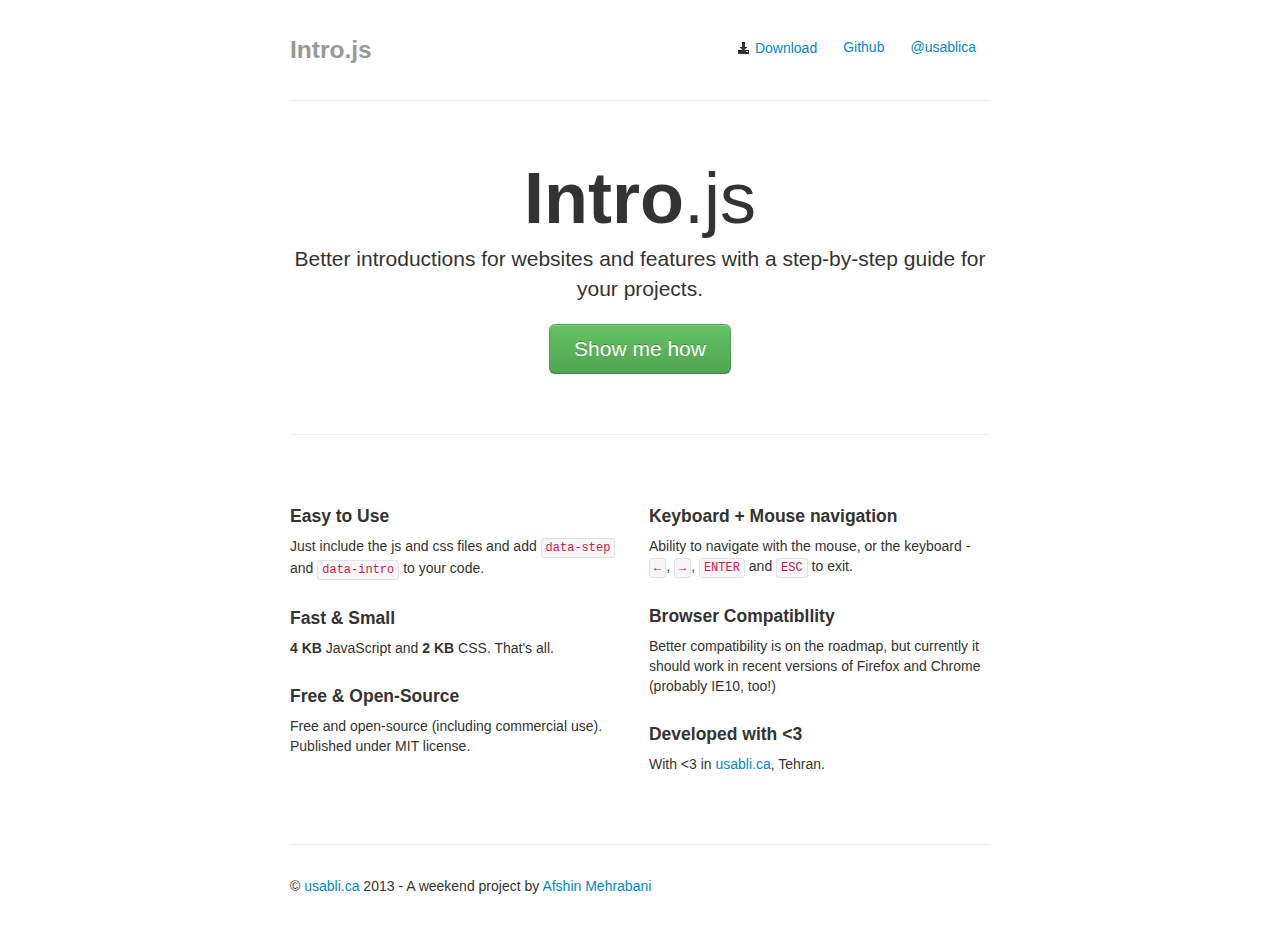
<file: js/plugins/intro/example/index.html>
<!DOCTYPE html>
<html lang="en">
  <head>
    <meta charset="utf-8">
    <title>Intro.js | Better introductions for websites and features with a step-by-step guide for your projects.</title>
    <meta name="viewport" content="width=device-width, initial-scale=1.0">
    <meta name="description" content="Intro.js - Better introductions for websites and features with a step-by-step guide for your projects.">
    <meta name="author" content="Afshin Mehrabani (@afshinmeh) in usabli.ca group">

    <!-- styles -->
    <link href="css/bootstrap.min.css" rel="stylesheet">
    <link href="css/demo.css" rel="stylesheet">

    <!-- Add IntroJs style -->
    <link href="../introjs.css" rel="stylesheet">
    <link href="css/bootstrap-responsive.min.css" rel="stylesheet">
  </head>

  <body>

    <div class="container-narrow">

      <div class="masthead">
        <ul class="nav nav-pills pull-right" data-step="5" data-intro="Get it, use it.">
          <li><a href="https://github.com/usablica/intro.js/tags"><i class='icon-black icon-download-alt'></i> Download</a></li>
          <li><a href="https://github.com/usablica/intro.js">Github</a></li>
          <li><a href="https://twitter.com/usablica">@usablica</a></li>
        </ul>
        <h3 class="muted">Intro.js</h3>
      </div>

      <hr>

      <div class="jumbotron">
        <h1>Intro<span style="font-weight: normal;">.js</span></h1>
        <p class="lead" data-step="4" data-intro="Let's try it. It's free and open-source." data-position='top'>Better introductions for websites and features with a step-by-step guide for your projects.</p>
        <a class="btn btn-large btn-success" href="javascript:void(0);" onclick="javascript:introJs().start();">Show me how</a>
      </div>

      <hr>

      <div class="row-fluid marketing">
        <div class="span6" data-step="2" data-intro="Ok, wasn't that fun?" data-position='right'>
          <h4>Easy to Use</h4>
          <p>Just include the js and css files and add <code>data-step</code> and <code>data-intro</code> to your code.</p>

          <h4>Fast &amp; Small</h4>
          <p><strong>4 KB</strong> JavaScript and <strong>2 KB</strong> CSS. That's all.</p>

          <h4>Free &amp; Open-Source</h4>
          <p>Free and open-source (including commercial use). Published under MIT license.</p>
        </div>

        <div class="span6" data-step="3" data-intro="More features, more fun."  data-position='left'>
          <h4>Keyboard + Mouse navigation</h4>
          <p>Ability to navigate with the mouse, or the keyboard - <code>←</code>, <code>→</code>, <code>ENTER</code> and <code>ESC</code> to exit.</p>

          <h4>Browser Compatibllity</h4>
          <p>Better compatibility is on the roadmap, but currently it should work in recent versions of Firefox and Chrome (probably IE10, too!)</p>
          <h4>Developed with &lt;3</h4>
          <p>With &lt;3 in <a href='http://usabli.ca/' target="_blank" title="usabli.ca group">usabli.ca</a>, Tehran.</p>
        </div>
      </div>

      <hr>

      <div class="footer">
        <p>&copy; <a href='http://usabli.ca/' target="_blank" title="usabli.ca group">usabli.ca</a> 2013 - A weekend project by <a href="http://afshinm.name/" target="_blank">Afshin Mehrabani</a></p>
      </div>

    </div>
    <script type="text/javascript" src="../intro.js"></script>
  </body>
</html>
</file>
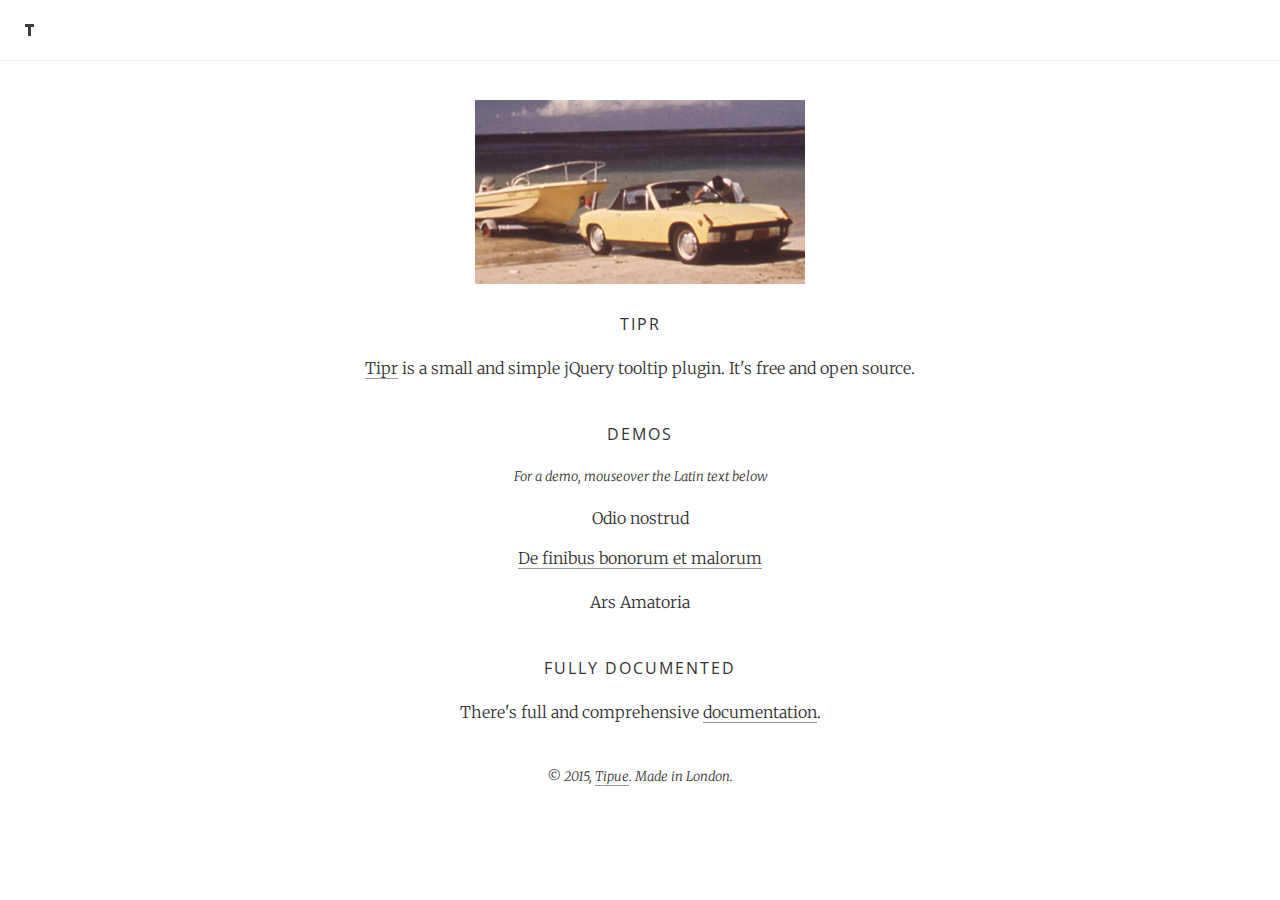
<file: js/plugins/tip/Tipr 2.0.1/index.html>
<!DOCTYPE html>

<html>
<head>
<meta http-equiv="Content-Type" content="text/html; charset=utf-8">
<title>Tipr</title>

<meta name="viewport" content="width=device-width, initial-scale=1, maximum-scale=1">

<link href="http://fonts.googleapis.com/css?family=Open+Sans:300,400|Merriweather:300,300italic" rel="stylesheet">

<script src="https://ajax.googleapis.com/ajax/libs/jquery/2.1.3/jquery.min.js"></script>

	<!-- Latest compiled and minified CSS -->
<link rel="stylesheet" href="https://maxcdn.bootstrapcdn.com/bootstrap/3.3.5/css/bootstrap.min.css">

<link rel="stylesheet" href="inc/normalize.css">
<link rel="stylesheet" href="inc/standard.css">

<link rel="stylesheet" type="text/css" href="tipr/tipr.css">
<script type="text/javascript" src="tipr/tipr.js"></script>

</head><body>


<!-- head -->


<div id="head"><div class="head_icon"><a href="http://www.tipue.com"><img src="img/head.png" alt="Tipue"></a></div></div>


<!-- body -->


<div class="center" style="padding-top: 100px;"><a href="http://www.tipue.com/tipr"><img src="img/front.png" alt="Tipr"></a></div>
<div class="center"><div class="inner" style="padding-top: 27px;"><h2>Tipr</h2></div></div>
<div class="center"><div class="inner norm" style="padding-top: 17px;">
<a href="http://www.tipue.com/tipr">Tipr</a> is a small and simple jQuery tooltip plugin. It's free and open source.
</div></div>

<div class="center"><div class="inner" style="padding-top: 39px;"><h2>Demos</h2></div></div>
<div class="center"><div class="inner ital" style="padding-top: 17px;">For a demo, mouseover the Latin text below</div></div>
<div class="center"><div class="inner norm" style="padding-top: 17px;"><div class="tip" data-tip="Lorem ipsum">Odio nostrud</div></div></div>
<div class="center"><div class="inner norm" style="padding-top: 13px;"><div class="tip" data-tip="Cicero"><a href="http://en.wikipedia.org/wiki/De_finibus_bonorum_et_malorum">De finibus bonorum et malorum</a></div></div></div>
<div class="center"><div class="inner norm" style="padding-top: 17px;"><div class="tip" data-mode="top" data-tip="Ovid">Ars Amatoria</div></div></div>

<div class="center"><div class="inner" style="padding-top: 39px;"><h2>Fully documented</h2></div></div>
<div class="center"><div class="inner norm" style="padding-top: 17px;">
There's full and comprehensive <a href="http://www.tipue.com/tipr">documentation</a>.
</div></div>

<div class="center ital" style="padding: 39px 0 30px 0;">&copy; 2015, <a href="http://www.tipue.com">Tipue</a>. Made in London.</div>

<script>
$(document).ready(function() {
     $('.tip').tipr();
});
</script>

</body>
</html>
</file>
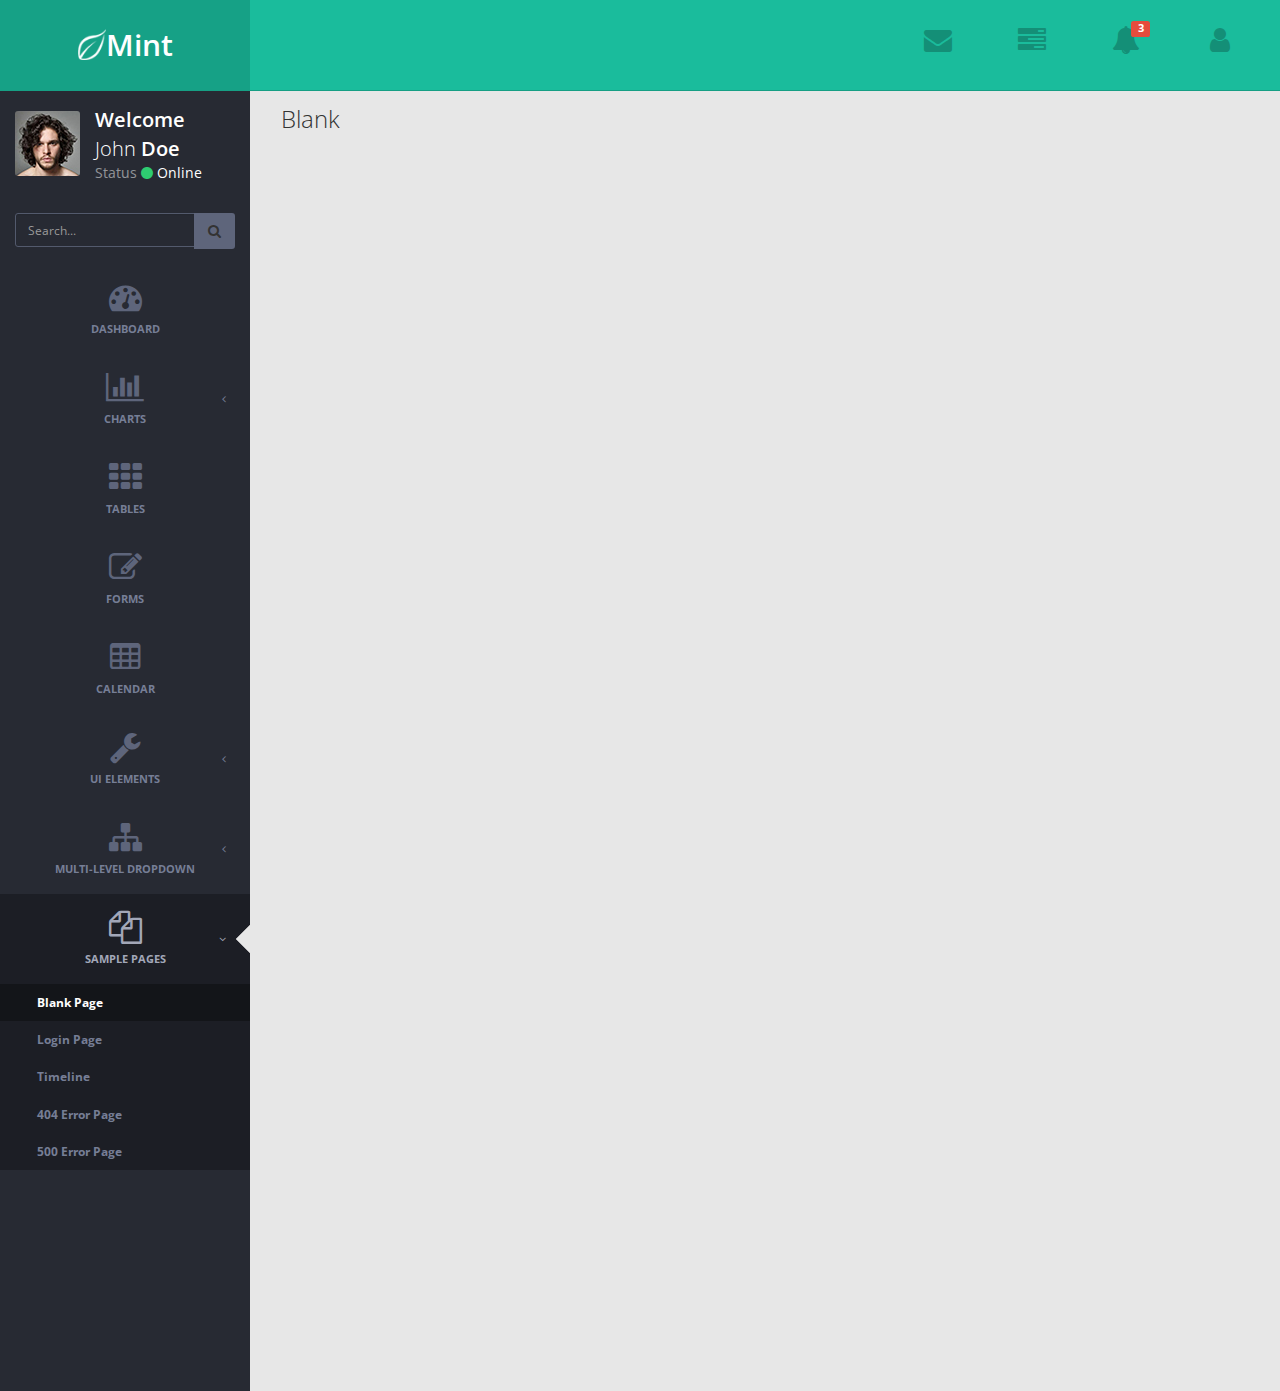
<file: TEMPLATE/blank.html>
<!DOCTYPE html>
<html>

<head>

    <title>Mint - Flat & Responsive Admin Dashboard</title>

    

    <meta name="viewport" content="width=device-width, height=device-height, initial-scale=1, maximum-scale=1, user-scalable=no" />

    <meta name="description" content="Mint by Grozav is a flat design approach towards Admin Dashboards. Intuitive, cutting-edge, clean and easy to use and customize, as every Application UI should be. " />

    <link rel="author" href="http://grozav.com" />

    <!-- Core CSS - Include with every page -->
    <link href="css/bootstrap.css" rel="stylesheet" />
    <link href="http://netdna.bootstrapcdn.com/font-awesome/4.0.3/css/font-awesome.min.css" rel="stylesheet" />

    <!-- Page-Level Plugin CSS - Blank -->

    <!-- Mint Admin CSS - Include with every page -->
    <link href="css/mint-admin.css" rel="stylesheet" />

<meta http-equiv="Content-Type" content="text/html; charset=utf-8" /></head>

    <body>

        <div id="wrapper">

            <nav class="navbar navbar-default navbar-static-top" role="navigation">
                <div class="navbar-header">
                    <button type="button" class="navbar-toggle" data-toggle="collapse" data-target=".sidebar-collapse">
                        <span class="sr-only">Toggle navigation</span>
                        <span class="icon-bar"></span>
                        <span class="icon-bar"></span>
                        <span class="icon-bar"></span>
                    </button>
                    <a class="navbar-brand" href="index.html"><img class="brand-logo" src="img/logo.png" alt="" />Mint</a>
                </div>
                <!-- /.navbar-header -->

                <ul class="nav navbar-top-links navbar-right">
                    <li class="dropdown">
                        <a class="dropdown-toggle" data-toggle="dropdown" href="#">
                            <i class="fa fa-envelope fa-2x fa-fw"></i>
                        </a>
                        <ul class="dropdown-menu dropdown-messages">
                            <li>
                                <a href="#">
                                    <img class="pull-left dropdown-messages-profile" src="img/profile-2.jpg" />
                                    <div>
                                        <strong>Lara Smith</strong>
                                        <span class="pull-right dropdown-messages-date text-muted">
                                            <em>Yesterday</em>
                                        </span>
                                    </div>
                                    <div class="dropdown-messages-message">Lorem ipsum dolor sit amet, consectetur adipiscing elit. Pellentesque eleifend...</div>
                                </a>
                            </li>
                            <li class="divider"></li>
                            <li>
                                <a href="#">
                                    <img class="pull-left dropdown-messages-profile" src="img/profile-3.jpg" />
                                    <div>
                                        <strong>Jack Black</strong>
                                        <span class="pull-right dropdown-messages-date text-muted">
                                            <em>Yesterday</em>
                                        </span>
                                    </div>
                                    <div class="dropdown-messages-message">Lorem ipsum dolor sit amet, consectetur adipiscing elit. Pellentesque eleifend...</div>
                                </a>
                            </li>
                            <li class="divider"></li>
                            <li>
                                <a href="#">
                                    <img class="pull-left dropdown-messages-profile" src="img/profile-4.jpg" />
                                    <div>
                                        <strong>Alex Smith</strong>
                                        <span class="pull-right dropdown-messages-date text-muted">
                                            <em>Yesterday</em>
                                        </span>
                                    </div>
                                    <div class="dropdown-messages-message">Lorem ipsum dolor sit amet, consectetur adipiscing elit. Pellentesque eleifend...</div>
                                </a>
                            </li>
                            <li class="divider"></li>
                            <li>
                                <a class="text-center" href="#">
                                    <strong>Read All Messages</strong>
                                    <i class="fa fa-angle-right"></i>
                                </a>
                            </li>
                        </ul>
                        <!-- /.dropdown-messages -->
                    </li>
                    <!-- /.dropdown -->
                    <li class="dropdown">
                        <a class="dropdown-toggle" data-toggle="dropdown" href="#">
                            <i class="fa fa-tasks fa-2x fa-fw"></i>
                        </a>
                        <ul class="dropdown-menu dropdown-tasks">
                            <li>
                                <a href="#">
                                    <div>
                                        <p>
                                            <strong>Task 1</strong>
                                            <span class="pull-right text-muted">40% Complete</span>
                                        </p>
                                        <div class="progress progress-slim progress-striped active">
                                            <div class="progress-bar progress-bar-success" role="progressbar" aria-valuenow="40" aria-valuemin="0" aria-valuemax="100" style="width: 40%">
                                                <span class="sr-only">40% Complete (success)</span>
                                            </div>
                                        </div>
                                    </div>
                                </a>
                            </li>
                            <li class="divider"></li>
                            <li>
                                <a href="#">
                                    <div>
                                        <p>
                                            <strong>Task 2</strong>
                                            <span class="pull-right text-muted">20% Complete</span>
                                        </p>
                                        <div class="progress progress-slim progress-striped active">
                                            <div class="progress-bar progress-bar-info" role="progressbar" aria-valuenow="20" aria-valuemin="0" aria-valuemax="100" style="width: 20%">
                                                <span class="sr-only">20% Complete</span>
                                            </div>
                                        </div>
                                    </div>
                                </a>
                            </li>
                            <li class="divider"></li>
                            <li>
                                <a href="#">
                                    <div>
                                        <p>
                                            <strong>Task 3</strong>
                                            <span class="pull-right text-muted">60% Complete</span>
                                        </p>
                                        <div class="progress progress-slim progress-striped active">
                                            <div class="progress-bar progress-bar-warning" role="progressbar" aria-valuenow="60" aria-valuemin="0" aria-valuemax="100" style="width: 60%">
                                                <span class="sr-only">60% Complete (warning)</span>
                                            </div>
                                        </div>
                                    </div>
                                </a>
                            </li>
                            <li class="divider"></li>
                            <li>
                                <a href="#">
                                    <div>
                                        <p>
                                            <strong>Task 4</strong>
                                            <span class="pull-right text-muted">80% Complete</span>
                                        </p>
                                        <div class="progress progress-slim progress-striped active">
                                            <div class="progress-bar progress-bar-danger" role="progressbar" aria-valuenow="80" aria-valuemin="0" aria-valuemax="100" style="width: 80%">
                                                <span class="sr-only">80% Complete (danger)</span>
                                            </div>
                                        </div>
                                    </div>
                                </a>
                            </li>
                            <li class="divider"></li>
                            <li>
                                <a class="text-center" href="#">
                                    <strong>See All Tasks</strong>
                                    <i class="fa fa-angle-right"></i>
                                </a>
                            </li>
                        </ul>
                        <!-- /.dropdown-tasks -->
                    </li>
                    <!-- /.dropdown -->
                    <li class="dropdown">
                        <a class="dropdown-toggle" data-toggle="dropdown" href="#">
                            <i class="fa fa-bell fa-2x fa-fw"></i><span class="notification-icon label label-danger">3</span>
                        </a>
                        <ul class="dropdown-menu dropdown-alerts">
                            <li>
                                <a href="#">
                                    <div>
                                        <i class="fa fa-comment fa-fw"></i> New Comment
                                        <span class="pull-right text-muted small">4 minutes ago</span>
                                    </div>
                                </a>
                            </li>
                            <li class="divider"></li>
                            <li>
                                <a href="#">
                                    <div>
                                        <i class="fa fa-twitter fa-fw"></i> 3 New Followers
                                        <span class="pull-right text-muted small">12 minutes ago</span>
                                    </div>
                                </a>
                            </li>
                            <li class="divider"></li>
                            <li>
                                <a href="#">
                                    <div>
                                        <i class="fa fa-envelope fa-fw"></i> Message Sent
                                        <span class="pull-right text-muted small">4 minutes ago</span>
                                    </div>
                                </a>
                            </li>
                            <li class="divider"></li>
                            <li>
                                <a href="#">
                                    <div>
                                        <i class="fa fa-tasks fa-fw"></i> New Task
                                        <span class="pull-right text-muted small">4 minutes ago</span>
                                    </div>
                                </a>
                            </li>
                            <li class="divider"></li>
                            <li>
                                <a href="#">
                                    <div>
                                        <i class="fa fa-upload fa-fw"></i> Server Rebooted
                                        <span class="pull-right text-muted small">4 minutes ago</span>
                                    </div>
                                </a>
                            </li>
                            <li class="divider"></li>
                            <li>
                                <a class="text-center" href="#">
                                    <strong>See All Alerts</strong>
                                    <i class="fa fa-angle-right"></i>
                                </a>
                            </li>
                        </ul>
                        <!-- /.dropdown-alerts -->
                    </li>
                    <!-- /.dropdown -->
                    <li class="dropdown">
                        <a class="dropdown-toggle" data-toggle="dropdown" href="#">
                            <i class="fa fa-user  fa-2x fa-fw"></i>
                        </a>
                        <ul class="dropdown-menu dropdown-user">
                            <li><a href="#"><i class="fa fa-user fa-fw"></i> User Profile</a>
                            </li>
                            <li><a href="#"><i class="fa fa-gear fa-fw"></i> Settings</a>
                            </li>
                            <li class="divider"></li>
                            <li><a href="login.html"><i class="fa fa-sign-out fa-fw"></i> Logout</a>
                            </li>
                        </ul>
                        <!-- /.dropdown-user -->
                    </li>
                    <!-- /.dropdown -->
                </ul>
                <!-- /.navbar-top-links -->

            </nav>
            <!-- /.navbar-static-top -->

            <nav class="navbar-default navbar-static-side" role="navigation">
                <div class="sidebar-collapse">
                    <ul class="nav" id="side-menu">
                        <li>
                            <div class="user-info-wrapper">	
                                <div class="user-info-profile-image">
                                    <img src="img/profile-1.jpg" alt="" width="65" height="65" />
                                </div>
                                <div class="user-info">
                                    <div class="user-welcome">Welcome</div>
                                    <div class="username">John <strong>Doe</strong></div>
                                    <div class="status">Status <span class="status-now"><i class="fa fa-circle text-emerald fa"></i> Online</span> </div>
                                </div>
                            </div>
                        </li>
                        <li class="sidebar-search">
                            <div class="input-group custom-search-form">
                                <input type="text" class="form-control" placeholder="Search..." />
                                <span class="input-group-btn">
                                    <button class="btn btn-default" type="button">
                                        <i class="fa fa-search"></i>
                                    </button>
                                </span>
                            </div>
                            <!-- /input-group -->
                        </li>
                        <li>
                            <a href="index.html"><i class="fa fa-dashboard fa-fw fa-3x"></i> Dashboard</a>
                        </li>
                        <li>
                            <a href="#"><i class="fa fa-bar-chart-o fa-fw fa-3x"></i> Charts<span class="fa arrow"></span></a>
                            <ul class="nav nav-second-level">
                                <li>
                                    <a href="flot.html">Flot Charts</a>
                                </li>
                                <li>
                                    <a href="morris.html">Morris.js Charts</a>
                                </li>
                            </ul>
                            <!-- /.nav-second-level -->
                        </li>
                        <li>
                            <a href="tables.html"><i class="fa fa-th fa-fw fa-3x"></i> Tables</a>
                        </li>
                        <li>
                            <a href="forms.html"><i class="fa fa-edit fa-fw fa-3x"></i> Forms</a>
                        </li>
                        <li>
                            <a href="fullcalendar.html"><i class="fa fa-table fa-fw fa-3x"></i> Calendar</a>
                        </li>
                        <li>
                            <a href="#"><i class="fa fa-wrench fa-fw fa-3x"></i> UI Elements<span class="fa arrow"></span></a>
                            <ul class="nav nav-second-level">
                                <li>
                                    <a href="panels-wells.html">Panels and Wells</a>
                                </li>
                                <li>
                                    <a href="buttons.html">Buttons</a>
                                </li>
                                <li>
                                    <a href="notifications.html">Notifications</a>
                                </li>
                                <li>
                                    <a href="typography.html">Typography</a>
                                </li>
                                <li>
                                    <a href="fontawesome.html">Icons</a>
                                </li>
                                <li>
                                    <a href="grid.html">Grid</a>
                                </li>
                            </ul>
                            <!-- /.nav-second-level -->
                        </li>
                        <li>
                            <a href="#"><i class="fa fa-sitemap fa-fw fa-3x"></i> Multi-Level Dropdown<span class="fa arrow"></span></a>
                            <ul class="nav nav-second-level">
                                <li>
                                    <a href="#">Second Level Item</a>
                                </li>
                                <li>
                                    <a href="#">Second Level Item</a>
                                </li>
                                <li>
                                    <a href="#">Third Level <span class="fa arrow"></span></a>
                                    <ul class="nav nav-third-level">
                                        <li>
                                            <a href="#">Third Level Item</a>
                                        </li>
                                        <li>
                                            <a href="#">Third Level Item</a>
                                        </li>
                                        <li>
                                            <a href="#">Third Level Item</a>
                                        </li>
                                        <li>
                                            <a href="#">Third Level Item</a>
                                        </li>
                                    </ul>
                                    <!-- /.nav-third-level -->
                                </li>
                            </ul>
                            <!-- /.nav-second-level -->
                        </li>
                        <li class="active">
                            <a class="active" href="#"><i class="fa fa-files-o fa-fw fa-3x"></i> Sample Pages<span class="fa arrow"></span></a>
                            <ul class="nav nav-second-level">
                                <li>
                                    <a class="active" href="blank.html">Blank Page</a>
                                </li>
                                <li>
                                    <a href="login.html">Login Page</a>
                                </li>
                                <li>
                                    <a href="timeline.html">Timeline</a>
                                </li>
                                <li>
                                    <a href="404.html">404 Error Page</a>
                                </li>
                                <li>
                                    <a href="500.html">500 Error Page</a>
                                </li>
                            </ul>
                            <!-- /.nav-second-level -->
                        </li>
                    </ul>
                    <!-- /#side-menu -->
                </div>
                <!-- /.sidebar-collapse -->
            </nav>
            <!-- /.navbar-static-side -->

            <div id="page-wrapper">
                <div class="row">
                    <div class="col-lg-12">
                        <h3 class="page-header">Blank</h3>
                    </div>
                    <!-- /.col-lg-12 -->
                </div>
                <!-- /.row -->
            </div>
            <!-- /#page-wrapper -->

        </div>
        <!-- /#wrapper -->

        <!-- Core Scripts - Include with every page -->
        <script src="js/jquery-1.10.2.js"></script>
        <script src="js/bootstrap.min.js"></script>
        <script src="js/plugins/metisMenu/jquery.metisMenu.js"></script>

        <!-- Page-Level Plugin Scripts - Blank -->

        <!-- Mint Admin Scripts - Include with every page -->
        <script src="js/mint-admin.js"></script>

        <!-- Page-Level Demo Scripts - Blank - Use for reference -->

    </body>

</html>
</file>
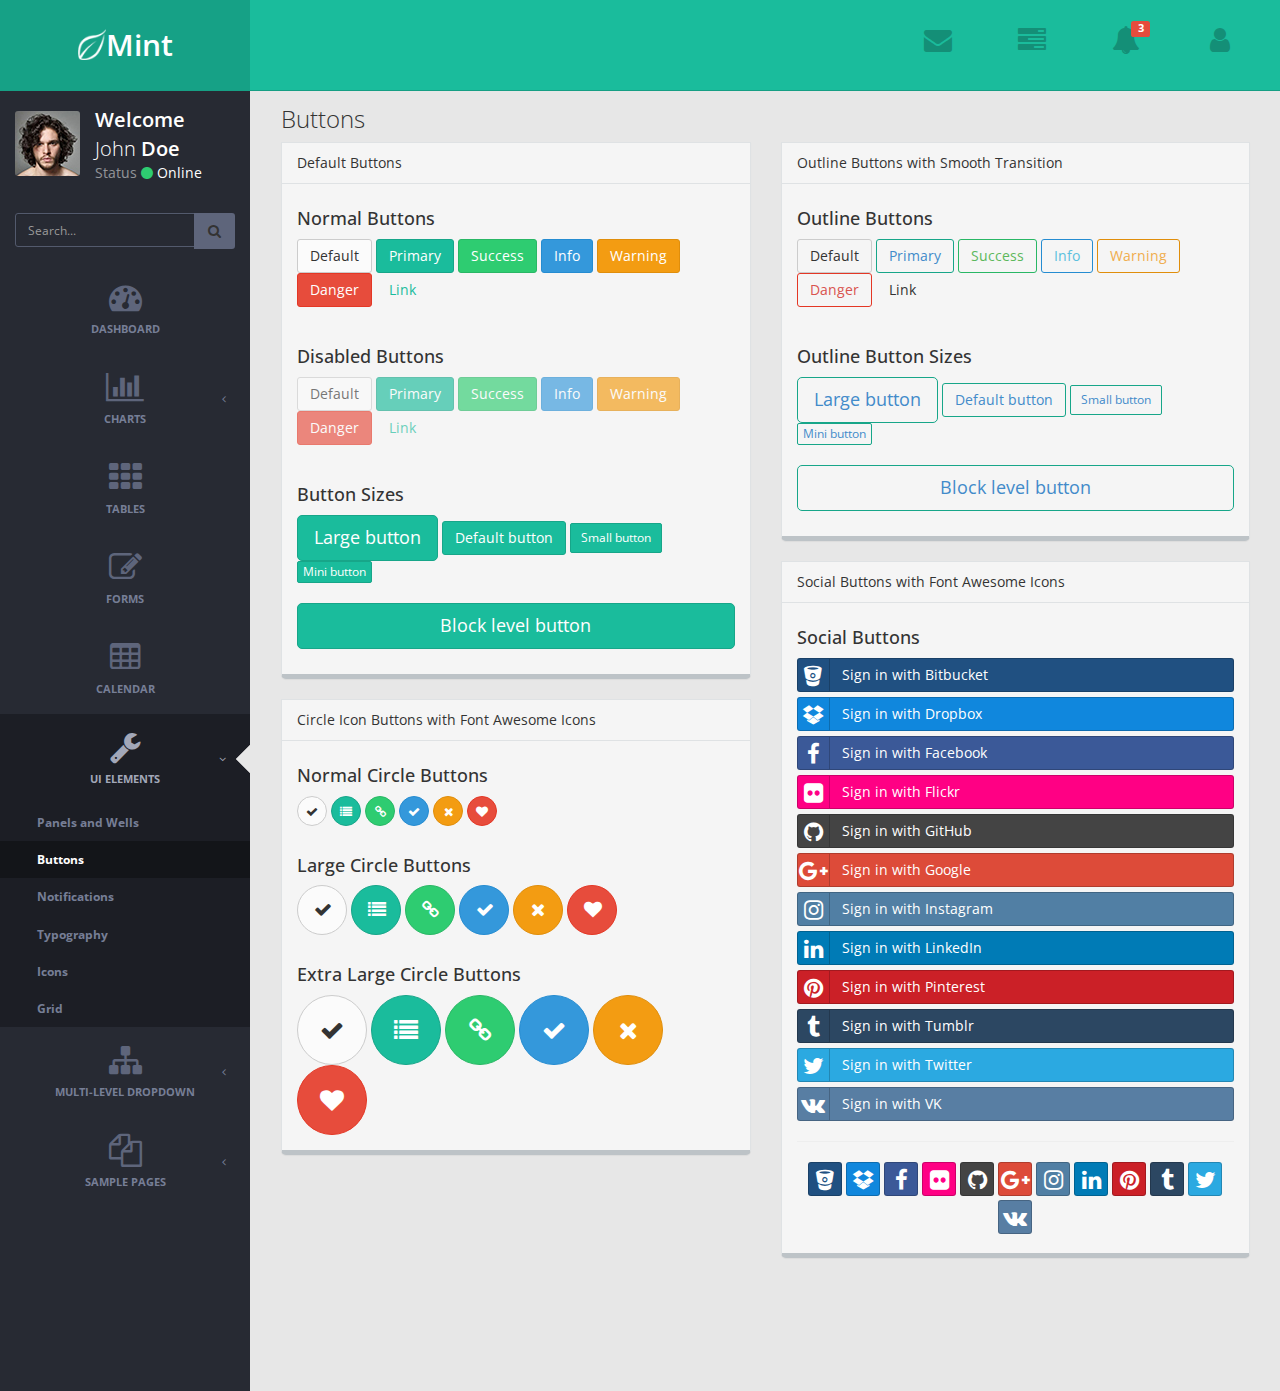
<file: TEMPLATE/buttons.html>
<!DOCTYPE html>
<html>

    <head>
        <title>Mint - Flat & Responsive Admin Dashboard</title>

        

        <meta name="viewport" content="width=device-width, height=device-height, initial-scale=1, maximum-scale=1, user-scalable=no" />

        <meta name="description" content="Mint by Grozav is a flat design approach towards Admin Dashboards. Intuitive, cutting-edge, clean and easy to use and customize, as every Application UI should be. " />

        <link rel="author" href="http://grozav.com" />
        <!-- Core CSS - Include with every page -->
        <link href="css/bootstrap.css" rel="stylesheet" />
        <link href="http://netdna.bootstrapcdn.com/font-awesome/4.0.3/css/font-awesome.min.css" rel="stylesheet" />

        <!-- Page-Level Plugin CSS - Buttons -->
        <link href="css/plugins/social-buttons/social-buttons.css" rel="stylesheet" />

        <!-- Mint Admin CSS - Include with every page -->
        <link href="css/mint-admin.css" rel="stylesheet" />

    <meta http-equiv="Content-Type" content="text/html; charset=utf-8" /></head>

    <body>

        <div id="wrapper">

            <nav class="navbar navbar-default navbar-static-top" role="navigation">
                <div class="navbar-header">
                    <button type="button" class="navbar-toggle" data-toggle="collapse" data-target=".sidebar-collapse">
                        <span class="sr-only">Toggle navigation</span>
                        <span class="icon-bar"></span>
                        <span class="icon-bar"></span>
                        <span class="icon-bar"></span>
                    </button>
                    <a class="navbar-brand" href="index.html"><img class="brand-logo" src="img/logo.png" alt="" />Mint</a>
                </div>
                <!-- /.navbar-header -->

                <ul class="nav navbar-top-links navbar-right">
                    <li class="dropdown">
                        <a class="dropdown-toggle" data-toggle="dropdown" href="#">
                            <i class="fa fa-envelope fa-2x fa-fw"></i>
                        </a>
                        <ul class="dropdown-menu dropdown-messages">
                            <li>
                                <a href="#">
                                    <img class="pull-left dropdown-messages-profile" src="img/profile-2.jpg" />
                                    <div>
                                        <strong>Lara Smith</strong>
                                        <span class="pull-right dropdown-messages-date text-muted">
                                            <em>Yesterday</em>
                                        </span>
                                    </div>
                                    <div class="dropdown-messages-message">Lorem ipsum dolor sit amet, consectetur adipiscing elit. Pellentesque eleifend...</div>
                                </a>
                            </li>
                            <li class="divider"></li>
                            <li>
                                <a href="#">
                                    <img class="pull-left dropdown-messages-profile" src="img/profile-3.jpg" />
                                    <div>
                                        <strong>Jack Black</strong>
                                        <span class="pull-right dropdown-messages-date text-muted">
                                            <em>Yesterday</em>
                                        </span>
                                    </div>
                                    <div class="dropdown-messages-message">Lorem ipsum dolor sit amet, consectetur adipiscing elit. Pellentesque eleifend...</div>
                                </a>
                            </li>
                            <li class="divider"></li>
                            <li>
                                <a href="#">
                                    <img class="pull-left dropdown-messages-profile" src="img/profile-4.jpg" />
                                    <div>
                                        <strong>Alex Smith</strong>
                                        <span class="pull-right dropdown-messages-date text-muted">
                                            <em>Yesterday</em>
                                        </span>
                                    </div>
                                    <div class="dropdown-messages-message">Lorem ipsum dolor sit amet, consectetur adipiscing elit. Pellentesque eleifend...</div>
                                </a>
                            </li>
                            <li class="divider"></li>
                            <li>
                                <a class="text-center" href="#">
                                    <strong>Read All Messages</strong>
                                    <i class="fa fa-angle-right"></i>
                                </a>
                            </li>
                        </ul>
                        <!-- /.dropdown-messages -->
                    </li>
                    <!-- /.dropdown -->
                    <li class="dropdown">
                        <a class="dropdown-toggle" data-toggle="dropdown" href="#">
                            <i class="fa fa-tasks fa-2x fa-fw"></i>
                        </a>
                        <ul class="dropdown-menu dropdown-tasks">
                            <li>
                                <a href="#">
                                    <div>
                                        <p>
                                            <strong>Task 1</strong>
                                            <span class="pull-right text-muted">40% Complete</span>
                                        </p>
                                        <div class="progress progress-slim progress-striped active">
                                            <div class="progress-bar progress-bar-success" role="progressbar" aria-valuenow="40" aria-valuemin="0" aria-valuemax="100" style="width: 40%">
                                                <span class="sr-only">40% Complete (success)</span>
                                            </div>
                                        </div>
                                    </div>
                                </a>
                            </li>
                            <li class="divider"></li>
                            <li>
                                <a href="#">
                                    <div>
                                        <p>
                                            <strong>Task 2</strong>
                                            <span class="pull-right text-muted">20% Complete</span>
                                        </p>
                                        <div class="progress progress-slim progress-striped active">
                                            <div class="progress-bar progress-bar-info" role="progressbar" aria-valuenow="20" aria-valuemin="0" aria-valuemax="100" style="width: 20%">
                                                <span class="sr-only">20% Complete</span>
                                            </div>
                                        </div>
                                    </div>
                                </a>
                            </li>
                            <li class="divider"></li>
                            <li>
                                <a href="#">
                                    <div>
                                        <p>
                                            <strong>Task 3</strong>
                                            <span class="pull-right text-muted">60% Complete</span>
                                        </p>
                                        <div class="progress progress-slim progress-striped active">
                                            <div class="progress-bar progress-bar-warning" role="progressbar" aria-valuenow="60" aria-valuemin="0" aria-valuemax="100" style="width: 60%">
                                                <span class="sr-only">60% Complete (warning)</span>
                                            </div>
                                        </div>
                                    </div>
                                </a>
                            </li>
                            <li class="divider"></li>
                            <li>
                                <a href="#">
                                    <div>
                                        <p>
                                            <strong>Task 4</strong>
                                            <span class="pull-right text-muted">80% Complete</span>
                                        </p>
                                        <div class="progress progress-slim progress-striped active">
                                            <div class="progress-bar progress-bar-danger" role="progressbar" aria-valuenow="80" aria-valuemin="0" aria-valuemax="100" style="width: 80%">
                                                <span class="sr-only">80% Complete (danger)</span>
                                            </div>
                                        </div>
                                    </div>
                                </a>
                            </li>
                            <li class="divider"></li>
                            <li>
                                <a class="text-center" href="#">
                                    <strong>See All Tasks</strong>
                                    <i class="fa fa-angle-right"></i>
                                </a>
                            </li>
                        </ul>
                        <!-- /.dropdown-tasks -->
                    </li>
                    <!-- /.dropdown -->
                    <li class="dropdown">
                        <a class="dropdown-toggle" data-toggle="dropdown" href="#">
                            <i class="fa fa-bell fa-2x fa-fw"></i><span class="notification-icon label label-danger">3</span>
                        </a>
                        <ul class="dropdown-menu dropdown-alerts">
                            <li>
                                <a href="#">
                                    <div>
                                        <i class="fa fa-comment fa-fw"></i> New Comment
                                        <span class="pull-right text-muted small">4 minutes ago</span>
                                    </div>
                                </a>
                            </li>
                            <li class="divider"></li>
                            <li>
                                <a href="#">
                                    <div>
                                        <i class="fa fa-twitter fa-fw"></i> 3 New Followers
                                        <span class="pull-right text-muted small">12 minutes ago</span>
                                    </div>
                                </a>
                            </li>
                            <li class="divider"></li>
                            <li>
                                <a href="#">
                                    <div>
                                        <i class="fa fa-envelope fa-fw"></i> Message Sent
                                        <span class="pull-right text-muted small">4 minutes ago</span>
                                    </div>
                                </a>
                            </li>
                            <li class="divider"></li>
                            <li>
                                <a href="#">
                                    <div>
                                        <i class="fa fa-tasks fa-fw"></i> New Task
                                        <span class="pull-right text-muted small">4 minutes ago</span>
                                    </div>
                                </a>
                            </li>
                            <li class="divider"></li>
                            <li>
                                <a href="#">
                                    <div>
                                        <i class="fa fa-upload fa-fw"></i> Server Rebooted
                                        <span class="pull-right text-muted small">4 minutes ago</span>
                                    </div>
                                </a>
                            </li>
                            <li class="divider"></li>
                            <li>
                                <a class="text-center" href="#">
                                    <strong>See All Alerts</strong>
                                    <i class="fa fa-angle-right"></i>
                                </a>
                            </li>
                        </ul>
                        <!-- /.dropdown-alerts -->
                    </li>
                    <!-- /.dropdown -->
                    <li class="dropdown">
                        <a class="dropdown-toggle" data-toggle="dropdown" href="#">
                            <i class="fa fa-user  fa-2x fa-fw"></i>
                        </a>
                        <ul class="dropdown-menu dropdown-user">
                            <li><a href="#"><i class="fa fa-user fa-fw"></i> User Profile</a>
                            </li>
                            <li><a href="#"><i class="fa fa-gear fa-fw"></i> Settings</a>
                            </li>
                            <li class="divider"></li>
                            <li><a href="login.html"><i class="fa fa-sign-out fa-fw"></i> Logout</a>
                            </li>
                        </ul>
                        <!-- /.dropdown-user -->
                    </li>
                    <!-- /.dropdown -->
                </ul>
                <!-- /.navbar-top-links -->

            </nav>
            <!-- /.navbar-static-top -->

            <nav class="navbar-default navbar-static-side" role="navigation">
                <div class="sidebar-collapse">
                    <ul class="nav" id="side-menu">
                        <li>
                            <div class="user-info-wrapper">	
                                <div class="user-info-profile-image">
                                    <img src="img/profile-1.jpg" alt="" width="65" height="65" />
                                </div>
                                <div class="user-info">
                                    <div class="user-welcome">Welcome</div>
                                    <div class="username">John <strong>Doe</strong></div>
                                    <div class="status">Status <span class="status-now"><i class="fa fa-circle text-emerald fa"></i> Online</span> </div>
                                </div>
                            </div>
                        </li>
                        <li class="sidebar-search">
                            <div class="input-group custom-search-form">
                                <input type="text" class="form-control" placeholder="Search..." />
                                <span class="input-group-btn">
                                    <button class="btn btn-default" type="button">
                                        <i class="fa fa-search"></i>
                                    </button>
                                </span>
                            </div>
                            <!-- /input-group -->
                        </li>
                        <li>
                            <a href="index.html"><i class="fa fa-dashboard fa-fw fa-3x"></i> Dashboard</a>
                        </li>
                        <li>
                            <a href="#"><i class="fa fa-bar-chart-o fa-fw fa-3x"></i> Charts<span class="fa arrow"></span></a>
                            <ul class="nav nav-second-level">
                                <li>
                                    <a href="flot.html">Flot Charts</a>
                                </li>
                                <li>
                                    <a href="morris.html">Morris.js Charts</a>
                                </li>
                            </ul>
                            <!-- /.nav-second-level -->
                        </li>
                        <li>
                            <a href="tables.html"><i class="fa fa-th fa-fw fa-3x"></i> Tables</a>
                        </li>
                        <li>
                            <a href="forms.html"><i class="fa fa-edit fa-fw fa-3x"></i> Forms</a>
                        </li>
                        <li>
                            <a href="fullcalendar.html"><i class="fa fa-table fa-fw fa-3x"></i> Calendar</a>
                        </li>
                        <li class="active">
                            <a class="active" href="#"><i class="fa fa-wrench fa-fw fa-3x"></i> UI Elements<span class="fa arrow"></span></a>
                            <ul class="nav nav-second-level">
                                <li>
                                    <a href="panels-wells.html">Panels and Wells</a>
                                </li>
                                <li>
                                    <a class="active" href="buttons.html">Buttons</a>
                                </li>
                                <li>
                                    <a href="notifications.html">Notifications</a>
                                </li>
                                <li>
                                    <a href="typography.html">Typography</a>
                                </li>
                                <li>
                                    <a href="fontawesome.html">Icons</a>
                                </li>
                                <li>
                                    <a href="grid.html">Grid</a>
                                </li>
                            </ul>
                            <!-- /.nav-second-level -->
                        </li>
                        <li>
                            <a href="#"><i class="fa fa-sitemap fa-fw fa-3x"></i> Multi-Level Dropdown<span class="fa arrow"></span></a>
                            <ul class="nav nav-second-level">
                                <li>
                                    <a href="#">Second Level Item</a>
                                </li>
                                <li>
                                    <a href="#">Second Level Item</a>
                                </li>
                                <li>
                                    <a href="#">Third Level <span class="fa arrow"></span></a>
                                    <ul class="nav nav-third-level">
                                        <li>
                                            <a href="#">Third Level Item</a>
                                        </li>
                                        <li>
                                            <a href="#">Third Level Item</a>
                                        </li>
                                        <li>
                                            <a href="#">Third Level Item</a>
                                        </li>
                                        <li>
                                            <a href="#">Third Level Item</a>
                                        </li>
                                    </ul>
                                    <!-- /.nav-third-level -->
                                </li>
                            </ul>
                            <!-- /.nav-second-level -->
                        </li>
                        <li>
                            <a href="#"><i class="fa fa-files-o fa-fw fa-3x"></i> Sample Pages<span class="fa arrow"></span></a>
                            <ul class="nav nav-second-level">
                                <li>
                                    <a href="blank.html">Blank Page</a>
                                </li>
                                <li>
                                    <a href="login.html">Login Page</a>
                                </li>
                                <li>
                                    <a href="timeline.html">Timeline</a>
                                </li>
                                <li>
                                    <a href="404.html">404 Error Page</a>
                                </li>
                                <li>
                                    <a href="500.html">500 Error Page</a>
                                </li>
                            </ul>
                            <!-- /.nav-second-level -->
                        </li>
                    </ul>
                    <!-- /#side-menu -->
                </div>
                <!-- /.sidebar-collapse -->
            </nav>
            <!-- /.navbar-static-side -->

            <div id="page-wrapper">
                <div class="row">
                    <div class="col-lg-12">
                        <h3 class="page-header">Buttons</h3>
                    </div>
                    <!-- /.col-lg-12 -->
                </div>
                <!-- /.row -->
                <div class="row">
                    <div class="col-lg-6">
                        <div class="panel panel-default">
                            <div class="panel-heading">
                                Default Buttons
                            </div>
                            <!-- /.panel-heading -->
                            <div class="panel-body">
                                <h4>Normal Buttons</h4>
                                <p>
                                    <button type="button" class="btn btn-default">Default</button>
                                    <button type="button" class="btn btn-primary">Primary</button>
                                    <button type="button" class="btn btn-success">Success</button>
                                    <button type="button" class="btn btn-info">Info</button>
                                    <button type="button" class="btn btn-warning">Warning</button>
                                    <button type="button" class="btn btn-danger">Danger</button>
                                    <button type="button" class="btn btn-link">Link</button>
                                </p>
                                <br />
                                <h4>Disabled Buttons</h4>
                                <p>
                                    <button type="button" class="btn btn-default disabled">Default</button>
                                    <button type="button" class="btn btn-primary disabled">Primary</button>
                                    <button type="button" class="btn btn-success disabled">Success</button>
                                    <button type="button" class="btn btn-info disabled">Info</button>
                                    <button type="button" class="btn btn-warning disabled">Warning</button>
                                    <button type="button" class="btn btn-danger disabled">Danger</button>
                                    <button type="button" class="btn btn-link disabled">Link</button>
                                </p>
                                <br />
                                <h4>Button Sizes</h4>
                                <p>
                                    <button type="button" class="btn btn-primary btn-lg">Large button</button>
                                    <button type="button" class="btn btn-primary">Default button</button>
                                    <button type="button" class="btn btn-primary btn-sm">Small button</button>
                                    <button type="button" class="btn btn-primary btn-xs">Mini button</button>
                                    <br />
                                    <br />
                                    <button type="button" class="btn btn-primary btn-lg btn-block">Block level button</button>
                                </p>
                            </div>
                            <!-- /.panel-body -->
                        </div>
                        <!-- /.panel -->
                        <div class="panel panel-default">
                            <div class="panel-heading">
                                Circle Icon Buttons with Font Awesome Icons
                            </div>
                            <!-- /.panel-heading -->
                            <div class="panel-body">
                                <h4>Normal Circle Buttons</h4>
                                <button type="button" class="btn btn-default btn-circle"><i class="fa fa-check"></i>
                                </button>
                                <button type="button" class="btn btn-primary btn-circle"><i class="fa fa-list"></i>
                                </button>
                                <button type="button" class="btn btn-success btn-circle"><i class="fa fa-link"></i>
                                </button>
                                <button type="button" class="btn btn-info btn-circle"><i class="fa fa-check"></i>
                                </button>
                                <button type="button" class="btn btn-warning btn-circle"><i class="fa fa-times"></i>
                                </button>
                                <button type="button" class="btn btn-danger btn-circle"><i class="fa fa-heart"></i>
                                </button>
                                <br />
                                <br />
                                <h4>Large Circle Buttons</h4>
                                <button type="button" class="btn btn-default btn-circle btn-lg"><i class="fa fa-check"></i>
                                </button>
                                <button type="button" class="btn btn-primary btn-circle btn-lg"><i class="fa fa-list"></i>
                                </button>
                                <button type="button" class="btn btn-success btn-circle btn-lg"><i class="fa fa-link"></i>
                                </button>
                                <button type="button" class="btn btn-info btn-circle btn-lg"><i class="fa fa-check"></i>
                                </button>
                                <button type="button" class="btn btn-warning btn-circle btn-lg"><i class="fa fa-times"></i>
                                </button>
                                <button type="button" class="btn btn-danger btn-circle btn-lg"><i class="fa fa-heart"></i>
                                </button>
                                <br />
                                <br />
                                <h4>Extra Large Circle Buttons</h4>
                                <button type="button" class="btn btn-default btn-circle btn-xl"><i class="fa fa-check"></i>
                                </button>
                                <button type="button" class="btn btn-primary btn-circle btn-xl"><i class="fa fa-list"></i>
                                </button>
                                <button type="button" class="btn btn-success btn-circle btn-xl"><i class="fa fa-link"></i>
                                </button>
                                <button type="button" class="btn btn-info btn-circle btn-xl"><i class="fa fa-check"></i>
                                </button>
                                <button type="button" class="btn btn-warning btn-circle btn-xl"><i class="fa fa-times"></i>
                                </button>
                                <button type="button" class="btn btn-danger btn-circle btn-xl"><i class="fa fa-heart"></i>
                                </button>
                            </div>
                            <!-- /.panel-body -->
                        </div>
                        <!-- /.panel -->
                    </div>
                    <!-- /.col-lg-6 -->
                    <div class="col-lg-6">
                        <div class="panel panel-default">
                            <div class="panel-heading">
                                Outline Buttons with Smooth Transition
                            </div>
                            <!-- /.panel-heading -->
                            <div class="panel-body">
                                <h4>Outline Buttons</h4>
                                <p>
                                    <button type="button" class="btn btn-outline btn-default">Default</button>
                                    <button type="button" class="btn btn-outline btn-primary">Primary</button>
                                    <button type="button" class="btn btn-outline btn-success">Success</button>
                                    <button type="button" class="btn btn-outline btn-info">Info</button>
                                    <button type="button" class="btn btn-outline btn-warning">Warning</button>
                                    <button type="button" class="btn btn-outline btn-danger">Danger</button>
                                    <button type="button" class="btn btn-outline btn-link">Link</button>
                                </p>
                                <br />
                                <h4>Outline Button Sizes</h4>
                                <p>
                                    <button type="button" class="btn btn-outline btn-primary btn-lg">Large button</button>
                                    <button type="button" class="btn btn-outline btn-primary">Default button</button>
                                    <button type="button" class="btn btn-outline btn-primary btn-sm">Small button</button>
                                    <button type="button" class="btn btn-outline btn-primary btn-xs">Mini button</button>
                                    <br />
                                    <br />
                                    <button type="button" class="btn btn-outline btn-primary btn-lg btn-block">Block level button</button>
                                </p>
                            </div>
                            <!-- /.panel-body -->
                        </div>
                        <!-- /.panel -->
                        <div class="panel panel-default">
                            <div class="panel-heading">
                                Social Buttons with Font Awesome Icons
                            </div>
                            <!-- /.panel-heading -->
                            <div class="panel-body">
                                <h4>Social Buttons</h4>
                                <a class="btn btn-block btn-social btn-bitbucket">
                                    <i class="fa fa-bitbucket"></i> Sign in with Bitbucket
                                </a>
                                <a class="btn btn-block btn-social btn-dropbox">
                                    <i class="fa fa-dropbox"></i> Sign in with Dropbox
                                </a>
                                <a class="btn btn-block btn-social btn-facebook">
                                    <i class="fa fa-facebook"></i> Sign in with Facebook
                                </a>
                                <a class="btn btn-block btn-social btn-flickr">
                                    <i class="fa fa-flickr"></i> Sign in with Flickr
                                </a>
                                <a class="btn btn-block btn-social btn-github">
                                    <i class="fa fa-github"></i> Sign in with GitHub
                                </a>
                                <a class="btn btn-block btn-social btn-google-plus">
                                    <i class="fa fa-google-plus"></i> Sign in with Google
                                </a>
                                <a class="btn btn-block btn-social btn-instagram">
                                    <i class="fa fa-instagram"></i> Sign in with Instagram
                                </a>
                                <a class="btn btn-block btn-social btn-linkedin">
                                    <i class="fa fa-linkedin"></i> Sign in with LinkedIn
                                </a>
                                <a class="btn btn-block btn-social btn-pinterest">
                                    <i class="fa fa-pinterest"></i> Sign in with Pinterest
                                </a>
                                <a class="btn btn-block btn-social btn-tumblr">
                                    <i class="fa fa-tumblr"></i> Sign in with Tumblr
                                </a>
                                <a class="btn btn-block btn-social btn-twitter">
                                    <i class="fa fa-twitter"></i> Sign in with Twitter
                                </a>
                                <a class="btn btn-block btn-social btn-vk">
                                    <i class="fa fa-vk"></i> Sign in with VK
                                </a>

                                <hr />

                                <div class="text-center">
                                    <a class="btn btn-social-icon btn-bitbucket"><i class="fa fa-bitbucket"></i></a>
                                    <a class="btn btn-social-icon btn-dropbox"><i class="fa fa-dropbox"></i></a>
                                    <a class="btn btn-social-icon btn-facebook"><i class="fa fa-facebook"></i></a>
                                    <a class="btn btn-social-icon btn-flickr"><i class="fa fa-flickr"></i></a>
                                    <a class="btn btn-social-icon btn-github"><i class="fa fa-github"></i></a>
                                    <a class="btn btn-social-icon btn-google-plus"><i class="fa fa-google-plus"></i></a>
                                    <a class="btn btn-social-icon btn-instagram"><i class="fa fa-instagram"></i></a>
                                    <a class="btn btn-social-icon btn-linkedin"><i class="fa fa-linkedin"></i></a>
                                    <a class="btn btn-social-icon btn-pinterest"><i class="fa fa-pinterest"></i></a>
                                    <a class="btn btn-social-icon btn-tumblr"><i class="fa fa-tumblr"></i></a>
                                    <a class="btn btn-social-icon btn-twitter"><i class="fa fa-twitter"></i></a>
                                    <a class="btn btn-social-icon btn-vk"><i class="fa fa-vk"></i></a>
                                </div>
                            </div>
                            <!-- /.panel-body -->
                        </div>
                        <!-- /.panel -->
                    </div>
                    <!-- /.col-lg-6 -->
                </div>
                <!-- /.row -->
            </div>
            <!-- /#page-wrapper -->

        </div>
        <!-- /#wrapper -->

        <!-- Core Scripts - Include with every page -->
        <script src="js/jquery-1.10.2.js"></script>
        <script src="js/bootstrap.min.js"></script>
        <script src="js/plugins/metisMenu/jquery.metisMenu.js"></script>

        <!-- Page-Level Plugin Scripts - Buttons -->

        <!-- Mint Admin Scripts - Include with every page -->
        <script src="js/mint-admin.js"></script>

        <!-- Page-Level Demo Scripts - Buttons - Use for reference -->

    </body>

</html>
</file>
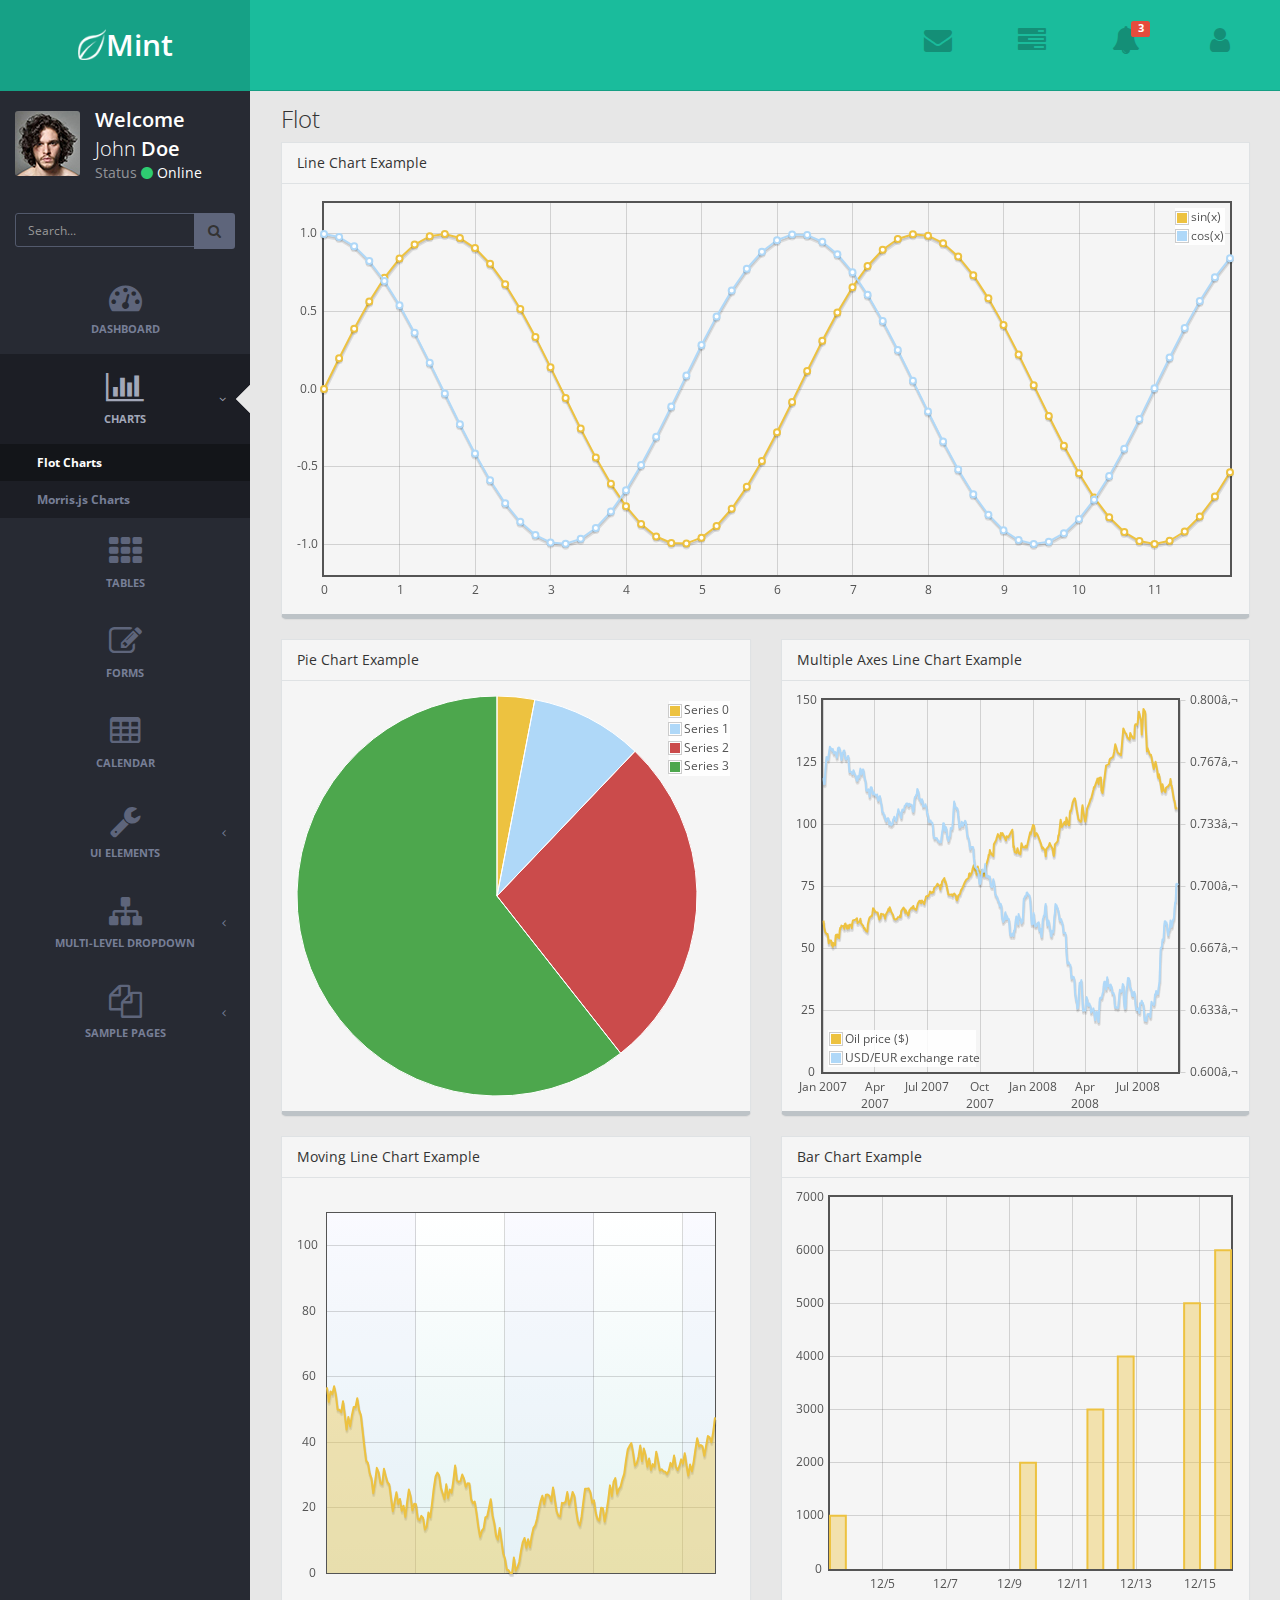
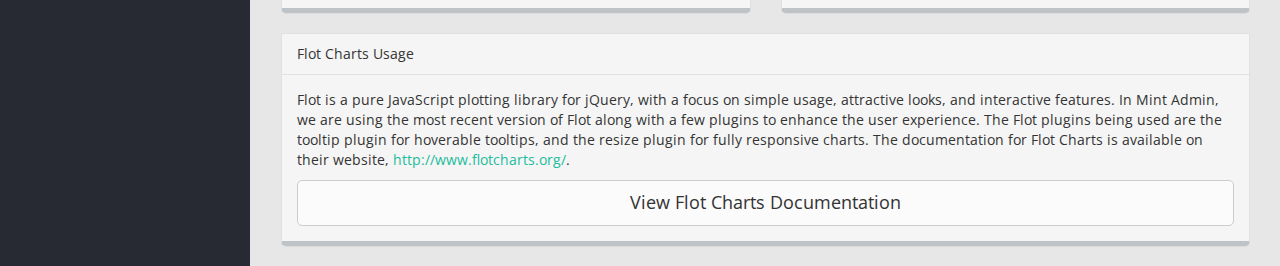
<file: TEMPLATE/flot.html>
<!DOCTYPE html>
<html>

    <head>

        <title>Mint - Flat & Responsive Admin Dashboard</title>

        

        <meta name="viewport" content="width=device-width, height=device-height, initial-scale=1, maximum-scale=1, user-scalable=no" />

        <meta name="description" content="Mint by Grozav is a flat design approach towards Admin Dashboards. Intuitive, cutting-edge, clean and easy to use and customize, as every Application UI should be. " />

        <link rel="author" href="http://grozav.com" />

        <!-- Core CSS - Include with every page -->
        <link href="css/bootstrap.css" rel="stylesheet" />
        <link href="http://netdna.bootstrapcdn.com/font-awesome/4.0.3/css/font-awesome.min.css" rel="stylesheet" />

        <!-- Page-Level Plugin CSS - Flot -->

        <!-- Mint Admin CSS - Include with every page -->
        <link href="css/mint-admin.css" rel="stylesheet" />

    <meta http-equiv="Content-Type" content="text/html; charset=utf-8" /></head>

    <body>

        <div id="wrapper">

            <nav class="navbar navbar-default navbar-static-top" role="navigation">
                <div class="navbar-header">
                    <button type="button" class="navbar-toggle" data-toggle="collapse" data-target=".sidebar-collapse">
                        <span class="sr-only">Toggle navigation</span>
                        <span class="icon-bar"></span>
                        <span class="icon-bar"></span>
                        <span class="icon-bar"></span>
                    </button>
                    <a class="navbar-brand" href="index.html"><img class="brand-logo" src="img/logo.png" alt="" />Mint</a>
                </div>
                <!-- /.navbar-header -->

                <ul class="nav navbar-top-links navbar-right">
                    <li class="dropdown">
                        <a class="dropdown-toggle" data-toggle="dropdown" href="#">
                            <i class="fa fa-envelope fa-2x fa-fw"></i>
                        </a>
                        <ul class="dropdown-menu dropdown-messages">
                            <li>
                                <a href="#">
                                    <img class="pull-left dropdown-messages-profile" src="img/profile-2.jpg" />
                                    <div>
                                        <strong>Lara Smith</strong>
                                        <span class="pull-right dropdown-messages-date text-muted">
                                            <em>Yesterday</em>
                                        </span>
                                    </div>
                                    <div class="dropdown-messages-message">Lorem ipsum dolor sit amet, consectetur adipiscing elit. Pellentesque eleifend...</div>
                                </a>
                            </li>
                            <li class="divider"></li>
                            <li>
                                <a href="#">
                                    <img class="pull-left dropdown-messages-profile" src="img/profile-3.jpg" />
                                    <div>
                                        <strong>Jack Black</strong>
                                        <span class="pull-right dropdown-messages-date text-muted">
                                            <em>Yesterday</em>
                                        </span>
                                    </div>
                                    <div class="dropdown-messages-message">Lorem ipsum dolor sit amet, consectetur adipiscing elit. Pellentesque eleifend...</div>
                                </a>
                            </li>
                            <li class="divider"></li>
                            <li>
                                <a href="#">
                                    <img class="pull-left dropdown-messages-profile" src="img/profile-4.jpg" />
                                    <div>
                                        <strong>Alex Smith</strong>
                                        <span class="pull-right dropdown-messages-date text-muted">
                                            <em>Yesterday</em>
                                        </span>
                                    </div>
                                    <div class="dropdown-messages-message">Lorem ipsum dolor sit amet, consectetur adipiscing elit. Pellentesque eleifend...</div>
                                </a>
                            </li>
                            <li class="divider"></li>
                            <li>
                                <a class="text-center" href="#">
                                    <strong>Read All Messages</strong>
                                    <i class="fa fa-angle-right"></i>
                                </a>
                            </li>
                        </ul>
                        <!-- /.dropdown-messages -->
                    </li>
                    <!-- /.dropdown -->
                    <li class="dropdown">
                        <a class="dropdown-toggle" data-toggle="dropdown" href="#">
                            <i class="fa fa-tasks fa-2x fa-fw"></i>
                        </a>
                        <ul class="dropdown-menu dropdown-tasks">
                            <li>
                                <a href="#">
                                    <div>
                                        <p>
                                            <strong>Task 1</strong>
                                            <span class="pull-right text-muted">40% Complete</span>
                                        </p>
                                        <div class="progress progress-slim progress-striped active">
                                            <div class="progress-bar progress-bar-success" role="progressbar" aria-valuenow="40" aria-valuemin="0" aria-valuemax="100" style="width: 40%">
                                                <span class="sr-only">40% Complete (success)</span>
                                            </div>
                                        </div>
                                    </div>
                                </a>
                            </li>
                            <li class="divider"></li>
                            <li>
                                <a href="#">
                                    <div>
                                        <p>
                                            <strong>Task 2</strong>
                                            <span class="pull-right text-muted">20% Complete</span>
                                        </p>
                                        <div class="progress progress-slim progress-striped active">
                                            <div class="progress-bar progress-bar-info" role="progressbar" aria-valuenow="20" aria-valuemin="0" aria-valuemax="100" style="width: 20%">
                                                <span class="sr-only">20% Complete</span>
                                            </div>
                                        </div>
                                    </div>
                                </a>
                            </li>
                            <li class="divider"></li>
                            <li>
                                <a href="#">
                                    <div>
                                        <p>
                                            <strong>Task 3</strong>
                                            <span class="pull-right text-muted">60% Complete</span>
                                        </p>
                                        <div class="progress progress-slim progress-striped active">
                                            <div class="progress-bar progress-bar-warning" role="progressbar" aria-valuenow="60" aria-valuemin="0" aria-valuemax="100" style="width: 60%">
                                                <span class="sr-only">60% Complete (warning)</span>
                                            </div>
                                        </div>
                                    </div>
                                </a>
                            </li>
                            <li class="divider"></li>
                            <li>
                                <a href="#">
                                    <div>
                                        <p>
                                            <strong>Task 4</strong>
                                            <span class="pull-right text-muted">80% Complete</span>
                                        </p>
                                        <div class="progress progress-slim progress-striped active">
                                            <div class="progress-bar progress-bar-danger" role="progressbar" aria-valuenow="80" aria-valuemin="0" aria-valuemax="100" style="width: 80%">
                                                <span class="sr-only">80% Complete (danger)</span>
                                            </div>
                                        </div>
                                    </div>
                                </a>
                            </li>
                            <li class="divider"></li>
                            <li>
                                <a class="text-center" href="#">
                                    <strong>See All Tasks</strong>
                                    <i class="fa fa-angle-right"></i>
                                </a>
                            </li>
                        </ul>
                        <!-- /.dropdown-tasks -->
                    </li>
                    <!-- /.dropdown -->
                    <li class="dropdown">
                        <a class="dropdown-toggle" data-toggle="dropdown" href="#">
                            <i class="fa fa-bell fa-2x fa-fw"></i><span class="notification-icon label label-danger">3</span>
                        </a>
                        <ul class="dropdown-menu dropdown-alerts">
                            <li>
                                <a href="#">
                                    <div>
                                        <i class="fa fa-comment fa-fw"></i> New Comment
                                        <span class="pull-right text-muted small">4 minutes ago</span>
                                    </div>
                                </a>
                            </li>
                            <li class="divider"></li>
                            <li>
                                <a href="#">
                                    <div>
                                        <i class="fa fa-twitter fa-fw"></i> 3 New Followers
                                        <span class="pull-right text-muted small">12 minutes ago</span>
                                    </div>
                                </a>
                            </li>
                            <li class="divider"></li>
                            <li>
                                <a href="#">
                                    <div>
                                        <i class="fa fa-envelope fa-fw"></i> Message Sent
                                        <span class="pull-right text-muted small">4 minutes ago</span>
                                    </div>
                                </a>
                            </li>
                            <li class="divider"></li>
                            <li>
                                <a href="#">
                                    <div>
                                        <i class="fa fa-tasks fa-fw"></i> New Task
                                        <span class="pull-right text-muted small">4 minutes ago</span>
                                    </div>
                                </a>
                            </li>
                            <li class="divider"></li>
                            <li>
                                <a href="#">
                                    <div>
                                        <i class="fa fa-upload fa-fw"></i> Server Rebooted
                                        <span class="pull-right text-muted small">4 minutes ago</span>
                                    </div>
                                </a>
                            </li>
                            <li class="divider"></li>
                            <li>
                                <a class="text-center" href="#">
                                    <strong>See All Alerts</strong>
                                    <i class="fa fa-angle-right"></i>
                                </a>
                            </li>
                        </ul>
                        <!-- /.dropdown-alerts -->
                    </li>
                    <!-- /.dropdown -->
                    <li class="dropdown">
                        <a class="dropdown-toggle" data-toggle="dropdown" href="#">
                            <i class="fa fa-user  fa-2x fa-fw"></i>
                        </a>
                        <ul class="dropdown-menu dropdown-user">
                            <li><a href="#"><i class="fa fa-user fa-fw"></i> User Profile</a>
                            </li>
                            <li><a href="#"><i class="fa fa-gear fa-fw"></i> Settings</a>
                            </li>
                            <li class="divider"></li>
                            <li><a href="login.html"><i class="fa fa-sign-out fa-fw"></i> Logout</a>
                            </li>
                        </ul>
                        <!-- /.dropdown-user -->
                    </li>
                    <!-- /.dropdown -->
                </ul>
                <!-- /.navbar-top-links -->

            </nav>
            <!-- /.navbar-static-top -->

            <nav class="navbar-default navbar-static-side" role="navigation">
                <div class="sidebar-collapse">
                    <ul class="nav" id="side-menu">
                        <li>
                            <div class="user-info-wrapper">	
                                <div class="user-info-profile-image">
                                    <img src="img/profile-1.jpg" alt="" width="65" height="65" />
                                </div>
                                <div class="user-info">
                                    <div class="user-welcome">Welcome</div>
                                    <div class="username">John <strong>Doe</strong></div>
                                    <div class="status">Status <span class="status-now"><i class="fa fa-circle text-emerald fa"></i> Online</span> </div>
                                </div>
                            </div>
                        </li>
                        <li class="sidebar-search">
                            <div class="input-group custom-search-form">
                                <input type="text" class="form-control" placeholder="Search..." />
                                <span class="input-group-btn">
                                    <button class="btn btn-default" type="button">
                                        <i class="fa fa-search"></i>
                                    </button>
                                </span>
                            </div>
                            <!-- /input-group -->
                        </li>
                        <li>
                            <a href="index.html"><i class="fa fa-dashboard fa-fw fa-3x"></i> Dashboard</a>
                        </li>
                        <li class="active">
                            <a class="active" href="#"><i class="fa fa-bar-chart-o fa-fw fa-3x"></i> Charts<span class="fa arrow"></span></a>
                            <ul class="nav nav-second-level">
                                <li>
                                    <a class="active" href="flot.html">Flot Charts</a>
                                </li>
                                <li>
                                    <a href="morris.html">Morris.js Charts</a>
                                </li>
                            </ul>
                            <!-- /.nav-second-level -->
                        </li>
                        <li>
                            <a href="tables.html"><i class="fa fa-th fa-fw fa-3x"></i> Tables</a>
                        </li>
                        <li>
                            <a href="forms.html"><i class="fa fa-edit fa-fw fa-3x"></i> Forms</a>
                        </li>
                        <li>
                            <a href="fullcalendar.html"><i class="fa fa-table fa-fw fa-3x"></i> Calendar</a>
                        </li>
                        <li>
                            <a href="#"><i class="fa fa-wrench fa-fw fa-3x"></i> UI Elements<span class="fa arrow"></span></a>
                            <ul class="nav nav-second-level">
                                <li>
                                    <a href="panels-wells.html">Panels and Wells</a>
                                </li>
                                <li>
                                    <a href="buttons.html">Buttons</a>
                                </li>
                                <li>
                                    <a href="notifications.html">Notifications</a>
                                </li>
                                <li>
                                    <a href="typography.html">Typography</a>
                                </li>
                                <li>
                                    <a href="fontawesome.html">Icons</a>
                                </li>
                                <li>
                                    <a href="grid.html">Grid</a>
                                </li>
                            </ul>
                            <!-- /.nav-second-level -->
                        </li>
                        <li>
                            <a href="#"><i class="fa fa-sitemap fa-fw fa-3x"></i> Multi-Level Dropdown<span class="fa arrow"></span></a>
                            <ul class="nav nav-second-level">
                                <li>
                                    <a href="#">Second Level Item</a>
                                </li>
                                <li>
                                    <a href="#">Second Level Item</a>
                                </li>
                                <li>
                                    <a href="#">Third Level <span class="fa arrow"></span></a>
                                    <ul class="nav nav-third-level">
                                        <li>
                                            <a href="#">Third Level Item</a>
                                        </li>
                                        <li>
                                            <a href="#">Third Level Item</a>
                                        </li>
                                        <li>
                                            <a href="#">Third Level Item</a>
                                        </li>
                                        <li>
                                            <a href="#">Third Level Item</a>
                                        </li>
                                    </ul>
                                    <!-- /.nav-third-level -->
                                </li>
                            </ul>
                            <!-- /.nav-second-level -->
                        </li>
                        <li>
                            <a href="#"><i class="fa fa-files-o fa-fw fa-3x"></i> Sample Pages<span class="fa arrow"></span></a>
                            <ul class="nav nav-second-level">
                                <li>
                                    <a href="blank.html">Blank Page</a>
                                </li>
                                <li>
                                    <a href="login.html">Login Page</a>
                                </li>
                                <li>
                                    <a href="timeline.html">Timeline</a>
                                </li>
                                <li>
                                    <a href="404.html">404 Error Page</a>
                                </li>
                                <li>
                                    <a href="500.html">500 Error Page</a>
                                </li>
                            </ul>
                            <!-- /.nav-second-level -->
                        </li>
                    </ul>
                    <!-- /#side-menu -->
                </div>
                <!-- /.sidebar-collapse -->
            </nav>
            <!-- /.navbar-static-side -->

            <div id="page-wrapper">
                <div class="row">
                    <div class="col-lg-12">
                        <h3 class="page-header">Flot</h3>
                    </div>
                    <!-- /.col-lg-12 -->
                </div>
                <!-- /.row -->
                <div class="row">
                    <div class="col-lg-12">
                        <div class="panel panel-default">
                            <div class="panel-heading">
                                Line Chart Example
                            </div>
                            <!-- /.panel-heading -->
                            <div class="panel-body">
                                <div class="flot-chart">
                                    <div class="flot-chart-content" id="flot-line-chart"></div>
                                </div>
                            </div>
                            <!-- /.panel-body -->
                        </div>
                        <!-- /.panel -->
                    </div>
                    <!-- /.col-lg-12 -->
                    <div class="col-lg-6">
                        <div class="panel panel-default">
                            <div class="panel-heading">
                                Pie Chart Example
                            </div>
                            <!-- /.panel-heading -->
                            <div class="panel-body">
                                <div class="flot-chart">
                                    <div class="flot-chart-content" id="flot-pie-chart"></div>
                                </div>
                            </div>
                            <!-- /.panel-body -->
                        </div>
                        <!-- /.panel -->
                    </div>
                    <!-- /.col-lg-6 -->
                    <div class="col-lg-6">
                        <div class="panel panel-default">
                            <div class="panel-heading">
                                Multiple Axes Line Chart Example
                            </div>
                            <!-- /.panel-heading -->
                            <div class="panel-body">
                                <div class="flot-chart">
                                    <div class="flot-chart-content" id="flot-line-chart-multi"></div>
                                </div>
                            </div>
                            <!-- /.panel-body -->
                        </div>
                        <!-- /.panel -->
                    </div>
                    <!-- /.col-lg-6 -->
                    <div class="col-lg-6">
                        <div class="panel panel-default">
                            <div class="panel-heading">
                                Moving Line Chart Example
                            </div>
                            <!-- /.panel-heading -->
                            <div class="panel-body">
                                <div class="flot-chart">
                                    <div class="flot-chart-content" id="flot-line-chart-moving"></div>
                                </div>
                            </div>
                            <!-- /.panel-body -->
                        </div>
                        <!-- /.panel -->
                    </div>
                    <!-- /.col-lg-6 -->
                    <div class="col-lg-6">
                        <div class="panel panel-default">
                            <div class="panel-heading">
                                Bar Chart Example
                            </div>
                            <!-- /.panel-heading -->
                            <div class="panel-body">
                                <div class="flot-chart">
                                    <div class="flot-chart-content" id="flot-bar-chart"></div>
                                </div>
                            </div>
                            <!-- /.panel-body -->
                        </div>
                        <!-- /.panel -->
                    </div>
                    <!-- /.col-lg-6 -->
                    <div class="col-lg-12">
                        <div class="panel panel-default">
                            <div class="panel-heading">
                                Flot Charts Usage
                            </div>
                            <!-- /.panel-heading -->
                            <div class="panel-body">
                                <p>Flot is a pure JavaScript plotting library for jQuery, with a focus on simple usage, attractive looks, and interactive features. In Mint Admin, we are using the most recent version of Flot along with a few plugins to enhance the user experience. The Flot plugins being used are the tooltip plugin for hoverable tooltips, and the resize plugin for fully responsive charts. The documentation for Flot Charts is available on their website, <a target="_blank" href="http://www.flotcharts.org/">http://www.flotcharts.org/</a>.</p>
                                <a target="_blank" class="btn btn-default btn-lg btn-block" href="http://www.flotcharts.org/">View Flot Charts Documentation</a>
                            </div>
                            <!-- /.panel-body -->
                        </div>
                        <!-- /.panel -->
                    </div>
                    <!-- /.col-lg-6 -->
                </div>
                <!-- /.row -->
            </div>
            <!-- /#page-wrapper -->

        </div>
        <!-- /#wrapper -->

        <!-- Core Scripts - Include with every page -->
        <script src="js/jquery-1.10.2.js"></script>
        <script src="js/bootstrap.min.js"></script>
        <script src="js/plugins/metisMenu/jquery.metisMenu.js"></script>

        <!-- Page-Level Plugin Scripts - Flot -->
        <!--[if lte IE 8]><script src="js/excanvas.min.js"></script><![endif]-->
        <script src="js/plugins/flot/jquery.flot.js"></script>
        <script src="js/plugins/flot/jquery.flot.tooltip.min.js"></script>
        <script src="js/plugins/flot/jquery.flot.resize.js"></script>
        <script src="js/plugins/flot/jquery.flot.pie.js"></script>

        <!-- Mint Admin Scripts - Include with every page -->
        <script src="js/mint-admin.js"></script>

        <!-- Page-Level Demo Scripts - Flot - Use for reference -->
        <script src="js/demo/flot-demo.js"></script>

    </body>

</html>
</file>
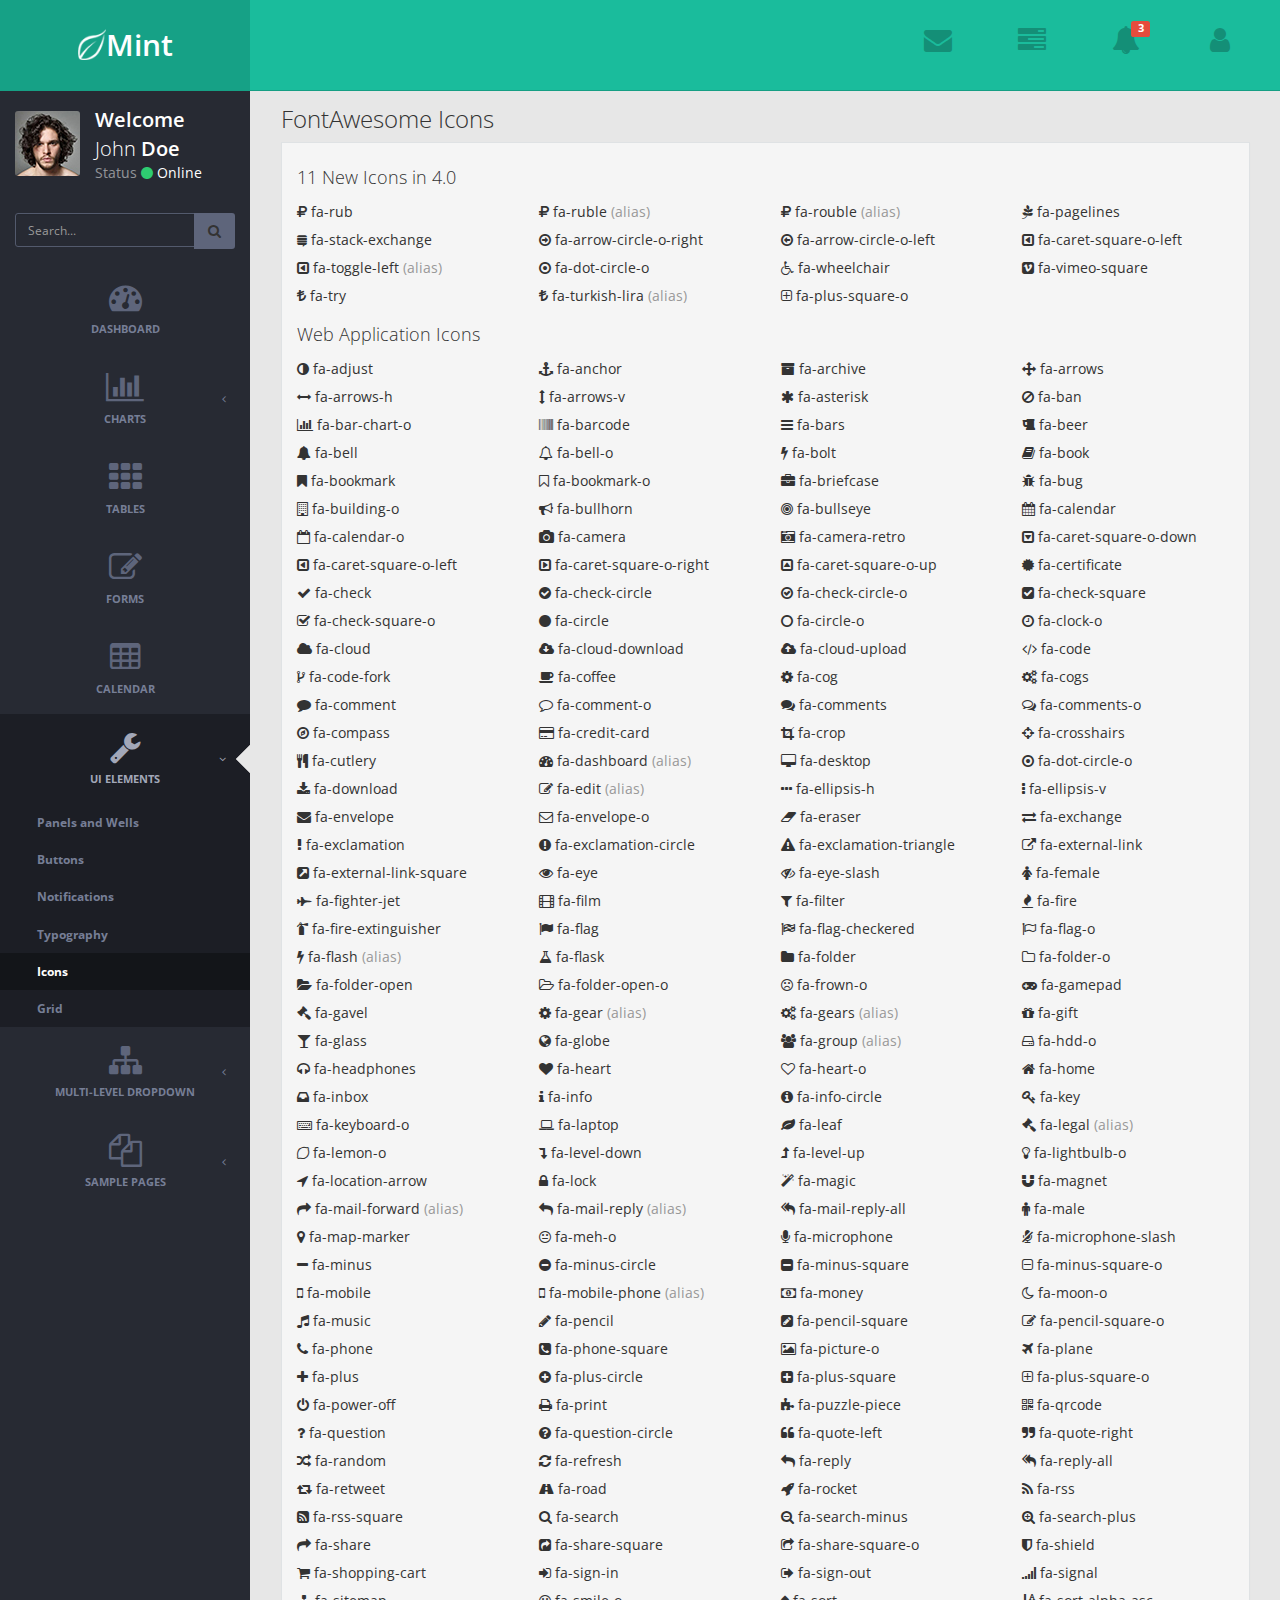
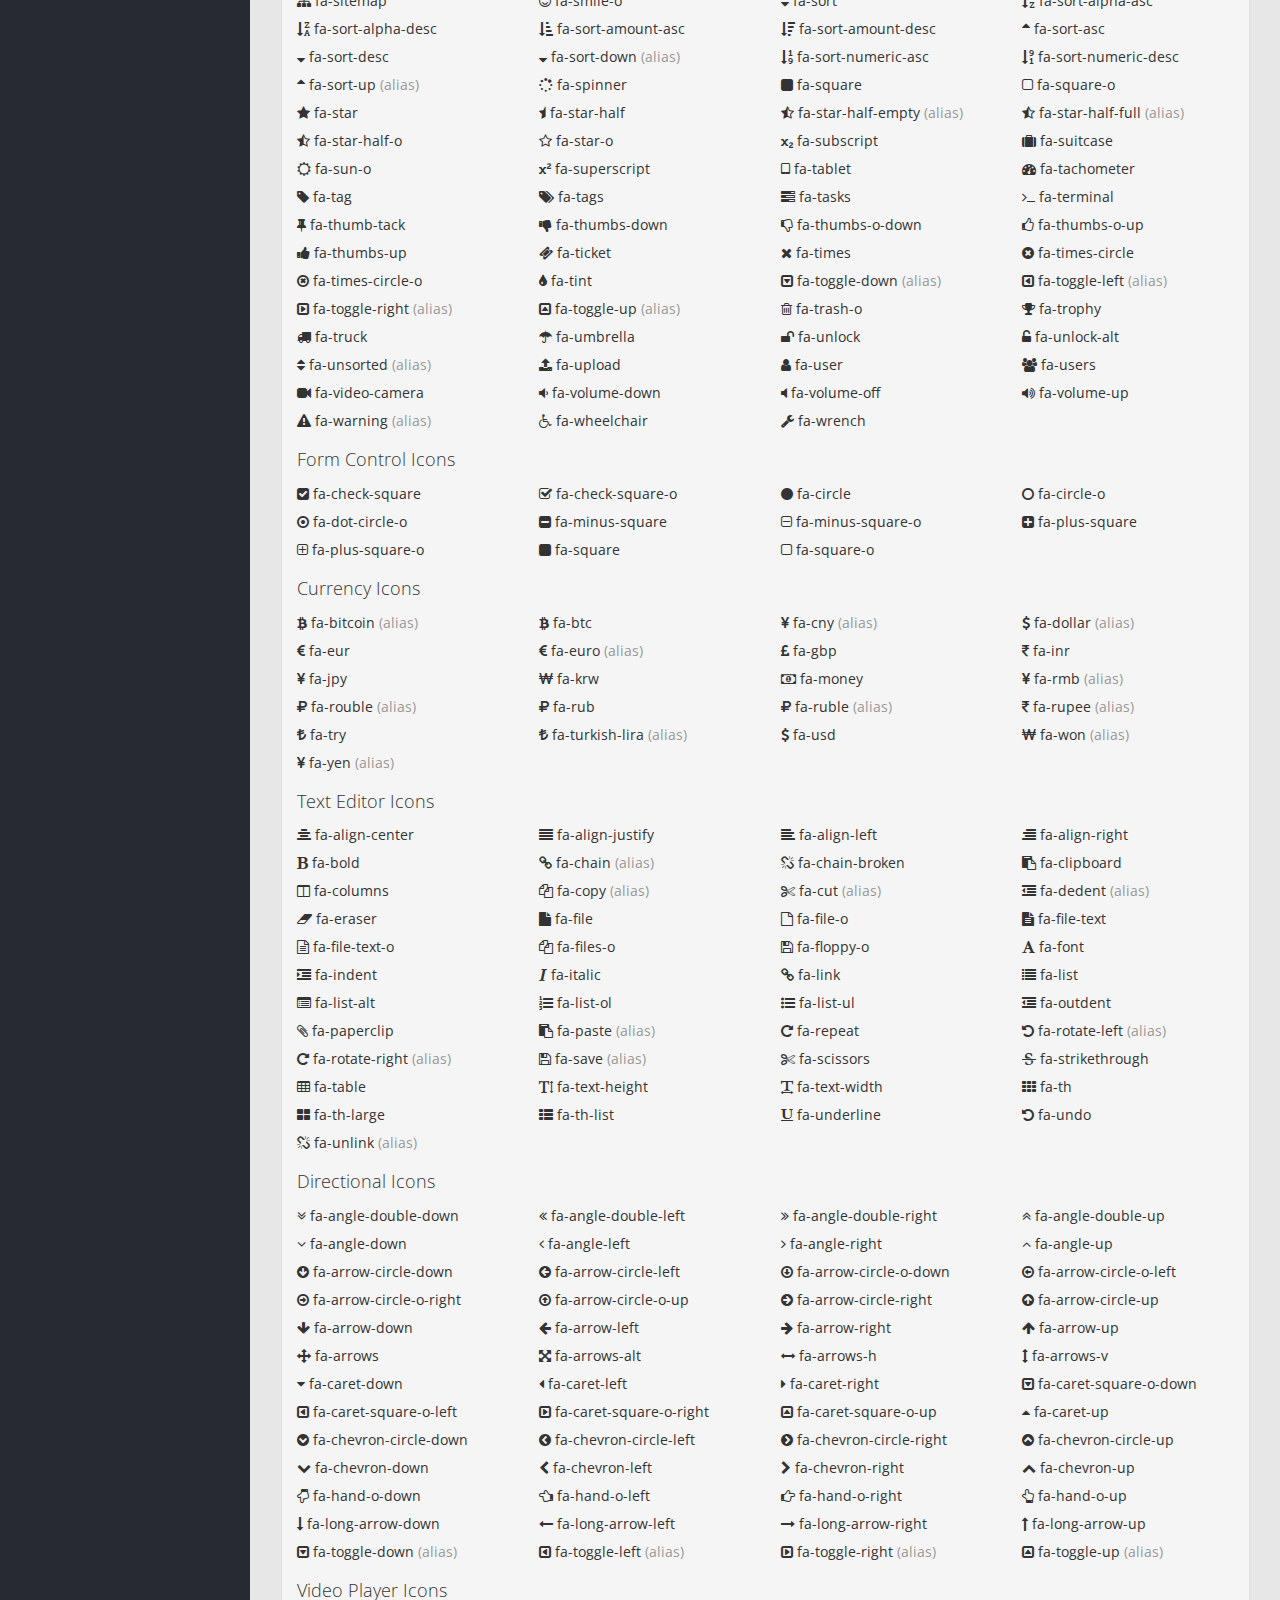
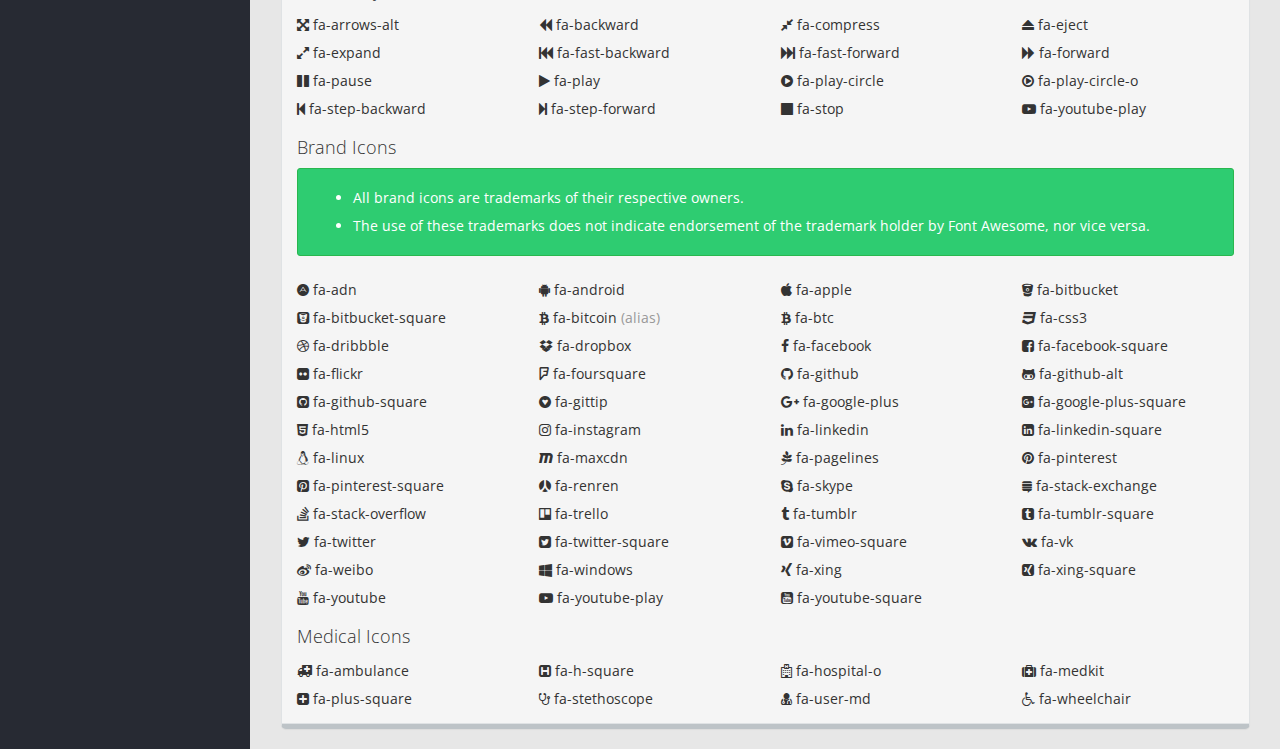
<file: TEMPLATE/fontawesome.html>
<!DOCTYPE html>
<html>

    <head>

        <title>Mint - Flat & Responsive Admin Dashboard</title>

        

        <meta name="viewport" content="width=device-width, height=device-height, initial-scale=1, maximum-scale=1, user-scalable=no" />

        <meta name="description" content="Mint by Grozav is a flat design approach towards Admin Dashboards. Intuitive, cutting-edge, clean and easy to use and customize, as every Application UI should be. " />

        <link rel="author" href="http://grozav.com" />

        <!-- Core CSS - Include with every page -->
        <link href="css/bootstrap.css" rel="stylesheet" />
        <link href="http://netdna.bootstrapcdn.com/font-awesome/4.0.3/css/font-awesome.min.css" rel="stylesheet" />

        <!-- Page-Level Plugin CSS - Blank -->

        <!-- Mint Admin CSS - Include with every page -->
        <link href="css/mint-admin.css" rel="stylesheet" />

    <meta http-equiv="Content-Type" content="text/html; charset=utf-8" /></head>

    <body>

        <div id="wrapper">

            <nav class="navbar navbar-default navbar-static-top" role="navigation">
                <div class="navbar-header">
                    <button type="button" class="navbar-toggle" data-toggle="collapse" data-target=".sidebar-collapse">
                        <span class="sr-only">Toggle navigation</span>
                        <span class="icon-bar"></span>
                        <span class="icon-bar"></span>
                        <span class="icon-bar"></span>
                    </button>
                    <a class="navbar-brand" href="index.html"><img class="brand-logo" src="img/logo.png" alt="" />Mint</a>
                </div>
                <!-- /.navbar-header -->

                <ul class="nav navbar-top-links navbar-right">
                    <li class="dropdown">
                        <a class="dropdown-toggle" data-toggle="dropdown" href="#">
                            <i class="fa fa-envelope fa-2x fa-fw"></i>
                        </a>
                        <ul class="dropdown-menu dropdown-messages">
                            <li>
                                <a href="#">
                                    <img class="pull-left dropdown-messages-profile" src="img/profile-2.jpg" />
                                    <div>
                                        <strong>Lara Smith</strong>
                                        <span class="pull-right dropdown-messages-date text-muted">
                                            <em>Yesterday</em>
                                        </span>
                                    </div>
                                    <div class="dropdown-messages-message">Lorem ipsum dolor sit amet, consectetur adipiscing elit. Pellentesque eleifend...</div>
                                </a>
                            </li>
                            <li class="divider"></li>
                            <li>
                                <a href="#">
                                    <img class="pull-left dropdown-messages-profile" src="img/profile-3.jpg" />
                                    <div>
                                        <strong>Jack Black</strong>
                                        <span class="pull-right dropdown-messages-date text-muted">
                                            <em>Yesterday</em>
                                        </span>
                                    </div>
                                    <div class="dropdown-messages-message">Lorem ipsum dolor sit amet, consectetur adipiscing elit. Pellentesque eleifend...</div>
                                </a>
                            </li>
                            <li class="divider"></li>
                            <li>
                                <a href="#">
                                    <img class="pull-left dropdown-messages-profile" src="img/profile-4.jpg" />
                                    <div>
                                        <strong>Alex Smith</strong>
                                        <span class="pull-right dropdown-messages-date text-muted">
                                            <em>Yesterday</em>
                                        </span>
                                    </div>
                                    <div class="dropdown-messages-message">Lorem ipsum dolor sit amet, consectetur adipiscing elit. Pellentesque eleifend...</div>
                                </a>
                            </li>
                            <li class="divider"></li>
                            <li>
                                <a class="text-center" href="#">
                                    <strong>Read All Messages</strong>
                                    <i class="fa fa-angle-right"></i>
                                </a>
                            </li>
                        </ul>
                        <!-- /.dropdown-messages -->
                    </li>
                    <!-- /.dropdown -->
                    <li class="dropdown">
                        <a class="dropdown-toggle" data-toggle="dropdown" href="#">
                            <i class="fa fa-tasks fa-2x fa-fw"></i>
                        </a>
                        <ul class="dropdown-menu dropdown-tasks">
                            <li>
                                <a href="#">
                                    <div>
                                        <p>
                                            <strong>Task 1</strong>
                                            <span class="pull-right text-muted">40% Complete</span>
                                        </p>
                                        <div class="progress progress-slim progress-striped active">
                                            <div class="progress-bar progress-bar-success" role="progressbar" aria-valuenow="40" aria-valuemin="0" aria-valuemax="100" style="width: 40%">
                                                <span class="sr-only">40% Complete (success)</span>
                                            </div>
                                        </div>
                                    </div>
                                </a>
                            </li>
                            <li class="divider"></li>
                            <li>
                                <a href="#">
                                    <div>
                                        <p>
                                            <strong>Task 2</strong>
                                            <span class="pull-right text-muted">20% Complete</span>
                                        </p>
                                        <div class="progress progress-slim progress-striped active">
                                            <div class="progress-bar progress-bar-info" role="progressbar" aria-valuenow="20" aria-valuemin="0" aria-valuemax="100" style="width: 20%">
                                                <span class="sr-only">20% Complete</span>
                                            </div>
                                        </div>
                                    </div>
                                </a>
                            </li>
                            <li class="divider"></li>
                            <li>
                                <a href="#">
                                    <div>
                                        <p>
                                            <strong>Task 3</strong>
                                            <span class="pull-right text-muted">60% Complete</span>
                                        </p>
                                        <div class="progress progress-slim progress-striped active">
                                            <div class="progress-bar progress-bar-warning" role="progressbar" aria-valuenow="60" aria-valuemin="0" aria-valuemax="100" style="width: 60%">
                                                <span class="sr-only">60% Complete (warning)</span>
                                            </div>
                                        </div>
                                    </div>
                                </a>
                            </li>
                            <li class="divider"></li>
                            <li>
                                <a href="#">
                                    <div>
                                        <p>
                                            <strong>Task 4</strong>
                                            <span class="pull-right text-muted">80% Complete</span>
                                        </p>
                                        <div class="progress progress-slim progress-striped active">
                                            <div class="progress-bar progress-bar-danger" role="progressbar" aria-valuenow="80" aria-valuemin="0" aria-valuemax="100" style="width: 80%">
                                                <span class="sr-only">80% Complete (danger)</span>
                                            </div>
                                        </div>
                                    </div>
                                </a>
                            </li>
                            <li class="divider"></li>
                            <li>
                                <a class="text-center" href="#">
                                    <strong>See All Tasks</strong>
                                    <i class="fa fa-angle-right"></i>
                                </a>
                            </li>
                        </ul>
                        <!-- /.dropdown-tasks -->
                    </li>
                    <!-- /.dropdown -->
                    <li class="dropdown">
                        <a class="dropdown-toggle" data-toggle="dropdown" href="#">
                            <i class="fa fa-bell fa-2x fa-fw"></i><span class="notification-icon label label-danger">3</span>
                        </a>
                        <ul class="dropdown-menu dropdown-alerts">
                            <li>
                                <a href="#">
                                    <div>
                                        <i class="fa fa-comment fa-fw"></i> New Comment
                                        <span class="pull-right text-muted small">4 minutes ago</span>
                                    </div>
                                </a>
                            </li>
                            <li class="divider"></li>
                            <li>
                                <a href="#">
                                    <div>
                                        <i class="fa fa-twitter fa-fw"></i> 3 New Followers
                                        <span class="pull-right text-muted small">12 minutes ago</span>
                                    </div>
                                </a>
                            </li>
                            <li class="divider"></li>
                            <li>
                                <a href="#">
                                    <div>
                                        <i class="fa fa-envelope fa-fw"></i> Message Sent
                                        <span class="pull-right text-muted small">4 minutes ago</span>
                                    </div>
                                </a>
                            </li>
                            <li class="divider"></li>
                            <li>
                                <a href="#">
                                    <div>
                                        <i class="fa fa-tasks fa-fw"></i> New Task
                                        <span class="pull-right text-muted small">4 minutes ago</span>
                                    </div>
                                </a>
                            </li>
                            <li class="divider"></li>
                            <li>
                                <a href="#">
                                    <div>
                                        <i class="fa fa-upload fa-fw"></i> Server Rebooted
                                        <span class="pull-right text-muted small">4 minutes ago</span>
                                    </div>
                                </a>
                            </li>
                            <li class="divider"></li>
                            <li>
                                <a class="text-center" href="#">
                                    <strong>See All Alerts</strong>
                                    <i class="fa fa-angle-right"></i>
                                </a>
                            </li>
                        </ul>
                        <!-- /.dropdown-alerts -->
                    </li>
                    <!-- /.dropdown -->
                    <li class="dropdown">
                        <a class="dropdown-toggle" data-toggle="dropdown" href="#">
                            <i class="fa fa-user  fa-2x fa-fw"></i>
                        </a>
                        <ul class="dropdown-menu dropdown-user">
                            <li><a href="#"><i class="fa fa-user fa-fw"></i> User Profile</a>
                            </li>
                            <li><a href="#"><i class="fa fa-gear fa-fw"></i> Settings</a>
                            </li>
                            <li class="divider"></li>
                            <li><a href="login.html"><i class="fa fa-sign-out fa-fw"></i> Logout</a>
                            </li>
                        </ul>
                        <!-- /.dropdown-user -->
                    </li>
                    <!-- /.dropdown -->
                </ul>
                <!-- /.navbar-top-links -->

            </nav>
            <!-- /.navbar-static-top -->

            <nav class="navbar-default navbar-static-side" role="navigation">
                <div class="sidebar-collapse">
                    <ul class="nav" id="side-menu">
                        <li>
                            <div class="user-info-wrapper">	
                                <div class="user-info-profile-image">
                                    <img src="img/profile-1.jpg" alt="" width="65" height="65" />
                                </div>
                                <div class="user-info">
                                    <div class="user-welcome">Welcome</div>
                                    <div class="username">John <strong>Doe</strong></div>
                                    <div class="status">Status <span class="status-now"><i class="fa fa-circle text-emerald fa"></i> Online</span> </div>
                                </div>
                            </div>
                        </li>
                        <li class="sidebar-search">
                            <div class="input-group custom-search-form">
                                <input type="text" class="form-control" placeholder="Search..." />
                                <span class="input-group-btn">
                                    <button class="btn btn-default" type="button">
                                        <i class="fa fa-search"></i>
                                    </button>
                                </span>
                            </div>
                            <!-- /input-group -->
                        </li>
                        <li>
                            <a href="index.html"><i class="fa fa-dashboard fa-fw fa-3x"></i> Dashboard</a>
                        </li>
                        <li>
                            <a href="#"><i class="fa fa-bar-chart-o fa-fw fa-3x"></i> Charts<span class="fa arrow"></span></a>
                            <ul class="nav nav-second-level">
                                <li>
                                    <a href="flot.html">Flot Charts</a>
                                </li>
                                <li>
                                    <a href="morris.html">Morris.js Charts</a>
                                </li>
                            </ul>
                            <!-- /.nav-second-level -->
                        </li>
                        <li>
                            <a href="tables.html"><i class="fa fa-th fa-fw fa-3x"></i> Tables</a>
                        </li>
                        <li>
                            <a href="forms.html"><i class="fa fa-edit fa-fw fa-3x"></i> Forms</a>
                        </li>
                        <li>
                            <a href="fullcalendar.html"><i class="fa fa-table fa-fw fa-3x"></i> Calendar</a>
                        </li>
                        <li class='active'>
                            <a class='active' href="#"><i class="fa fa-wrench fa-fw fa-3x"></i> UI Elements<span class="fa arrow"></span></a>
                            <ul class="nav nav-second-level">
                                <li>
                                    <a href="panels-wells.html">Panels and Wells</a>
                                </li>
                                <li>
                                    <a href="buttons.html">Buttons</a>
                                </li>
                                <li>
                                    <a href="notifications.html">Notifications</a>
                                </li>
                                <li>
                                    <a href="typography.html">Typography</a>
                                </li>
                                <li>
                                    <a class='active' href="fontawesome.html">Icons</a>
                                </li>
                                <li>
                                    <a href="grid.html">Grid</a>
                                </li>
                            </ul>
                            <!-- /.nav-second-level -->
                        </li>
                        <li>
                            <a href="#"><i class="fa fa-sitemap fa-fw fa-3x"></i> Multi-Level Dropdown<span class="fa arrow"></span></a>
                            <ul class="nav nav-second-level">
                                <li>
                                    <a href="#">Second Level Item</a>
                                </li>
                                <li>
                                    <a href="#">Second Level Item</a>
                                </li>
                                <li>
                                    <a href="#">Third Level <span class="fa arrow"></span></a>
                                    <ul class="nav nav-third-level">
                                        <li>
                                            <a href="#">Third Level Item</a>
                                        </li>
                                        <li>
                                            <a href="#">Third Level Item</a>
                                        </li>
                                        <li>
                                            <a href="#">Third Level Item</a>
                                        </li>
                                        <li>
                                            <a href="#">Third Level Item</a>
                                        </li>
                                    </ul>
                                    <!-- /.nav-third-level -->
                                </li>
                            </ul>
                            <!-- /.nav-second-level -->
                        </li>
                        <li>
                            <a href="#"><i class="fa fa-files-o fa-fw fa-3x"></i> Sample Pages<span class="fa arrow"></span></a>
                            <ul class="nav nav-second-level">
                                <li>
                                    <a href="blank.html">Blank Page</a>
                                </li>
                                <li>
                                    <a href="login.html">Login Page</a>
                                </li>
                                <li>
                                    <a href="timeline.html">Timeline</a>
                                </li>
                                <li>
                                    <a href="404.html">404 Error Page</a>
                                </li>
                                <li>
                                    <a href="500.html">500 Error Page</a>
                                </li>
                            </ul>
                            <!-- /.nav-second-level -->
                        </li>
                    </ul>
                    <!-- /#side-menu -->
                </div>
                <!-- /.sidebar-collapse -->
            </nav>
            <!-- /.navbar-static-side -->

            <div id="page-wrapper">
                <div class="row">
                    <div class="col-lg-12">
                        <h3 class="page-header">FontAwesome Icons</h3>

                        <div class='panel panel-default'>
                            <div class='panel-heading'>
                                <div class="fontawesome-icon-list">
                                    <div id="new">
                                        <h4 class="page-header">11 New Icons in 4.0</h4>
                                        <div class="row fontawesome-icon-list">
                                            <div class="fa-hover col-md-3 col-sm-4"><i class="fa fa-rub"></i> fa-rub</div>
                                            <div class="fa-hover col-md-3 col-sm-4"><i class="fa fa-ruble"></i> fa-ruble <span class="text-muted">(alias)</span></div>
                                            <div class="fa-hover col-md-3 col-sm-4"><i class="fa fa-rouble"></i> fa-rouble <span class="text-muted">(alias)</span></div>
                                            <div class="fa-hover col-md-3 col-sm-4"><i class="fa fa-pagelines"></i> fa-pagelines</div>
                                            <div class="fa-hover col-md-3 col-sm-4"><i class="fa fa-stack-exchange"></i> fa-stack-exchange</div>
                                            <div class="fa-hover col-md-3 col-sm-4"><i class="fa fa-arrow-circle-o-right"></i> fa-arrow-circle-o-right</div>
                                            <div class="fa-hover col-md-3 col-sm-4"><i class="fa fa-arrow-circle-o-left"></i> fa-arrow-circle-o-left</div>
                                            <div class="fa-hover col-md-3 col-sm-4"><i class="fa fa-caret-square-o-left"></i> fa-caret-square-o-left</div>
                                            <div class="fa-hover col-md-3 col-sm-4"><i class="fa fa-toggle-left"></i> fa-toggle-left <span class="text-muted">(alias)</span></div>
                                            <div class="fa-hover col-md-3 col-sm-4"><i class="fa fa-dot-circle-o"></i> fa-dot-circle-o</div>
                                            <div class="fa-hover col-md-3 col-sm-4"><i class="fa fa-wheelchair"></i> fa-wheelchair</div>
                                            <div class="fa-hover col-md-3 col-sm-4"><i class="fa fa-vimeo-square"></i> fa-vimeo-square</div>
                                            <div class="fa-hover col-md-3 col-sm-4"><i class="fa fa-try"></i> fa-try</div>
                                            <div class="fa-hover col-md-3 col-sm-4"><i class="fa fa-turkish-lira"></i> fa-turkish-lira <span class="text-muted">(alias)</span></div>
                                            <div class="fa-hover col-md-3 col-sm-4"><i class="fa fa-plus-square-o"></i> fa-plus-square-o</div>
                                        </div>
                                    </div>
                                    <section id="web-application">
                                        <h4 class="page-header">Web Application Icons</h4>
                                        <div class="row fontawesome-icon-list">
                                            <div class="fa-hover col-md-3 col-sm-4"><i class="fa fa-adjust"></i> fa-adjust</div>
                                            <div class="fa-hover col-md-3 col-sm-4"><i class="fa fa-anchor"></i> fa-anchor</div>
                                            <div class="fa-hover col-md-3 col-sm-4"><i class="fa fa-archive"></i> fa-archive</div>
                                            <div class="fa-hover col-md-3 col-sm-4"><i class="fa fa-arrows"></i> fa-arrows</div>
                                            <div class="fa-hover col-md-3 col-sm-4"><i class="fa fa-arrows-h"></i> fa-arrows-h</div>
                                            <div class="fa-hover col-md-3 col-sm-4"><i class="fa fa-arrows-v"></i> fa-arrows-v</div>
                                            <div class="fa-hover col-md-3 col-sm-4"><i class="fa fa-asterisk"></i> fa-asterisk</div>
                                            <div class="fa-hover col-md-3 col-sm-4"><i class="fa fa-ban"></i> fa-ban</div>
                                            <div class="fa-hover col-md-3 col-sm-4"><i class="fa fa-bar-chart-o"></i> fa-bar-chart-o</div>
                                            <div class="fa-hover col-md-3 col-sm-4"><i class="fa fa-barcode"></i> fa-barcode</div>
                                            <div class="fa-hover col-md-3 col-sm-4"><i class="fa fa-bars"></i> fa-bars</div>
                                            <div class="fa-hover col-md-3 col-sm-4"><i class="fa fa-beer"></i> fa-beer</div>
                                            <div class="fa-hover col-md-3 col-sm-4"><i class="fa fa-bell"></i> fa-bell</div>
                                            <div class="fa-hover col-md-3 col-sm-4"><i class="fa fa-bell-o"></i> fa-bell-o</div>
                                            <div class="fa-hover col-md-3 col-sm-4"><i class="fa fa-bolt"></i> fa-bolt</div>
                                            <div class="fa-hover col-md-3 col-sm-4"><i class="fa fa-book"></i> fa-book</div>
                                            <div class="fa-hover col-md-3 col-sm-4"><i class="fa fa-bookmark"></i> fa-bookmark</div>
                                            <div class="fa-hover col-md-3 col-sm-4"><i class="fa fa-bookmark-o"></i> fa-bookmark-o</div>
                                            <div class="fa-hover col-md-3 col-sm-4"><i class="fa fa-briefcase"></i> fa-briefcase</div>
                                            <div class="fa-hover col-md-3 col-sm-4"><i class="fa fa-bug"></i> fa-bug</div>
                                            <div class="fa-hover col-md-3 col-sm-4"><i class="fa fa-building-o"></i> fa-building-o</div>
                                            <div class="fa-hover col-md-3 col-sm-4"><i class="fa fa-bullhorn"></i> fa-bullhorn</div>
                                            <div class="fa-hover col-md-3 col-sm-4"><i class="fa fa-bullseye"></i> fa-bullseye</div>
                                            <div class="fa-hover col-md-3 col-sm-4"><i class="fa fa-calendar"></i> fa-calendar</div>
                                            <div class="fa-hover col-md-3 col-sm-4"><i class="fa fa-calendar-o"></i> fa-calendar-o</div>
                                            <div class="fa-hover col-md-3 col-sm-4"><i class="fa fa-camera"></i> fa-camera</div>
                                            <div class="fa-hover col-md-3 col-sm-4"><i class="fa fa-camera-retro"></i> fa-camera-retro</div>
                                            <div class="fa-hover col-md-3 col-sm-4"><i class="fa fa-caret-square-o-down"></i> fa-caret-square-o-down</div>
                                            <div class="fa-hover col-md-3 col-sm-4"><i class="fa fa-caret-square-o-left"></i> fa-caret-square-o-left</div>
                                            <div class="fa-hover col-md-3 col-sm-4"><i class="fa fa-caret-square-o-right"></i> fa-caret-square-o-right</div>
                                            <div class="fa-hover col-md-3 col-sm-4"><i class="fa fa-caret-square-o-up"></i> fa-caret-square-o-up</div>
                                            <div class="fa-hover col-md-3 col-sm-4"><i class="fa fa-certificate"></i> fa-certificate</div>
                                            <div class="fa-hover col-md-3 col-sm-4"><i class="fa fa-check"></i> fa-check</div>
                                            <div class="fa-hover col-md-3 col-sm-4"><i class="fa fa-check-circle"></i> fa-check-circle</div>
                                            <div class="fa-hover col-md-3 col-sm-4"><i class="fa fa-check-circle-o"></i> fa-check-circle-o</div>
                                            <div class="fa-hover col-md-3 col-sm-4"><i class="fa fa-check-square"></i> fa-check-square</div>
                                            <div class="fa-hover col-md-3 col-sm-4"><i class="fa fa-check-square-o"></i> fa-check-square-o</div>
                                            <div class="fa-hover col-md-3 col-sm-4"><i class="fa fa-circle"></i> fa-circle</div>
                                            <div class="fa-hover col-md-3 col-sm-4"><i class="fa fa-circle-o"></i> fa-circle-o</div>
                                            <div class="fa-hover col-md-3 col-sm-4"><i class="fa fa-clock-o"></i> fa-clock-o</div>
                                            <div class="fa-hover col-md-3 col-sm-4"><i class="fa fa-cloud"></i> fa-cloud</div>
                                            <div class="fa-hover col-md-3 col-sm-4"><i class="fa fa-cloud-download"></i> fa-cloud-download</div>
                                            <div class="fa-hover col-md-3 col-sm-4"><i class="fa fa-cloud-upload"></i> fa-cloud-upload</div>
                                            <div class="fa-hover col-md-3 col-sm-4"><i class="fa fa-code"></i> fa-code</div>
                                            <div class="fa-hover col-md-3 col-sm-4"><i class="fa fa-code-fork"></i> fa-code-fork</div>
                                            <div class="fa-hover col-md-3 col-sm-4"><i class="fa fa-coffee"></i> fa-coffee</div>
                                            <div class="fa-hover col-md-3 col-sm-4"><i class="fa fa-cog"></i> fa-cog</div>
                                            <div class="fa-hover col-md-3 col-sm-4"><i class="fa fa-cogs"></i> fa-cogs</div>
                                            <div class="fa-hover col-md-3 col-sm-4"><i class="fa fa-comment"></i> fa-comment</div>
                                            <div class="fa-hover col-md-3 col-sm-4"><i class="fa fa-comment-o"></i> fa-comment-o</div>
                                            <div class="fa-hover col-md-3 col-sm-4"><i class="fa fa-comments"></i> fa-comments</div>
                                            <div class="fa-hover col-md-3 col-sm-4"><i class="fa fa-comments-o"></i> fa-comments-o</div>
                                            <div class="fa-hover col-md-3 col-sm-4"><i class="fa fa-compass"></i> fa-compass</div>
                                            <div class="fa-hover col-md-3 col-sm-4"><i class="fa fa-credit-card"></i> fa-credit-card</div>
                                            <div class="fa-hover col-md-3 col-sm-4"><i class="fa fa-crop"></i> fa-crop</div>
                                            <div class="fa-hover col-md-3 col-sm-4"><i class="fa fa-crosshairs"></i> fa-crosshairs</div>
                                            <div class="fa-hover col-md-3 col-sm-4"><i class="fa fa-cutlery"></i> fa-cutlery</div>
                                            <div class="fa-hover col-md-3 col-sm-4"><i class="fa fa-dashboard"></i> fa-dashboard <span class="text-muted">(alias)</span></div>
                                            <div class="fa-hover col-md-3 col-sm-4"><i class="fa fa-desktop"></i> fa-desktop</div>
                                            <div class="fa-hover col-md-3 col-sm-4"><i class="fa fa-dot-circle-o"></i> fa-dot-circle-o</div>
                                            <div class="fa-hover col-md-3 col-sm-4"><i class="fa fa-download"></i> fa-download</div>
                                            <div class="fa-hover col-md-3 col-sm-4"><i class="fa fa-edit"></i> fa-edit <span class="text-muted">(alias)</span></div>
                                            <div class="fa-hover col-md-3 col-sm-4"><i class="fa fa-ellipsis-h"></i> fa-ellipsis-h</div>
                                            <div class="fa-hover col-md-3 col-sm-4"><i class="fa fa-ellipsis-v"></i> fa-ellipsis-v</div>
                                            <div class="fa-hover col-md-3 col-sm-4"><i class="fa fa-envelope"></i> fa-envelope</div>
                                            <div class="fa-hover col-md-3 col-sm-4"><i class="fa fa-envelope-o"></i> fa-envelope-o</div>
                                            <div class="fa-hover col-md-3 col-sm-4"><i class="fa fa-eraser"></i> fa-eraser</div>
                                            <div class="fa-hover col-md-3 col-sm-4"><i class="fa fa-exchange"></i> fa-exchange</div>
                                            <div class="fa-hover col-md-3 col-sm-4"><i class="fa fa-exclamation"></i> fa-exclamation</div>
                                            <div class="fa-hover col-md-3 col-sm-4"><i class="fa fa-exclamation-circle"></i> fa-exclamation-circle</div>
                                            <div class="fa-hover col-md-3 col-sm-4"><i class="fa fa-exclamation-triangle"></i> fa-exclamation-triangle</div>
                                            <div class="fa-hover col-md-3 col-sm-4"><i class="fa fa-external-link"></i> fa-external-link</div>
                                            <div class="fa-hover col-md-3 col-sm-4"><i class="fa fa-external-link-square"></i> fa-external-link-square</div>
                                            <div class="fa-hover col-md-3 col-sm-4"><i class="fa fa-eye"></i> fa-eye</div>
                                            <div class="fa-hover col-md-3 col-sm-4"><i class="fa fa-eye-slash"></i> fa-eye-slash</div>
                                            <div class="fa-hover col-md-3 col-sm-4"><i class="fa fa-female"></i> fa-female</div>
                                            <div class="fa-hover col-md-3 col-sm-4"><i class="fa fa-fighter-jet"></i> fa-fighter-jet</div>
                                            <div class="fa-hover col-md-3 col-sm-4"><i class="fa fa-film"></i> fa-film</div>
                                            <div class="fa-hover col-md-3 col-sm-4"><i class="fa fa-filter"></i> fa-filter</div>
                                            <div class="fa-hover col-md-3 col-sm-4"><i class="fa fa-fire"></i> fa-fire</div>
                                            <div class="fa-hover col-md-3 col-sm-4"><i class="fa fa-fire-extinguisher"></i> fa-fire-extinguisher</div>
                                            <div class="fa-hover col-md-3 col-sm-4"><i class="fa fa-flag"></i> fa-flag</div>
                                            <div class="fa-hover col-md-3 col-sm-4"><i class="fa fa-flag-checkered"></i> fa-flag-checkered</div>
                                            <div class="fa-hover col-md-3 col-sm-4"><i class="fa fa-flag-o"></i> fa-flag-o</div>
                                            <div class="fa-hover col-md-3 col-sm-4"><i class="fa fa-flash"></i> fa-flash <span class="text-muted">(alias)</span></div>
                                            <div class="fa-hover col-md-3 col-sm-4"><i class="fa fa-flask"></i> fa-flask</div>
                                            <div class="fa-hover col-md-3 col-sm-4"><i class="fa fa-folder"></i> fa-folder</div>
                                            <div class="fa-hover col-md-3 col-sm-4"><i class="fa fa-folder-o"></i> fa-folder-o</div>
                                            <div class="fa-hover col-md-3 col-sm-4"><i class="fa fa-folder-open"></i> fa-folder-open</div>
                                            <div class="fa-hover col-md-3 col-sm-4"><i class="fa fa-folder-open-o"></i> fa-folder-open-o</div>
                                            <div class="fa-hover col-md-3 col-sm-4"><i class="fa fa-frown-o"></i> fa-frown-o</div>
                                            <div class="fa-hover col-md-3 col-sm-4"><i class="fa fa-gamepad"></i> fa-gamepad</div>
                                            <div class="fa-hover col-md-3 col-sm-4"><i class="fa fa-gavel"></i> fa-gavel</div>
                                            <div class="fa-hover col-md-3 col-sm-4"><i class="fa fa-gear"></i> fa-gear <span class="text-muted">(alias)</span></div>
                                            <div class="fa-hover col-md-3 col-sm-4"><i class="fa fa-gears"></i> fa-gears <span class="text-muted">(alias)</span></div>
                                            <div class="fa-hover col-md-3 col-sm-4"><i class="fa fa-gift"></i> fa-gift</div>
                                            <div class="fa-hover col-md-3 col-sm-4"><i class="fa fa-glass"></i> fa-glass</div>
                                            <div class="fa-hover col-md-3 col-sm-4"><i class="fa fa-globe"></i> fa-globe</div>
                                            <div class="fa-hover col-md-3 col-sm-4"><i class="fa fa-group"></i> fa-group <span class="text-muted">(alias)</span></div>
                                            <div class="fa-hover col-md-3 col-sm-4"><i class="fa fa-hdd-o"></i> fa-hdd-o</div>
                                            <div class="fa-hover col-md-3 col-sm-4"><i class="fa fa-headphones"></i> fa-headphones</div>
                                            <div class="fa-hover col-md-3 col-sm-4"><i class="fa fa-heart"></i> fa-heart</div>
                                            <div class="fa-hover col-md-3 col-sm-4"><i class="fa fa-heart-o"></i> fa-heart-o</div>
                                            <div class="fa-hover col-md-3 col-sm-4"><i class="fa fa-home"></i> fa-home</div>
                                            <div class="fa-hover col-md-3 col-sm-4"><i class="fa fa-inbox"></i> fa-inbox</div>
                                            <div class="fa-hover col-md-3 col-sm-4"><i class="fa fa-info"></i> fa-info</div>
                                            <div class="fa-hover col-md-3 col-sm-4"><i class="fa fa-info-circle"></i> fa-info-circle</div>
                                            <div class="fa-hover col-md-3 col-sm-4"><i class="fa fa-key"></i> fa-key</div>
                                            <div class="fa-hover col-md-3 col-sm-4"><i class="fa fa-keyboard-o"></i> fa-keyboard-o</div>
                                            <div class="fa-hover col-md-3 col-sm-4"><i class="fa fa-laptop"></i> fa-laptop</div>
                                            <div class="fa-hover col-md-3 col-sm-4"><i class="fa fa-leaf"></i> fa-leaf</div>
                                            <div class="fa-hover col-md-3 col-sm-4"><i class="fa fa-legal"></i> fa-legal <span class="text-muted">(alias)</span></div>
                                            <div class="fa-hover col-md-3 col-sm-4"><i class="fa fa-lemon-o"></i> fa-lemon-o</div>
                                            <div class="fa-hover col-md-3 col-sm-4"><i class="fa fa-level-down"></i> fa-level-down</div>
                                            <div class="fa-hover col-md-3 col-sm-4"><i class="fa fa-level-up"></i> fa-level-up</div>
                                            <div class="fa-hover col-md-3 col-sm-4"><i class="fa fa-lightbulb-o"></i> fa-lightbulb-o</div>
                                            <div class="fa-hover col-md-3 col-sm-4"><i class="fa fa-location-arrow"></i> fa-location-arrow</div>
                                            <div class="fa-hover col-md-3 col-sm-4"><i class="fa fa-lock"></i> fa-lock</div>
                                            <div class="fa-hover col-md-3 col-sm-4"><i class="fa fa-magic"></i> fa-magic</div>
                                            <div class="fa-hover col-md-3 col-sm-4"><i class="fa fa-magnet"></i> fa-magnet</div>
                                            <div class="fa-hover col-md-3 col-sm-4"><i class="fa fa-mail-forward"></i> fa-mail-forward <span class="text-muted">(alias)</span></div>
                                            <div class="fa-hover col-md-3 col-sm-4"><i class="fa fa-mail-reply"></i> fa-mail-reply <span class="text-muted">(alias)</span></div>
                                            <div class="fa-hover col-md-3 col-sm-4"><i class="fa fa-mail-reply-all"></i> fa-mail-reply-all</div>
                                            <div class="fa-hover col-md-3 col-sm-4"><i class="fa fa-male"></i> fa-male</div>
                                            <div class="fa-hover col-md-3 col-sm-4"><i class="fa fa-map-marker"></i> fa-map-marker</div>
                                            <div class="fa-hover col-md-3 col-sm-4"><i class="fa fa-meh-o"></i> fa-meh-o</div>
                                            <div class="fa-hover col-md-3 col-sm-4"><i class="fa fa-microphone"></i> fa-microphone</div>
                                            <div class="fa-hover col-md-3 col-sm-4"><i class="fa fa-microphone-slash"></i> fa-microphone-slash</div>
                                            <div class="fa-hover col-md-3 col-sm-4"><i class="fa fa-minus"></i> fa-minus</div>
                                            <div class="fa-hover col-md-3 col-sm-4"><i class="fa fa-minus-circle"></i> fa-minus-circle</div>
                                            <div class="fa-hover col-md-3 col-sm-4"><i class="fa fa-minus-square"></i> fa-minus-square</div>
                                            <div class="fa-hover col-md-3 col-sm-4"><i class="fa fa-minus-square-o"></i> fa-minus-square-o</div>
                                            <div class="fa-hover col-md-3 col-sm-4"><i class="fa fa-mobile"></i> fa-mobile</div>
                                            <div class="fa-hover col-md-3 col-sm-4"><i class="fa fa-mobile-phone"></i> fa-mobile-phone <span class="text-muted">(alias)</span></div>
                                            <div class="fa-hover col-md-3 col-sm-4"><i class="fa fa-money"></i> fa-money</div>
                                            <div class="fa-hover col-md-3 col-sm-4"><i class="fa fa-moon-o"></i> fa-moon-o</div>
                                            <div class="fa-hover col-md-3 col-sm-4"><i class="fa fa-music"></i> fa-music</div>
                                            <div class="fa-hover col-md-3 col-sm-4"><i class="fa fa-pencil"></i> fa-pencil</div>
                                            <div class="fa-hover col-md-3 col-sm-4"><i class="fa fa-pencil-square"></i> fa-pencil-square</div>
                                            <div class="fa-hover col-md-3 col-sm-4"><i class="fa fa-pencil-square-o"></i> fa-pencil-square-o</div>
                                            <div class="fa-hover col-md-3 col-sm-4"><i class="fa fa-phone"></i> fa-phone</div>
                                            <div class="fa-hover col-md-3 col-sm-4"><i class="fa fa-phone-square"></i> fa-phone-square</div>
                                            <div class="fa-hover col-md-3 col-sm-4"><i class="fa fa-picture-o"></i> fa-picture-o</div>
                                            <div class="fa-hover col-md-3 col-sm-4"><i class="fa fa-plane"></i> fa-plane</div>
                                            <div class="fa-hover col-md-3 col-sm-4"><i class="fa fa-plus"></i> fa-plus</div>
                                            <div class="fa-hover col-md-3 col-sm-4"><i class="fa fa-plus-circle"></i> fa-plus-circle</div>
                                            <div class="fa-hover col-md-3 col-sm-4"><i class="fa fa-plus-square"></i> fa-plus-square</div>
                                            <div class="fa-hover col-md-3 col-sm-4"><i class="fa fa-plus-square-o"></i> fa-plus-square-o</div>
                                            <div class="fa-hover col-md-3 col-sm-4"><i class="fa fa-power-off"></i> fa-power-off</div>
                                            <div class="fa-hover col-md-3 col-sm-4"><i class="fa fa-print"></i> fa-print</div>
                                            <div class="fa-hover col-md-3 col-sm-4"><i class="fa fa-puzzle-piece"></i> fa-puzzle-piece</div>
                                            <div class="fa-hover col-md-3 col-sm-4"><i class="fa fa-qrcode"></i> fa-qrcode</div>
                                            <div class="fa-hover col-md-3 col-sm-4"><i class="fa fa-question"></i> fa-question</div>
                                            <div class="fa-hover col-md-3 col-sm-4"><i class="fa fa-question-circle"></i> fa-question-circle</div>
                                            <div class="fa-hover col-md-3 col-sm-4"><i class="fa fa-quote-left"></i> fa-quote-left</div>
                                            <div class="fa-hover col-md-3 col-sm-4"><i class="fa fa-quote-right"></i> fa-quote-right</div>
                                            <div class="fa-hover col-md-3 col-sm-4"><i class="fa fa-random"></i> fa-random</div>
                                            <div class="fa-hover col-md-3 col-sm-4"><i class="fa fa-refresh"></i> fa-refresh</div>
                                            <div class="fa-hover col-md-3 col-sm-4"><i class="fa fa-reply"></i> fa-reply</div>
                                            <div class="fa-hover col-md-3 col-sm-4"><i class="fa fa-reply-all"></i> fa-reply-all</div>
                                            <div class="fa-hover col-md-3 col-sm-4"><i class="fa fa-retweet"></i> fa-retweet</div>
                                            <div class="fa-hover col-md-3 col-sm-4"><i class="fa fa-road"></i> fa-road</div>
                                            <div class="fa-hover col-md-3 col-sm-4"><i class="fa fa-rocket"></i> fa-rocket</div>
                                            <div class="fa-hover col-md-3 col-sm-4"><i class="fa fa-rss"></i> fa-rss</div>
                                            <div class="fa-hover col-md-3 col-sm-4"><i class="fa fa-rss-square"></i> fa-rss-square</div>
                                            <div class="fa-hover col-md-3 col-sm-4"><i class="fa fa-search"></i> fa-search</div>
                                            <div class="fa-hover col-md-3 col-sm-4"><i class="fa fa-search-minus"></i> fa-search-minus</div>
                                            <div class="fa-hover col-md-3 col-sm-4"><i class="fa fa-search-plus"></i> fa-search-plus</div>
                                            <div class="fa-hover col-md-3 col-sm-4"><i class="fa fa-share"></i> fa-share</div>
                                            <div class="fa-hover col-md-3 col-sm-4"><i class="fa fa-share-square"></i> fa-share-square</div>
                                            <div class="fa-hover col-md-3 col-sm-4"><i class="fa fa-share-square-o"></i> fa-share-square-o</div>
                                            <div class="fa-hover col-md-3 col-sm-4"><i class="fa fa-shield"></i> fa-shield</div>
                                            <div class="fa-hover col-md-3 col-sm-4"><i class="fa fa-shopping-cart"></i> fa-shopping-cart</div>
                                            <div class="fa-hover col-md-3 col-sm-4"><i class="fa fa-sign-in"></i> fa-sign-in</div>
                                            <div class="fa-hover col-md-3 col-sm-4"><i class="fa fa-sign-out"></i> fa-sign-out</div>
                                            <div class="fa-hover col-md-3 col-sm-4"><i class="fa fa-signal"></i> fa-signal</div>
                                            <div class="fa-hover col-md-3 col-sm-4"><i class="fa fa-sitemap"></i> fa-sitemap</div>
                                            <div class="fa-hover col-md-3 col-sm-4"><i class="fa fa-smile-o"></i> fa-smile-o</div>
                                            <div class="fa-hover col-md-3 col-sm-4"><i class="fa fa-sort"></i> fa-sort</div>
                                            <div class="fa-hover col-md-3 col-sm-4"><i class="fa fa-sort-alpha-asc"></i> fa-sort-alpha-asc</div>
                                            <div class="fa-hover col-md-3 col-sm-4"><i class="fa fa-sort-alpha-desc"></i> fa-sort-alpha-desc</div>
                                            <div class="fa-hover col-md-3 col-sm-4"><i class="fa fa-sort-amount-asc"></i> fa-sort-amount-asc</div>
                                            <div class="fa-hover col-md-3 col-sm-4"><i class="fa fa-sort-amount-desc"></i> fa-sort-amount-desc</div>
                                            <div class="fa-hover col-md-3 col-sm-4"><i class="fa fa-sort-asc"></i> fa-sort-asc</div>
                                            <div class="fa-hover col-md-3 col-sm-4"><i class="fa fa-sort-desc"></i> fa-sort-desc</div>
                                            <div class="fa-hover col-md-3 col-sm-4"><i class="fa fa-sort-down"></i> fa-sort-down <span class="text-muted">(alias)</span></div>
                                            <div class="fa-hover col-md-3 col-sm-4"><i class="fa fa-sort-numeric-asc"></i> fa-sort-numeric-asc</div>
                                            <div class="fa-hover col-md-3 col-sm-4"><i class="fa fa-sort-numeric-desc"></i> fa-sort-numeric-desc</div>
                                            <div class="fa-hover col-md-3 col-sm-4"><i class="fa fa-sort-up"></i> fa-sort-up <span class="text-muted">(alias)</span></div>
                                            <div class="fa-hover col-md-3 col-sm-4"><i class="fa fa-spinner"></i> fa-spinner</div>
                                            <div class="fa-hover col-md-3 col-sm-4"><i class="fa fa-square"></i> fa-square</div>
                                            <div class="fa-hover col-md-3 col-sm-4"><i class="fa fa-square-o"></i> fa-square-o</div>
                                            <div class="fa-hover col-md-3 col-sm-4"><i class="fa fa-star"></i> fa-star</div>
                                            <div class="fa-hover col-md-3 col-sm-4"><i class="fa fa-star-half"></i> fa-star-half</div>
                                            <div class="fa-hover col-md-3 col-sm-4"><i class="fa fa-star-half-empty"></i> fa-star-half-empty <span class="text-muted">(alias)</span></div>
                                            <div class="fa-hover col-md-3 col-sm-4"><i class="fa fa-star-half-full"></i> fa-star-half-full <span class="text-muted">(alias)</span></div>
                                            <div class="fa-hover col-md-3 col-sm-4"><i class="fa fa-star-half-o"></i> fa-star-half-o</div>
                                            <div class="fa-hover col-md-3 col-sm-4"><i class="fa fa-star-o"></i> fa-star-o</div>
                                            <div class="fa-hover col-md-3 col-sm-4"><i class="fa fa-subscript"></i> fa-subscript</div>
                                            <div class="fa-hover col-md-3 col-sm-4"><i class="fa fa-suitcase"></i> fa-suitcase</div>
                                            <div class="fa-hover col-md-3 col-sm-4"><i class="fa fa-sun-o"></i> fa-sun-o</div>
                                            <div class="fa-hover col-md-3 col-sm-4"><i class="fa fa-superscript"></i> fa-superscript</div>
                                            <div class="fa-hover col-md-3 col-sm-4"><i class="fa fa-tablet"></i> fa-tablet</div>
                                            <div class="fa-hover col-md-3 col-sm-4"><i class="fa fa-tachometer"></i> fa-tachometer</div>
                                            <div class="fa-hover col-md-3 col-sm-4"><i class="fa fa-tag"></i> fa-tag</div>
                                            <div class="fa-hover col-md-3 col-sm-4"><i class="fa fa-tags"></i> fa-tags</div>
                                            <div class="fa-hover col-md-3 col-sm-4"><i class="fa fa-tasks"></i> fa-tasks</div>
                                            <div class="fa-hover col-md-3 col-sm-4"><i class="fa fa-terminal"></i> fa-terminal</div>
                                            <div class="fa-hover col-md-3 col-sm-4"><i class="fa fa-thumb-tack"></i> fa-thumb-tack</div>
                                            <div class="fa-hover col-md-3 col-sm-4"><i class="fa fa-thumbs-down"></i> fa-thumbs-down</div>
                                            <div class="fa-hover col-md-3 col-sm-4"><i class="fa fa-thumbs-o-down"></i> fa-thumbs-o-down</div>
                                            <div class="fa-hover col-md-3 col-sm-4"><i class="fa fa-thumbs-o-up"></i> fa-thumbs-o-up</div>
                                            <div class="fa-hover col-md-3 col-sm-4"><i class="fa fa-thumbs-up"></i> fa-thumbs-up</div>
                                            <div class="fa-hover col-md-3 col-sm-4"><i class="fa fa-ticket"></i> fa-ticket</div>
                                            <div class="fa-hover col-md-3 col-sm-4"><i class="fa fa-times"></i> fa-times</div>
                                            <div class="fa-hover col-md-3 col-sm-4"><i class="fa fa-times-circle"></i> fa-times-circle</div>
                                            <div class="fa-hover col-md-3 col-sm-4"><i class="fa fa-times-circle-o"></i> fa-times-circle-o</div>
                                            <div class="fa-hover col-md-3 col-sm-4"><i class="fa fa-tint"></i> fa-tint</div>
                                            <div class="fa-hover col-md-3 col-sm-4"><i class="fa fa-toggle-down"></i> fa-toggle-down <span class="text-muted">(alias)</span></div>
                                            <div class="fa-hover col-md-3 col-sm-4"><i class="fa fa-toggle-left"></i> fa-toggle-left <span class="text-muted">(alias)</span></div>
                                            <div class="fa-hover col-md-3 col-sm-4"><i class="fa fa-toggle-right"></i> fa-toggle-right <span class="text-muted">(alias)</span></div>
                                            <div class="fa-hover col-md-3 col-sm-4"><i class="fa fa-toggle-up"></i> fa-toggle-up <span class="text-muted">(alias)</span></div>
                                            <div class="fa-hover col-md-3 col-sm-4"><i class="fa fa-trash-o"></i> fa-trash-o</div>
                                            <div class="fa-hover col-md-3 col-sm-4"><i class="fa fa-trophy"></i> fa-trophy</div>
                                            <div class="fa-hover col-md-3 col-sm-4"><i class="fa fa-truck"></i> fa-truck</div>
                                            <div class="fa-hover col-md-3 col-sm-4"><i class="fa fa-umbrella"></i> fa-umbrella</div>
                                            <div class="fa-hover col-md-3 col-sm-4"><i class="fa fa-unlock"></i> fa-unlock</div>
                                            <div class="fa-hover col-md-3 col-sm-4"><i class="fa fa-unlock-alt"></i> fa-unlock-alt</div>
                                            <div class="fa-hover col-md-3 col-sm-4"><i class="fa fa-unsorted"></i> fa-unsorted <span class="text-muted">(alias)</span></div>
                                            <div class="fa-hover col-md-3 col-sm-4"><i class="fa fa-upload"></i> fa-upload</div>
                                            <div class="fa-hover col-md-3 col-sm-4"><i class="fa fa-user"></i> fa-user</div>
                                            <div class="fa-hover col-md-3 col-sm-4"><i class="fa fa-users"></i> fa-users</div>
                                            <div class="fa-hover col-md-3 col-sm-4"><i class="fa fa-video-camera"></i> fa-video-camera</div>
                                            <div class="fa-hover col-md-3 col-sm-4"><i class="fa fa-volume-down"></i> fa-volume-down</div>
                                            <div class="fa-hover col-md-3 col-sm-4"><i class="fa fa-volume-off"></i> fa-volume-off</div>
                                            <div class="fa-hover col-md-3 col-sm-4"><i class="fa fa-volume-up"></i> fa-volume-up</div>
                                            <div class="fa-hover col-md-3 col-sm-4"><i class="fa fa-warning"></i> fa-warning <span class="text-muted">(alias)</span></div>
                                            <div class="fa-hover col-md-3 col-sm-4"><i class="fa fa-wheelchair"></i> fa-wheelchair</div>
                                            <div class="fa-hover col-md-3 col-sm-4"><i class="fa fa-wrench"></i> fa-wrench</div>
                                        </div>
                                    </section>
                                    <section id="form-control">
                                        <h4 class="page-header">Form Control Icons</h4>
                                        <div class="row fontawesome-icon-list">
                                            <div class="fa-hover col-md-3 col-sm-4"><i class="fa fa-check-square"></i> fa-check-square</div>
                                            <div class="fa-hover col-md-3 col-sm-4"><i class="fa fa-check-square-o"></i> fa-check-square-o</div>
                                            <div class="fa-hover col-md-3 col-sm-4"><i class="fa fa-circle"></i> fa-circle</div>
                                            <div class="fa-hover col-md-3 col-sm-4"><i class="fa fa-circle-o"></i> fa-circle-o</div>
                                            <div class="fa-hover col-md-3 col-sm-4"><i class="fa fa-dot-circle-o"></i> fa-dot-circle-o</div>
                                            <div class="fa-hover col-md-3 col-sm-4"><i class="fa fa-minus-square"></i> fa-minus-square</div>
                                            <div class="fa-hover col-md-3 col-sm-4"><i class="fa fa-minus-square-o"></i> fa-minus-square-o</div>
                                            <div class="fa-hover col-md-3 col-sm-4"><i class="fa fa-plus-square"></i> fa-plus-square</div>
                                            <div class="fa-hover col-md-3 col-sm-4"><i class="fa fa-plus-square-o"></i> fa-plus-square-o</div>
                                            <div class="fa-hover col-md-3 col-sm-4"><i class="fa fa-square"></i> fa-square</div>
                                            <div class="fa-hover col-md-3 col-sm-4"><i class="fa fa-square-o"></i> fa-square-o</div>
                                        </div>
                                    </section>
                                    <section id="currency">
                                        <h4 class="page-header">Currency Icons</h4>
                                        <div class="row fontawesome-icon-list">
                                            <div class="fa-hover col-md-3 col-sm-4"><i class="fa fa-bitcoin"></i> fa-bitcoin <span class="text-muted">(alias)</span></div>
                                            <div class="fa-hover col-md-3 col-sm-4"><i class="fa fa-btc"></i> fa-btc</div>
                                            <div class="fa-hover col-md-3 col-sm-4"><i class="fa fa-cny"></i> fa-cny <span class="text-muted">(alias)</span></div>
                                            <div class="fa-hover col-md-3 col-sm-4"><i class="fa fa-dollar"></i> fa-dollar <span class="text-muted">(alias)</span></div>
                                            <div class="fa-hover col-md-3 col-sm-4"><i class="fa fa-eur"></i> fa-eur</div>
                                            <div class="fa-hover col-md-3 col-sm-4"><i class="fa fa-euro"></i> fa-euro <span class="text-muted">(alias)</span></div>
                                            <div class="fa-hover col-md-3 col-sm-4"><i class="fa fa-gbp"></i> fa-gbp</div>
                                            <div class="fa-hover col-md-3 col-sm-4"><i class="fa fa-inr"></i> fa-inr</div>
                                            <div class="fa-hover col-md-3 col-sm-4"><i class="fa fa-jpy"></i> fa-jpy</div>
                                            <div class="fa-hover col-md-3 col-sm-4"><i class="fa fa-krw"></i> fa-krw</div>
                                            <div class="fa-hover col-md-3 col-sm-4"><i class="fa fa-money"></i> fa-money</div>
                                            <div class="fa-hover col-md-3 col-sm-4"><i class="fa fa-rmb"></i> fa-rmb <span class="text-muted">(alias)</span></div>
                                            <div class="fa-hover col-md-3 col-sm-4"><i class="fa fa-rouble"></i> fa-rouble <span class="text-muted">(alias)</span></div>
                                            <div class="fa-hover col-md-3 col-sm-4"><i class="fa fa-rub"></i> fa-rub</div>
                                            <div class="fa-hover col-md-3 col-sm-4"><i class="fa fa-ruble"></i> fa-ruble <span class="text-muted">(alias)</span></div>
                                            <div class="fa-hover col-md-3 col-sm-4"><i class="fa fa-rupee"></i> fa-rupee <span class="text-muted">(alias)</span></div>
                                            <div class="fa-hover col-md-3 col-sm-4"><i class="fa fa-try"></i> fa-try</div>
                                            <div class="fa-hover col-md-3 col-sm-4"><i class="fa fa-turkish-lira"></i> fa-turkish-lira <span class="text-muted">(alias)</span></div>
                                            <div class="fa-hover col-md-3 col-sm-4"><i class="fa fa-usd"></i> fa-usd</div>
                                            <div class="fa-hover col-md-3 col-sm-4"><i class="fa fa-won"></i> fa-won <span class="text-muted">(alias)</span></div>
                                            <div class="fa-hover col-md-3 col-sm-4"><i class="fa fa-yen"></i> fa-yen <span class="text-muted">(alias)</span></div>
                                        </div>
                                    </section>
                                    <section id="text-editor">
                                        <h4 class="page-header">Text Editor Icons</h4>
                                        <div class="row fontawesome-icon-list">
                                            <div class="fa-hover col-md-3 col-sm-4"><i class="fa fa-align-center"></i> fa-align-center</div>
                                            <div class="fa-hover col-md-3 col-sm-4"><i class="fa fa-align-justify"></i> fa-align-justify</div>
                                            <div class="fa-hover col-md-3 col-sm-4"><i class="fa fa-align-left"></i> fa-align-left</div>
                                            <div class="fa-hover col-md-3 col-sm-4"><i class="fa fa-align-right"></i> fa-align-right</div>
                                            <div class="fa-hover col-md-3 col-sm-4"><i class="fa fa-bold"></i> fa-bold</div>
                                            <div class="fa-hover col-md-3 col-sm-4"><i class="fa fa-chain"></i> fa-chain <span class="text-muted">(alias)</span></div>
                                            <div class="fa-hover col-md-3 col-sm-4"><i class="fa fa-chain-broken"></i> fa-chain-broken</div>
                                            <div class="fa-hover col-md-3 col-sm-4"><i class="fa fa-clipboard"></i> fa-clipboard</div>
                                            <div class="fa-hover col-md-3 col-sm-4"><i class="fa fa-columns"></i> fa-columns</div>
                                            <div class="fa-hover col-md-3 col-sm-4"><i class="fa fa-copy"></i> fa-copy <span class="text-muted">(alias)</span></div>
                                            <div class="fa-hover col-md-3 col-sm-4"><i class="fa fa-cut"></i> fa-cut <span class="text-muted">(alias)</span></div>
                                            <div class="fa-hover col-md-3 col-sm-4"><i class="fa fa-dedent"></i> fa-dedent <span class="text-muted">(alias)</span></div>
                                            <div class="fa-hover col-md-3 col-sm-4"><i class="fa fa-eraser"></i> fa-eraser</div>
                                            <div class="fa-hover col-md-3 col-sm-4"><i class="fa fa-file"></i> fa-file</div>
                                            <div class="fa-hover col-md-3 col-sm-4"><i class="fa fa-file-o"></i> fa-file-o</div>
                                            <div class="fa-hover col-md-3 col-sm-4"><i class="fa fa-file-text"></i> fa-file-text</div>
                                            <div class="fa-hover col-md-3 col-sm-4"><i class="fa fa-file-text-o"></i> fa-file-text-o</div>
                                            <div class="fa-hover col-md-3 col-sm-4"><i class="fa fa-files-o"></i> fa-files-o</div>
                                            <div class="fa-hover col-md-3 col-sm-4"><i class="fa fa-floppy-o"></i> fa-floppy-o</div>
                                            <div class="fa-hover col-md-3 col-sm-4"><i class="fa fa-font"></i> fa-font</div>
                                            <div class="fa-hover col-md-3 col-sm-4"><i class="fa fa-indent"></i> fa-indent</div>
                                            <div class="fa-hover col-md-3 col-sm-4"><i class="fa fa-italic"></i> fa-italic</div>
                                            <div class="fa-hover col-md-3 col-sm-4"><i class="fa fa-link"></i> fa-link</div>
                                            <div class="fa-hover col-md-3 col-sm-4"><i class="fa fa-list"></i> fa-list</div>
                                            <div class="fa-hover col-md-3 col-sm-4"><i class="fa fa-list-alt"></i> fa-list-alt</div>
                                            <div class="fa-hover col-md-3 col-sm-4"><i class="fa fa-list-ol"></i> fa-list-ol</div>
                                            <div class="fa-hover col-md-3 col-sm-4"><i class="fa fa-list-ul"></i> fa-list-ul</div>
                                            <div class="fa-hover col-md-3 col-sm-4"><i class="fa fa-outdent"></i> fa-outdent</div>
                                            <div class="fa-hover col-md-3 col-sm-4"><i class="fa fa-paperclip"></i> fa-paperclip</div>
                                            <div class="fa-hover col-md-3 col-sm-4"><i class="fa fa-paste"></i> fa-paste <span class="text-muted">(alias)</span></div>
                                            <div class="fa-hover col-md-3 col-sm-4"><i class="fa fa-repeat"></i> fa-repeat</div>
                                            <div class="fa-hover col-md-3 col-sm-4"><i class="fa fa-rotate-left"></i> fa-rotate-left <span class="text-muted">(alias)</span></div>
                                            <div class="fa-hover col-md-3 col-sm-4"><i class="fa fa-rotate-right"></i> fa-rotate-right <span class="text-muted">(alias)</span></div>
                                            <div class="fa-hover col-md-3 col-sm-4"><i class="fa fa-save"></i> fa-save <span class="text-muted">(alias)</span></div>
                                            <div class="fa-hover col-md-3 col-sm-4"><i class="fa fa-scissors"></i> fa-scissors</div>
                                            <div class="fa-hover col-md-3 col-sm-4"><i class="fa fa-strikethrough"></i> fa-strikethrough</div>
                                            <div class="fa-hover col-md-3 col-sm-4"><i class="fa fa-table"></i> fa-table</div>
                                            <div class="fa-hover col-md-3 col-sm-4"><i class="fa fa-text-height"></i> fa-text-height</div>
                                            <div class="fa-hover col-md-3 col-sm-4"><i class="fa fa-text-width"></i> fa-text-width</div>
                                            <div class="fa-hover col-md-3 col-sm-4"><i class="fa fa-th"></i> fa-th</div>
                                            <div class="fa-hover col-md-3 col-sm-4"><i class="fa fa-th-large"></i> fa-th-large</div>
                                            <div class="fa-hover col-md-3 col-sm-4"><i class="fa fa-th-list"></i> fa-th-list</div>
                                            <div class="fa-hover col-md-3 col-sm-4"><i class="fa fa-underline"></i> fa-underline</div>
                                            <div class="fa-hover col-md-3 col-sm-4"><i class="fa fa-undo"></i> fa-undo</div>
                                            <div class="fa-hover col-md-3 col-sm-4"><i class="fa fa-unlink"></i> fa-unlink <span class="text-muted">(alias)</span></div>
                                        </div>
                                    </section>
                                    <section id="directional">
                                        <h4 class="page-header">Directional Icons</h4>
                                        <div class="row fontawesome-icon-list">
                                            <div class="fa-hover col-md-3 col-sm-4"><i class="fa fa-angle-double-down"></i> fa-angle-double-down</div>
                                            <div class="fa-hover col-md-3 col-sm-4"><i class="fa fa-angle-double-left"></i> fa-angle-double-left</div>
                                            <div class="fa-hover col-md-3 col-sm-4"><i class="fa fa-angle-double-right"></i> fa-angle-double-right</div>
                                            <div class="fa-hover col-md-3 col-sm-4"><i class="fa fa-angle-double-up"></i> fa-angle-double-up</div>
                                            <div class="fa-hover col-md-3 col-sm-4"><i class="fa fa-angle-down"></i> fa-angle-down</div>
                                            <div class="fa-hover col-md-3 col-sm-4"><i class="fa fa-angle-left"></i> fa-angle-left</div>
                                            <div class="fa-hover col-md-3 col-sm-4"><i class="fa fa-angle-right"></i> fa-angle-right</div>
                                            <div class="fa-hover col-md-3 col-sm-4"><i class="fa fa-angle-up"></i> fa-angle-up</div>
                                            <div class="fa-hover col-md-3 col-sm-4"><i class="fa fa-arrow-circle-down"></i> fa-arrow-circle-down</div>
                                            <div class="fa-hover col-md-3 col-sm-4"><i class="fa fa-arrow-circle-left"></i> fa-arrow-circle-left</div>
                                            <div class="fa-hover col-md-3 col-sm-4"><i class="fa fa-arrow-circle-o-down"></i> fa-arrow-circle-o-down</div>
                                            <div class="fa-hover col-md-3 col-sm-4"><i class="fa fa-arrow-circle-o-left"></i> fa-arrow-circle-o-left</div>
                                            <div class="fa-hover col-md-3 col-sm-4"><i class="fa fa-arrow-circle-o-right"></i> fa-arrow-circle-o-right</div>
                                            <div class="fa-hover col-md-3 col-sm-4"><i class="fa fa-arrow-circle-o-up"></i> fa-arrow-circle-o-up</div>
                                            <div class="fa-hover col-md-3 col-sm-4"><i class="fa fa-arrow-circle-right"></i> fa-arrow-circle-right</div>
                                            <div class="fa-hover col-md-3 col-sm-4"><i class="fa fa-arrow-circle-up"></i> fa-arrow-circle-up</div>
                                            <div class="fa-hover col-md-3 col-sm-4"><i class="fa fa-arrow-down"></i> fa-arrow-down</div>
                                            <div class="fa-hover col-md-3 col-sm-4"><i class="fa fa-arrow-left"></i> fa-arrow-left</div>
                                            <div class="fa-hover col-md-3 col-sm-4"><i class="fa fa-arrow-right"></i> fa-arrow-right</div>
                                            <div class="fa-hover col-md-3 col-sm-4"><i class="fa fa-arrow-up"></i> fa-arrow-up</div>
                                            <div class="fa-hover col-md-3 col-sm-4"><i class="fa fa-arrows"></i> fa-arrows</div>
                                            <div class="fa-hover col-md-3 col-sm-4"><i class="fa fa-arrows-alt"></i> fa-arrows-alt</div>
                                            <div class="fa-hover col-md-3 col-sm-4"><i class="fa fa-arrows-h"></i> fa-arrows-h</div>
                                            <div class="fa-hover col-md-3 col-sm-4"><i class="fa fa-arrows-v"></i> fa-arrows-v</div>
                                            <div class="fa-hover col-md-3 col-sm-4"><i class="fa fa-caret-down"></i> fa-caret-down</div>
                                            <div class="fa-hover col-md-3 col-sm-4"><i class="fa fa-caret-left"></i> fa-caret-left</div>
                                            <div class="fa-hover col-md-3 col-sm-4"><i class="fa fa-caret-right"></i> fa-caret-right</div>
                                            <div class="fa-hover col-md-3 col-sm-4"><i class="fa fa-caret-square-o-down"></i> fa-caret-square-o-down</div>
                                            <div class="fa-hover col-md-3 col-sm-4"><i class="fa fa-caret-square-o-left"></i> fa-caret-square-o-left</div>
                                            <div class="fa-hover col-md-3 col-sm-4"><i class="fa fa-caret-square-o-right"></i> fa-caret-square-o-right</div>
                                            <div class="fa-hover col-md-3 col-sm-4"><i class="fa fa-caret-square-o-up"></i> fa-caret-square-o-up</div>
                                            <div class="fa-hover col-md-3 col-sm-4"><i class="fa fa-caret-up"></i> fa-caret-up</div>
                                            <div class="fa-hover col-md-3 col-sm-4"><i class="fa fa-chevron-circle-down"></i> fa-chevron-circle-down</div>
                                            <div class="fa-hover col-md-3 col-sm-4"><i class="fa fa-chevron-circle-left"></i> fa-chevron-circle-left</div>
                                            <div class="fa-hover col-md-3 col-sm-4"><i class="fa fa-chevron-circle-right"></i> fa-chevron-circle-right</div>
                                            <div class="fa-hover col-md-3 col-sm-4"><i class="fa fa-chevron-circle-up"></i> fa-chevron-circle-up</div>
                                            <div class="fa-hover col-md-3 col-sm-4"><i class="fa fa-chevron-down"></i> fa-chevron-down</div>
                                            <div class="fa-hover col-md-3 col-sm-4"><i class="fa fa-chevron-left"></i> fa-chevron-left</div>
                                            <div class="fa-hover col-md-3 col-sm-4"><i class="fa fa-chevron-right"></i> fa-chevron-right</div>
                                            <div class="fa-hover col-md-3 col-sm-4"><i class="fa fa-chevron-up"></i> fa-chevron-up</div>
                                            <div class="fa-hover col-md-3 col-sm-4"><i class="fa fa-hand-o-down"></i> fa-hand-o-down</div>
                                            <div class="fa-hover col-md-3 col-sm-4"><i class="fa fa-hand-o-left"></i> fa-hand-o-left</div>
                                            <div class="fa-hover col-md-3 col-sm-4"><i class="fa fa-hand-o-right"></i> fa-hand-o-right</div>
                                            <div class="fa-hover col-md-3 col-sm-4"><i class="fa fa-hand-o-up"></i> fa-hand-o-up</div>
                                            <div class="fa-hover col-md-3 col-sm-4"><i class="fa fa-long-arrow-down"></i> fa-long-arrow-down</div>
                                            <div class="fa-hover col-md-3 col-sm-4"><i class="fa fa-long-arrow-left"></i> fa-long-arrow-left</div>
                                            <div class="fa-hover col-md-3 col-sm-4"><i class="fa fa-long-arrow-right"></i> fa-long-arrow-right</div>
                                            <div class="fa-hover col-md-3 col-sm-4"><i class="fa fa-long-arrow-up"></i> fa-long-arrow-up</div>
                                            <div class="fa-hover col-md-3 col-sm-4"><i class="fa fa-toggle-down"></i> fa-toggle-down <span class="text-muted">(alias)</span></div>
                                            <div class="fa-hover col-md-3 col-sm-4"><i class="fa fa-toggle-left"></i> fa-toggle-left <span class="text-muted">(alias)</span></div>
                                            <div class="fa-hover col-md-3 col-sm-4"><i class="fa fa-toggle-right"></i> fa-toggle-right <span class="text-muted">(alias)</span></div>
                                            <div class="fa-hover col-md-3 col-sm-4"><i class="fa fa-toggle-up"></i> fa-toggle-up <span class="text-muted">(alias)</span></div>
                                        </div>
                                    </section>
                                    <section id="video-player">
                                        <h4 class="page-header">Video Player Icons</h4>
                                        <div class="row fontawesome-icon-list">
                                            <div class="fa-hover col-md-3 col-sm-4"><i class="fa fa-arrows-alt"></i> fa-arrows-alt</div>
                                            <div class="fa-hover col-md-3 col-sm-4"><i class="fa fa-backward"></i> fa-backward</div>
                                            <div class="fa-hover col-md-3 col-sm-4"><i class="fa fa-compress"></i> fa-compress</div>
                                            <div class="fa-hover col-md-3 col-sm-4"><i class="fa fa-eject"></i> fa-eject</div>
                                            <div class="fa-hover col-md-3 col-sm-4"><i class="fa fa-expand"></i> fa-expand</div>
                                            <div class="fa-hover col-md-3 col-sm-4"><i class="fa fa-fast-backward"></i> fa-fast-backward</div>
                                            <div class="fa-hover col-md-3 col-sm-4"><i class="fa fa-fast-forward"></i> fa-fast-forward</div>
                                            <div class="fa-hover col-md-3 col-sm-4"><i class="fa fa-forward"></i> fa-forward</div>
                                            <div class="fa-hover col-md-3 col-sm-4"><i class="fa fa-pause"></i> fa-pause</div>
                                            <div class="fa-hover col-md-3 col-sm-4"><i class="fa fa-play"></i> fa-play</div>
                                            <div class="fa-hover col-md-3 col-sm-4"><i class="fa fa-play-circle"></i> fa-play-circle</div>
                                            <div class="fa-hover col-md-3 col-sm-4"><i class="fa fa-play-circle-o"></i> fa-play-circle-o</div>
                                            <div class="fa-hover col-md-3 col-sm-4"><i class="fa fa-step-backward"></i> fa-step-backward</div>
                                            <div class="fa-hover col-md-3 col-sm-4"><i class="fa fa-step-forward"></i> fa-step-forward</div>
                                            <div class="fa-hover col-md-3 col-sm-4"><i class="fa fa-stop"></i> fa-stop</div>
                                            <div class="fa-hover col-md-3 col-sm-4"><i class="fa fa-youtube-play"></i> fa-youtube-play</div>
                                        </div>
                                    </section>
                                    <section id="brand">
                                        <h4 class="page-header">Brand Icons</h4>
                                        <div class="alert alert-success">
                                            <ul class="margin-bottom-none padding-left-lg">
                                                <li>All brand icons are trademarks of their respective owners.</li>
                                                <li>The use of these trademarks does not indicate endorsement of the trademark holder by Font Awesome, nor vice versa.</li>
                                            </ul>
                                        </div>
                                        <div class="row fontawesome-icon-list">
                                            <div class="fa-hover col-md-3 col-sm-4"><i class="fa fa-adn"></i> fa-adn</div>
                                            <div class="fa-hover col-md-3 col-sm-4"><i class="fa fa-android"></i> fa-android</div>
                                            <div class="fa-hover col-md-3 col-sm-4"><i class="fa fa-apple"></i> fa-apple</div>
                                            <div class="fa-hover col-md-3 col-sm-4"><i class="fa fa-bitbucket"></i> fa-bitbucket</div>
                                            <div class="fa-hover col-md-3 col-sm-4"><i class="fa fa-bitbucket-square"></i> fa-bitbucket-square</div>
                                            <div class="fa-hover col-md-3 col-sm-4"><i class="fa fa-bitcoin"></i> fa-bitcoin <span class="text-muted">(alias)</span></div>
                                            <div class="fa-hover col-md-3 col-sm-4"><i class="fa fa-btc"></i> fa-btc</div>
                                            <div class="fa-hover col-md-3 col-sm-4"><i class="fa fa-css3"></i> fa-css3</div>
                                            <div class="fa-hover col-md-3 col-sm-4"><i class="fa fa-dribbble"></i> fa-dribbble</div>
                                            <div class="fa-hover col-md-3 col-sm-4"><i class="fa fa-dropbox"></i> fa-dropbox</div>
                                            <div class="fa-hover col-md-3 col-sm-4"><i class="fa fa-facebook"></i> fa-facebook</div>
                                            <div class="fa-hover col-md-3 col-sm-4"><i class="fa fa-facebook-square"></i> fa-facebook-square</div>
                                            <div class="fa-hover col-md-3 col-sm-4"><i class="fa fa-flickr"></i> fa-flickr</div>
                                            <div class="fa-hover col-md-3 col-sm-4"><i class="fa fa-foursquare"></i> fa-foursquare</div>
                                            <div class="fa-hover col-md-3 col-sm-4"><i class="fa fa-github"></i> fa-github</div>
                                            <div class="fa-hover col-md-3 col-sm-4"><i class="fa fa-github-alt"></i> fa-github-alt</div>
                                            <div class="fa-hover col-md-3 col-sm-4"><i class="fa fa-github-square"></i> fa-github-square</div>
                                            <div class="fa-hover col-md-3 col-sm-4"><i class="fa fa-gittip"></i> fa-gittip</div>
                                            <div class="fa-hover col-md-3 col-sm-4"><i class="fa fa-google-plus"></i> fa-google-plus</div>
                                            <div class="fa-hover col-md-3 col-sm-4"><i class="fa fa-google-plus-square"></i> fa-google-plus-square</div>
                                            <div class="fa-hover col-md-3 col-sm-4"><i class="fa fa-html5"></i> fa-html5</div>
                                            <div class="fa-hover col-md-3 col-sm-4"><i class="fa fa-instagram"></i> fa-instagram</div>
                                            <div class="fa-hover col-md-3 col-sm-4"><i class="fa fa-linkedin"></i> fa-linkedin</div>
                                            <div class="fa-hover col-md-3 col-sm-4"><i class="fa fa-linkedin-square"></i> fa-linkedin-square</div>
                                            <div class="fa-hover col-md-3 col-sm-4"><i class="fa fa-linux"></i> fa-linux</div>
                                            <div class="fa-hover col-md-3 col-sm-4"><i class="fa fa-maxcdn"></i> fa-maxcdn</div>
                                            <div class="fa-hover col-md-3 col-sm-4"><i class="fa fa-pagelines"></i> fa-pagelines</div>
                                            <div class="fa-hover col-md-3 col-sm-4"><i class="fa fa-pinterest"></i> fa-pinterest</div>
                                            <div class="fa-hover col-md-3 col-sm-4"><i class="fa fa-pinterest-square"></i> fa-pinterest-square</div>
                                            <div class="fa-hover col-md-3 col-sm-4"><i class="fa fa-renren"></i> fa-renren</div>
                                            <div class="fa-hover col-md-3 col-sm-4"><i class="fa fa-skype"></i> fa-skype</div>
                                            <div class="fa-hover col-md-3 col-sm-4"><i class="fa fa-stack-exchange"></i> fa-stack-exchange</div>
                                            <div class="fa-hover col-md-3 col-sm-4"><i class="fa fa-stack-overflow"></i> fa-stack-overflow</div>
                                            <div class="fa-hover col-md-3 col-sm-4"><i class="fa fa-trello"></i> fa-trello</div>
                                            <div class="fa-hover col-md-3 col-sm-4"><i class="fa fa-tumblr"></i> fa-tumblr</div>
                                            <div class="fa-hover col-md-3 col-sm-4"><i class="fa fa-tumblr-square"></i> fa-tumblr-square</div>
                                            <div class="fa-hover col-md-3 col-sm-4"><i class="fa fa-twitter"></i> fa-twitter</div>
                                            <div class="fa-hover col-md-3 col-sm-4"><i class="fa fa-twitter-square"></i> fa-twitter-square</div>
                                            <div class="fa-hover col-md-3 col-sm-4"><i class="fa fa-vimeo-square"></i> fa-vimeo-square</div>
                                            <div class="fa-hover col-md-3 col-sm-4"><i class="fa fa-vk"></i> fa-vk</div>
                                            <div class="fa-hover col-md-3 col-sm-4"><i class="fa fa-weibo"></i> fa-weibo</div>
                                            <div class="fa-hover col-md-3 col-sm-4"><i class="fa fa-windows"></i> fa-windows</div>
                                            <div class="fa-hover col-md-3 col-sm-4"><i class="fa fa-xing"></i> fa-xing</div>
                                            <div class="fa-hover col-md-3 col-sm-4"><i class="fa fa-xing-square"></i> fa-xing-square</div>
                                            <div class="fa-hover col-md-3 col-sm-4"><i class="fa fa-youtube"></i> fa-youtube</div>
                                            <div class="fa-hover col-md-3 col-sm-4"><i class="fa fa-youtube-play"></i> fa-youtube-play</div>
                                            <div class="fa-hover col-md-3 col-sm-4"><i class="fa fa-youtube-square"></i> fa-youtube-square</div>
                                        </div>
                                    </section>
                                    <section id="medical">
                                        <h4 class="page-header">Medical Icons</h4>
                                        <div class="row fontawesome-icon-list">
                                            <div class="fa-hover col-md-3 col-sm-4"><i class="fa fa-ambulance"></i> fa-ambulance</div>
                                            <div class="fa-hover col-md-3 col-sm-4"><i class="fa fa-h-square"></i> fa-h-square</div>
                                            <div class="fa-hover col-md-3 col-sm-4"><i class="fa fa-hospital-o"></i> fa-hospital-o</div>
                                            <div class="fa-hover col-md-3 col-sm-4"><i class="fa fa-medkit"></i> fa-medkit</div>
                                            <div class="fa-hover col-md-3 col-sm-4"><i class="fa fa-plus-square"></i> fa-plus-square</div>
                                            <div class="fa-hover col-md-3 col-sm-4"><i class="fa fa-stethoscope"></i> fa-stethoscope</div>
                                            <div class="fa-hover col-md-3 col-sm-4"><i class="fa fa-user-md"></i> fa-user-md</div>
                                            <div class="fa-hover col-md-3 col-sm-4"><i class="fa fa-wheelchair"></i> fa-wheelchair</div>
                                        </div>
                                    </section>
                                </div>
                            </div>
                        </div>

                    </div>
                    <!-- /.col-lg-12 -->
                </div>
                <!-- /.row -->
            </div>
            <!-- /#page-wrapper -->

        </div>
        <!-- /#wrapper -->

        <!-- Core Scripts - Include with every page -->
        <script src="js/jquery-1.10.2.js"></script>
        <script src="js/bootstrap.min.js"></script>
        <script src="js/plugins/metisMenu/jquery.metisMenu.js"></script>

        <!-- Page-Level Plugin Scripts - Blank -->

        <!-- Mint Admin Scripts - Include with every page -->
        <script src="js/mint-admin.js"></script>

        <!-- Page-Level Demo Scripts - Blank - Use for reference -->

    </body>

</html>
</file>
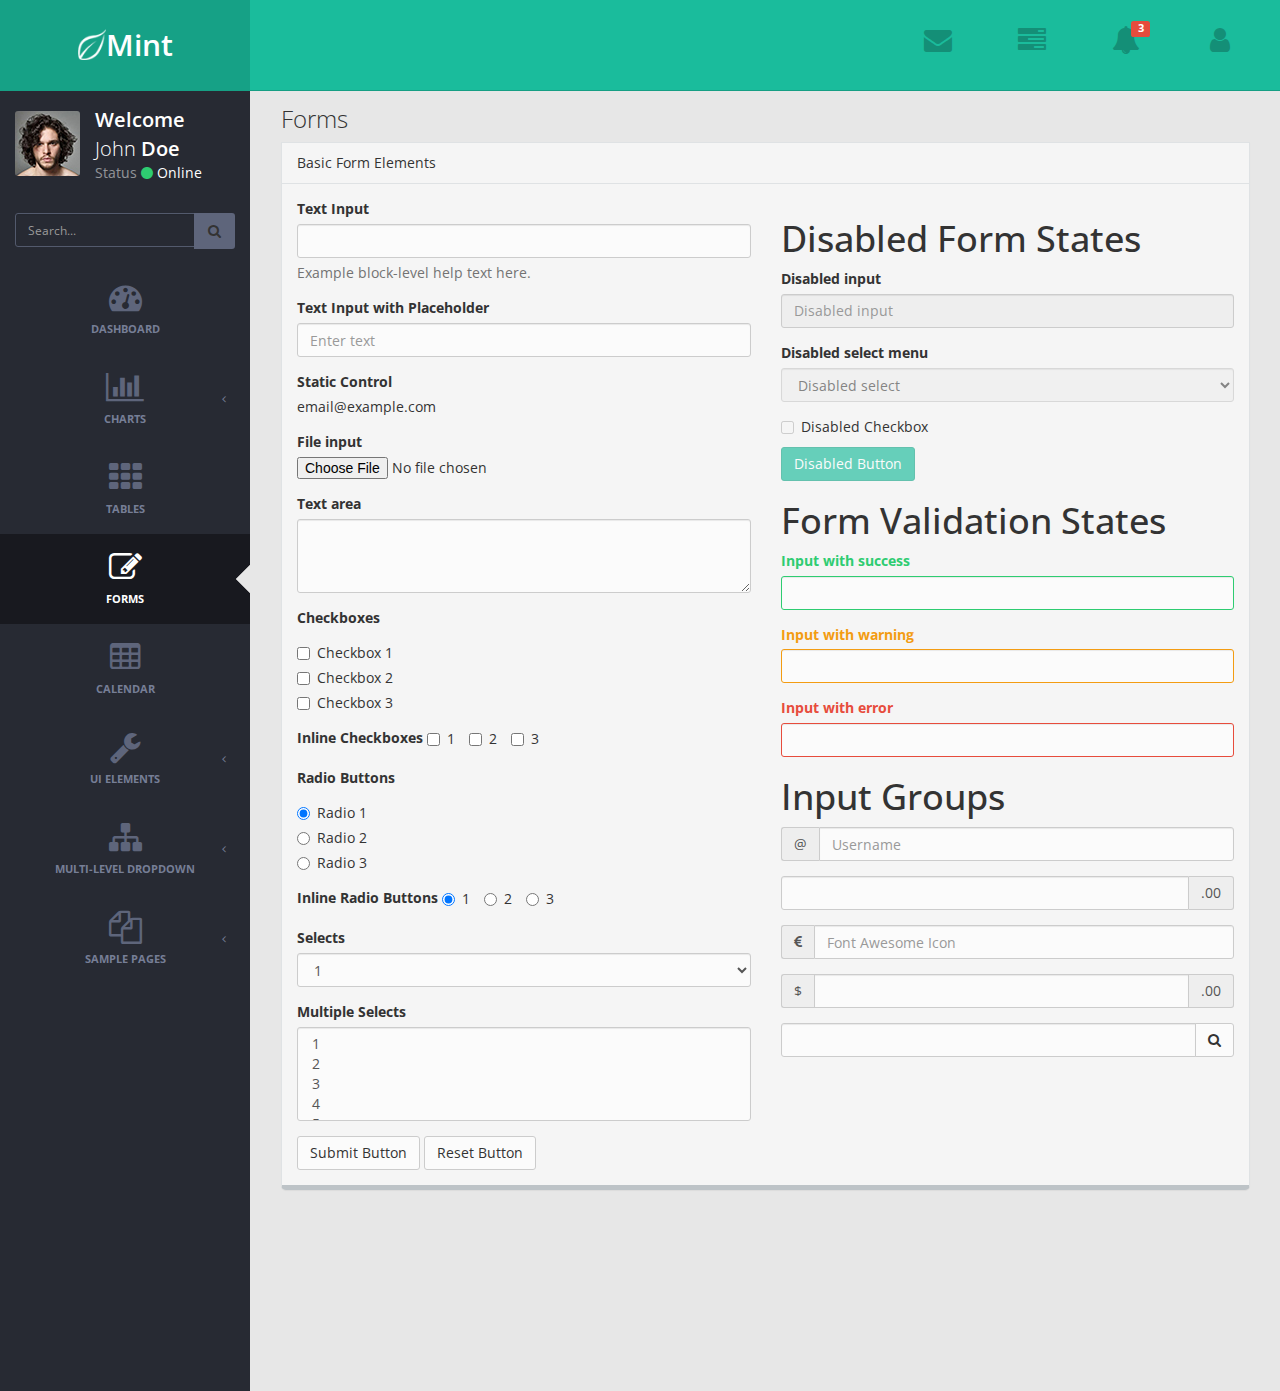
<file: TEMPLATE/forms.html>
<!DOCTYPE html>
<html>

    <head>

        <title>Mint - Flat & Responsive Admin Dashboard</title>

        

        <meta name="viewport" content="width=device-width, height=device-height, initial-scale=1, maximum-scale=1, user-scalable=no" />

        <meta name="description" content="Mint by Grozav is a flat design approach towards Admin Dashboards. Intuitive, cutting-edge, clean and easy to use and customize, as every Application UI should be. " />

        <link rel="author" href="http://grozav.com" />

        <!-- Core CSS - Include with every page -->
        <link href="css/bootstrap.css" rel="stylesheet" />
        <link href="http://netdna.bootstrapcdn.com/font-awesome/4.0.3/css/font-awesome.min.css" rel="stylesheet" />

        <!-- Page-Level Plugin CSS - Forms -->

        <!-- Mint Admin CSS - Include with every page -->
        <link href="css/mint-admin.css" rel="stylesheet" />

    <meta http-equiv="Content-Type" content="text/html; charset=utf-8" /></head>

    <body>

        <div id="wrapper">

            <nav class="navbar navbar-default navbar-static-top" role="navigation">
                <div class="navbar-header">
                    <button type="button" class="navbar-toggle" data-toggle="collapse" data-target=".sidebar-collapse">
                        <span class="sr-only">Toggle navigation</span>
                        <span class="icon-bar"></span>
                        <span class="icon-bar"></span>
                        <span class="icon-bar"></span>
                    </button>
                    <a class="navbar-brand" href="index.html"><img class="brand-logo" src="img/logo.png" alt="" />Mint</a>
                </div>
                <!-- /.navbar-header -->

                <ul class="nav navbar-top-links navbar-right">
                    <li class="dropdown">
                        <a class="dropdown-toggle" data-toggle="dropdown" href="#">
                            <i class="fa fa-envelope fa-2x fa-fw"></i>
                        </a>
                        <ul class="dropdown-menu dropdown-messages">
                            <li>
                                <a href="#">
                                    <img class="pull-left dropdown-messages-profile" src="img/profile-2.jpg" />
                                    <div>
                                        <strong>Lara Smith</strong>
                                        <span class="pull-right dropdown-messages-date text-muted">
                                            <em>Yesterday</em>
                                        </span>
                                    </div>
                                    <div class="dropdown-messages-message">Lorem ipsum dolor sit amet, consectetur adipiscing elit. Pellentesque eleifend...</div>
                                </a>
                            </li>
                            <li class="divider"></li>
                            <li>
                                <a href="#">
                                    <img class="pull-left dropdown-messages-profile" src="img/profile-3.jpg" />
                                    <div>
                                        <strong>Jack Black</strong>
                                        <span class="pull-right dropdown-messages-date text-muted">
                                            <em>Yesterday</em>
                                        </span>
                                    </div>
                                    <div class="dropdown-messages-message">Lorem ipsum dolor sit amet, consectetur adipiscing elit. Pellentesque eleifend...</div>
                                </a>
                            </li>
                            <li class="divider"></li>
                            <li>
                                <a href="#">
                                    <img class="pull-left dropdown-messages-profile" src="img/profile-4.jpg" />
                                    <div>
                                        <strong>Alex Smith</strong>
                                        <span class="pull-right dropdown-messages-date text-muted">
                                            <em>Yesterday</em>
                                        </span>
                                    </div>
                                    <div class="dropdown-messages-message">Lorem ipsum dolor sit amet, consectetur adipiscing elit. Pellentesque eleifend...</div>
                                </a>
                            </li>
                            <li class="divider"></li>
                            <li>
                                <a class="text-center" href="#">
                                    <strong>Read All Messages</strong>
                                    <i class="fa fa-angle-right"></i>
                                </a>
                            </li>
                        </ul>
                        <!-- /.dropdown-messages -->
                    </li>
                    <!-- /.dropdown -->
                    <li class="dropdown">
                        <a class="dropdown-toggle" data-toggle="dropdown" href="#">
                            <i class="fa fa-tasks fa-2x fa-fw"></i>
                        </a>
                        <ul class="dropdown-menu dropdown-tasks">
                            <li>
                                <a href="#">
                                    <div>
                                        <p>
                                            <strong>Task 1</strong>
                                            <span class="pull-right text-muted">40% Complete</span>
                                        </p>
                                        <div class="progress progress-slim progress-striped active">
                                            <div class="progress-bar progress-bar-success" role="progressbar" aria-valuenow="40" aria-valuemin="0" aria-valuemax="100" style="width: 40%">
                                                <span class="sr-only">40% Complete (success)</span>
                                            </div>
                                        </div>
                                    </div>
                                </a>
                            </li>
                            <li class="divider"></li>
                            <li>
                                <a href="#">
                                    <div>
                                        <p>
                                            <strong>Task 2</strong>
                                            <span class="pull-right text-muted">20% Complete</span>
                                        </p>
                                        <div class="progress progress-slim progress-striped active">
                                            <div class="progress-bar progress-bar-info" role="progressbar" aria-valuenow="20" aria-valuemin="0" aria-valuemax="100" style="width: 20%">
                                                <span class="sr-only">20% Complete</span>
                                            </div>
                                        </div>
                                    </div>
                                </a>
                            </li>
                            <li class="divider"></li>
                            <li>
                                <a href="#">
                                    <div>
                                        <p>
                                            <strong>Task 3</strong>
                                            <span class="pull-right text-muted">60% Complete</span>
                                        </p>
                                        <div class="progress progress-slim progress-striped active">
                                            <div class="progress-bar progress-bar-warning" role="progressbar" aria-valuenow="60" aria-valuemin="0" aria-valuemax="100" style="width: 60%">
                                                <span class="sr-only">60% Complete (warning)</span>
                                            </div>
                                        </div>
                                    </div>
                                </a>
                            </li>
                            <li class="divider"></li>
                            <li>
                                <a href="#">
                                    <div>
                                        <p>
                                            <strong>Task 4</strong>
                                            <span class="pull-right text-muted">80% Complete</span>
                                        </p>
                                        <div class="progress progress-slim progress-striped active">
                                            <div class="progress-bar progress-bar-danger" role="progressbar" aria-valuenow="80" aria-valuemin="0" aria-valuemax="100" style="width: 80%">
                                                <span class="sr-only">80% Complete (danger)</span>
                                            </div>
                                        </div>
                                    </div>
                                </a>
                            </li>
                            <li class="divider"></li>
                            <li>
                                <a class="text-center" href="#">
                                    <strong>See All Tasks</strong>
                                    <i class="fa fa-angle-right"></i>
                                </a>
                            </li>
                        </ul>
                        <!-- /.dropdown-tasks -->
                    </li>
                    <!-- /.dropdown -->
                    <li class="dropdown">
                        <a class="dropdown-toggle" data-toggle="dropdown" href="#">
                            <i class="fa fa-bell fa-2x fa-fw"></i><span class="notification-icon label label-danger">3</span>
                        </a>
                        <ul class="dropdown-menu dropdown-alerts">
                            <li>
                                <a href="#">
                                    <div>
                                        <i class="fa fa-comment fa-fw"></i> New Comment
                                        <span class="pull-right text-muted small">4 minutes ago</span>
                                    </div>
                                </a>
                            </li>
                            <li class="divider"></li>
                            <li>
                                <a href="#">
                                    <div>
                                        <i class="fa fa-twitter fa-fw"></i> 3 New Followers
                                        <span class="pull-right text-muted small">12 minutes ago</span>
                                    </div>
                                </a>
                            </li>
                            <li class="divider"></li>
                            <li>
                                <a href="#">
                                    <div>
                                        <i class="fa fa-envelope fa-fw"></i> Message Sent
                                        <span class="pull-right text-muted small">4 minutes ago</span>
                                    </div>
                                </a>
                            </li>
                            <li class="divider"></li>
                            <li>
                                <a href="#">
                                    <div>
                                        <i class="fa fa-tasks fa-fw"></i> New Task
                                        <span class="pull-right text-muted small">4 minutes ago</span>
                                    </div>
                                </a>
                            </li>
                            <li class="divider"></li>
                            <li>
                                <a href="#">
                                    <div>
                                        <i class="fa fa-upload fa-fw"></i> Server Rebooted
                                        <span class="pull-right text-muted small">4 minutes ago</span>
                                    </div>
                                </a>
                            </li>
                            <li class="divider"></li>
                            <li>
                                <a class="text-center" href="#">
                                    <strong>See All Alerts</strong>
                                    <i class="fa fa-angle-right"></i>
                                </a>
                            </li>
                        </ul>
                        <!-- /.dropdown-alerts -->
                    </li>
                    <!-- /.dropdown -->
                    <li class="dropdown">
                        <a class="dropdown-toggle" data-toggle="dropdown" href="#">
                            <i class="fa fa-user  fa-2x fa-fw"></i>
                        </a>
                        <ul class="dropdown-menu dropdown-user">
                            <li><a href="#"><i class="fa fa-user fa-fw"></i> User Profile</a>
                            </li>
                            <li><a href="#"><i class="fa fa-gear fa-fw"></i> Settings</a>
                            </li>
                            <li class="divider"></li>
                            <li><a href="login.html"><i class="fa fa-sign-out fa-fw"></i> Logout</a>
                            </li>
                        </ul>
                        <!-- /.dropdown-user -->
                    </li>
                    <!-- /.dropdown -->
                </ul>
                <!-- /.navbar-top-links -->

            </nav>
            <!-- /.navbar-static-top -->

            <nav class="navbar-default navbar-static-side" role="navigation">
                <div class="sidebar-collapse">
                    <ul class="nav" id="side-menu">
                        <li>
                            <div class="user-info-wrapper">	
                                <div class="user-info-profile-image">
                                    <img src="img/profile-1.jpg" alt="" width="65" height="65" />
                                </div>
                                <div class="user-info">
                                    <div class="user-welcome">Welcome</div>
                                    <div class="username">John <strong>Doe</strong></div>
                                    <div class="status">Status <span class="status-now"><i class="fa fa-circle text-emerald fa"></i> Online</span> </div>
                                </div>
                            </div>
                        </li>
                        <li class="sidebar-search">
                            <div class="input-group custom-search-form">
                                <input type="text" class="form-control" placeholder="Search..." />
                                <span class="input-group-btn">
                                    <button class="btn btn-default" type="button">
                                        <i class="fa fa-search"></i>
                                    </button>
                                </span>
                            </div>
                            <!-- /input-group -->
                        </li>
                        <li>
                            <a href="index.html"><i class="fa fa-dashboard fa-fw fa-3x"></i> Dashboard</a>
                        </li>
                        <li>
                            <a href="#"><i class="fa fa-bar-chart-o fa-fw fa-3x"></i> Charts<span class="fa arrow"></span></a>
                            <ul class="nav nav-second-level">
                                <li>
                                    <a href="flot.html">Flot Charts</a>
                                </li>
                                <li>
                                    <a href="morris.html">Morris.js Charts</a>
                                </li>
                            </ul>
                            <!-- /.nav-second-level -->
                        </li>
                        <li>
                            <a href="tables.html"><i class="fa fa-th fa-fw fa-3x"></i> Tables</a>
                        </li>
                        <li>
                            <a class="active" href="forms.html"><i class="fa fa-edit fa-fw fa-3x"></i> Forms</a>
                        </li>
                        <li>
                            <a href="fullcalendar.html"><i class="fa fa-table fa-fw fa-3x"></i> Calendar</a>
                        </li>
                        <li>
                            <a href="#"><i class="fa fa-wrench fa-fw fa-3x"></i> UI Elements<span class="fa arrow"></span></a>
                            <ul class="nav nav-second-level">
                                <li>
                                    <a href="panels-wells.html">Panels and Wells</a>
                                </li>
                                <li>
                                    <a href="buttons.html">Buttons</a>
                                </li>
                                <li>
                                    <a href="notifications.html">Notifications</a>
                                </li>
                                <li>
                                    <a href="typography.html">Typography</a>
                                </li>
                                <li>
                                    <a href="fontawesome.html">Icons</a>
                                </li>
                                <li>
                                    <a href="grid.html">Grid</a>
                                </li>
                            </ul>
                            <!-- /.nav-second-level -->
                        </li>
                        <li>
                            <a href="#"><i class="fa fa-sitemap fa-fw fa-3x"></i> Multi-Level Dropdown<span class="fa arrow"></span></a>
                            <ul class="nav nav-second-level">
                                <li>
                                    <a href="#">Second Level Item</a>
                                </li>
                                <li>
                                    <a href="#">Second Level Item</a>
                                </li>
                                <li>
                                    <a href="#">Third Level <span class="fa arrow"></span></a>
                                    <ul class="nav nav-third-level">
                                        <li>
                                            <a href="#">Third Level Item</a>
                                        </li>
                                        <li>
                                            <a href="#">Third Level Item</a>
                                        </li>
                                        <li>
                                            <a href="#">Third Level Item</a>
                                        </li>
                                        <li>
                                            <a href="#">Third Level Item</a>
                                        </li>
                                    </ul>
                                    <!-- /.nav-third-level -->
                                </li>
                            </ul>
                            <!-- /.nav-second-level -->
                        </li>
                        <li>
                            <a href="#"><i class="fa fa-files-o fa-fw fa-3x"></i> Sample Pages<span class="fa arrow"></span></a>
                            <ul class="nav nav-second-level">
                                <li>
                                    <a href="blank.html">Blank Page</a>
                                </li>
                                <li>
                                    <a href="login.html">Login Page</a>
                                </li>
                                <li>
                                    <a href="timeline.html">Timeline</a>
                                </li>
                                <li>
                                    <a href="404.html">404 Error Page</a>
                                </li>
                                <li>
                                    <a href="500.html">500 Error Page</a>
                                </li>
                            </ul>
                            <!-- /.nav-second-level -->
                        </li>
                    </ul>
                    <!-- /#side-menu -->
                </div>
                <!-- /.sidebar-collapse -->
            </nav>
            <!-- /.navbar-static-side -->

            <div id="page-wrapper">
                <div class="row">
                    <div class="col-lg-12">
                        <h3 class="page-header">Forms</h3>
                    </div>
                    <!-- /.col-lg-12 -->
                </div>
                <!-- /.row -->
                <div class="row">
                    <div class="col-lg-12">
                        <div class="panel panel-default">
                            <div class="panel-heading">
                                Basic Form Elements
                            </div>
                            <div class="panel-body">
                                <div class="row">
                                    <div class="col-lg-6">
                                        <form role="form" />
                                            <div class="form-group">
                                                <label>Text Input</label>
                                                <input class="form-control" />
                                                <p class="help-block">Example block-level help text here.</p>
                                            </div>
                                            <div class="form-group">
                                                <label>Text Input with Placeholder</label>
                                                <input class="form-control" placeholder="Enter text" />
                                            </div>
                                            <div class="form-group">
                                                <label>Static Control</label>
                                                <p class="form-control-static">email@example.com</p>
                                            </div>
                                            <div class="form-group">
                                                <label>File input</label>
                                                <input type="file" />
                                            </div>
                                            <div class="form-group">
                                                <label>Text area</label>
                                                <textarea class="form-control" rows="3"></textarea>
                                            </div>
                                            <div class="form-group">
                                                <label>Checkboxes</label>
                                                <div class="checkbox">
                                                    <label>
                                                        <input type="checkbox" value="" />Checkbox 1
                                                    </label>
                                                </div>
                                                <div class="checkbox">
                                                    <label>
                                                        <input type="checkbox" value="" />Checkbox 2
                                                    </label>
                                                </div>
                                                <div class="checkbox">
                                                    <label>
                                                        <input type="checkbox" value="" />Checkbox 3
                                                    </label>
                                                </div>
                                            </div>
                                            <div class="form-group">
                                                <label>Inline Checkboxes</label>
                                                <label class="checkbox-inline">
                                                    <input type="checkbox" />1
                                                </label>
                                                <label class="checkbox-inline">
                                                    <input type="checkbox" />2
                                                </label>
                                                <label class="checkbox-inline">
                                                    <input type="checkbox" />3
                                                </label>
                                            </div>
                                            <div class="form-group">
                                                <label>Radio Buttons</label>
                                                <div class="radio">
                                                    <label>
                                                        <input type="radio" name="optionsRadios" id="optionsRadios1" value="option1" checked="" />Radio 1
                                                    </label>
                                                </div>
                                                <div class="radio">
                                                    <label>
                                                        <input type="radio" name="optionsRadios" id="optionsRadios2" value="option2" />Radio 2
                                                    </label>
                                                </div>
                                                <div class="radio">
                                                    <label>
                                                        <input type="radio" name="optionsRadios" id="optionsRadios3" value="option3" />Radio 3
                                                    </label>
                                                </div>
                                            </div>
                                            <div class="form-group">
                                                <label>Inline Radio Buttons</label>
                                                <label class="radio-inline">
                                                    <input type="radio" name="optionsRadiosInline" id="optionsRadiosInline1" value="option1" checked="" />1
                                                </label>
                                                <label class="radio-inline">
                                                    <input type="radio" name="optionsRadiosInline" id="optionsRadiosInline2" value="option2" />2
                                                </label>
                                                <label class="radio-inline">
                                                    <input type="radio" name="optionsRadiosInline" id="optionsRadiosInline3" value="option3" />3
                                                </label>
                                            </div>
                                            <div class="form-group">
                                                <label>Selects</label>
                                                <select class="form-control">
                                                    <option />1
                                                    <option />2
                                                    <option />3
                                                    <option />4
                                                    <option />5
                                                </select>
                                            </div>
                                            <div class="form-group">
                                                <label>Multiple Selects</label>
                                                <select multiple="" class="form-control">
                                                    <option />1
                                                    <option />2
                                                    <option />3
                                                    <option />4
                                                    <option />5
                                                </select>
                                            </div>
                                            <button type="submit" class="btn btn-default">Submit Button</button>
                                            <button type="reset" class="btn btn-default">Reset Button</button>
                                        </form>
                                    </div>
                                    <!-- /.col-lg-6 (nested) -->
                                    <div class="col-lg-6">
                                        <h1>Disabled Form States</h1>
                                        <form role="form" />
                                            <fieldset disabled="">
                                                <div class="form-group">
                                                    <label for="disabledSelect">Disabled input</label>
                                                    <input class="form-control" id="disabledInput" type="text" placeholder="Disabled input" disabled="" />
                                                </div>
                                                <div class="form-group">
                                                    <label for="disabledSelect">Disabled select menu</label>
                                                    <select id="disabledSelect" class="form-control">
                                                        <option />Disabled select
                                                    </select>
                                                </div>
                                                <div class="checkbox">
                                                    <label>
                                                        <input type="checkbox" />Disabled Checkbox
                                                    </label>
                                                </div>
                                                <button type="submit" class="btn btn-primary">Disabled Button</button>
                                            </fieldset>
                                        </form>
                                        <h1>Form Validation States</h1>
                                        <form role="form" />
                                            <div class="form-group has-success">
                                                <label class="control-label" for="inputSuccess">Input with success</label>
                                                <input type="text" class="form-control" id="inputSuccess" />
                                            </div>
                                            <div class="form-group has-warning">
                                                <label class="control-label" for="inputWarning">Input with warning</label>
                                                <input type="text" class="form-control" id="inputWarning" />
                                            </div>
                                            <div class="form-group has-error">
                                                <label class="control-label" for="inputError">Input with error</label>
                                                <input type="text" class="form-control" id="inputError" />
                                            </div>
                                        </form>
                                        <h1>Input Groups</h1>
                                        <form role="form" />
                                            <div class="form-group input-group">
                                                <span class="input-group-addon">@</span>
                                                <input type="text" class="form-control" placeholder="Username" />
                                            </div>
                                            <div class="form-group input-group">
                                                <input type="text" class="form-control" />
                                                <span class="input-group-addon">.00</span>
                                            </div>
                                            <div class="form-group input-group">
                                                <span class="input-group-addon"><i class="fa fa-eur"></i>
                                                </span>
                                                <input type="text" class="form-control" placeholder="Font Awesome Icon" />
                                            </div>
                                            <div class="form-group input-group">
                                                <span class="input-group-addon">$</span>
                                                <input type="text" class="form-control" />
                                                <span class="input-group-addon">.00</span>
                                            </div>
                                            <div class="form-group input-group">
                                                <input type="text" class="form-control" />
                                                <span class="input-group-btn">
                                                    <button class="btn btn-default" type="button"><i class="fa fa-search"></i>
                                                    </button>
                                                </span>
                                            </div>
                                        </form>
                                    </div>
                                    <!-- /.col-lg-6 (nested) -->
                                </div>
                                <!-- /.row (nested) -->
                            </div>
                            <!-- /.panel-body -->
                        </div>
                        <!-- /.panel -->
                    </div>
                    <!-- /.col-lg-12 -->
                </div>
                <!-- /.row -->
            </div>
            <!-- /#page-wrapper -->

        </div>
        <!-- /#wrapper -->

        <!-- Core Scripts - Include with every page -->
        <script src="js/jquery-1.10.2.js"></script>
        <script src="js/bootstrap.min.js"></script>
        <script src="js/plugins/metisMenu/jquery.metisMenu.js"></script>

        <!-- Page-Level Plugin Scripts - Forms -->

        <!-- Mint Admin Scripts - Include with every page -->
        <script src="js/mint-admin.js"></script>

        <!-- Page-Level Demo Scripts - Forms - Use for reference -->

    </body>

</html>
</file>
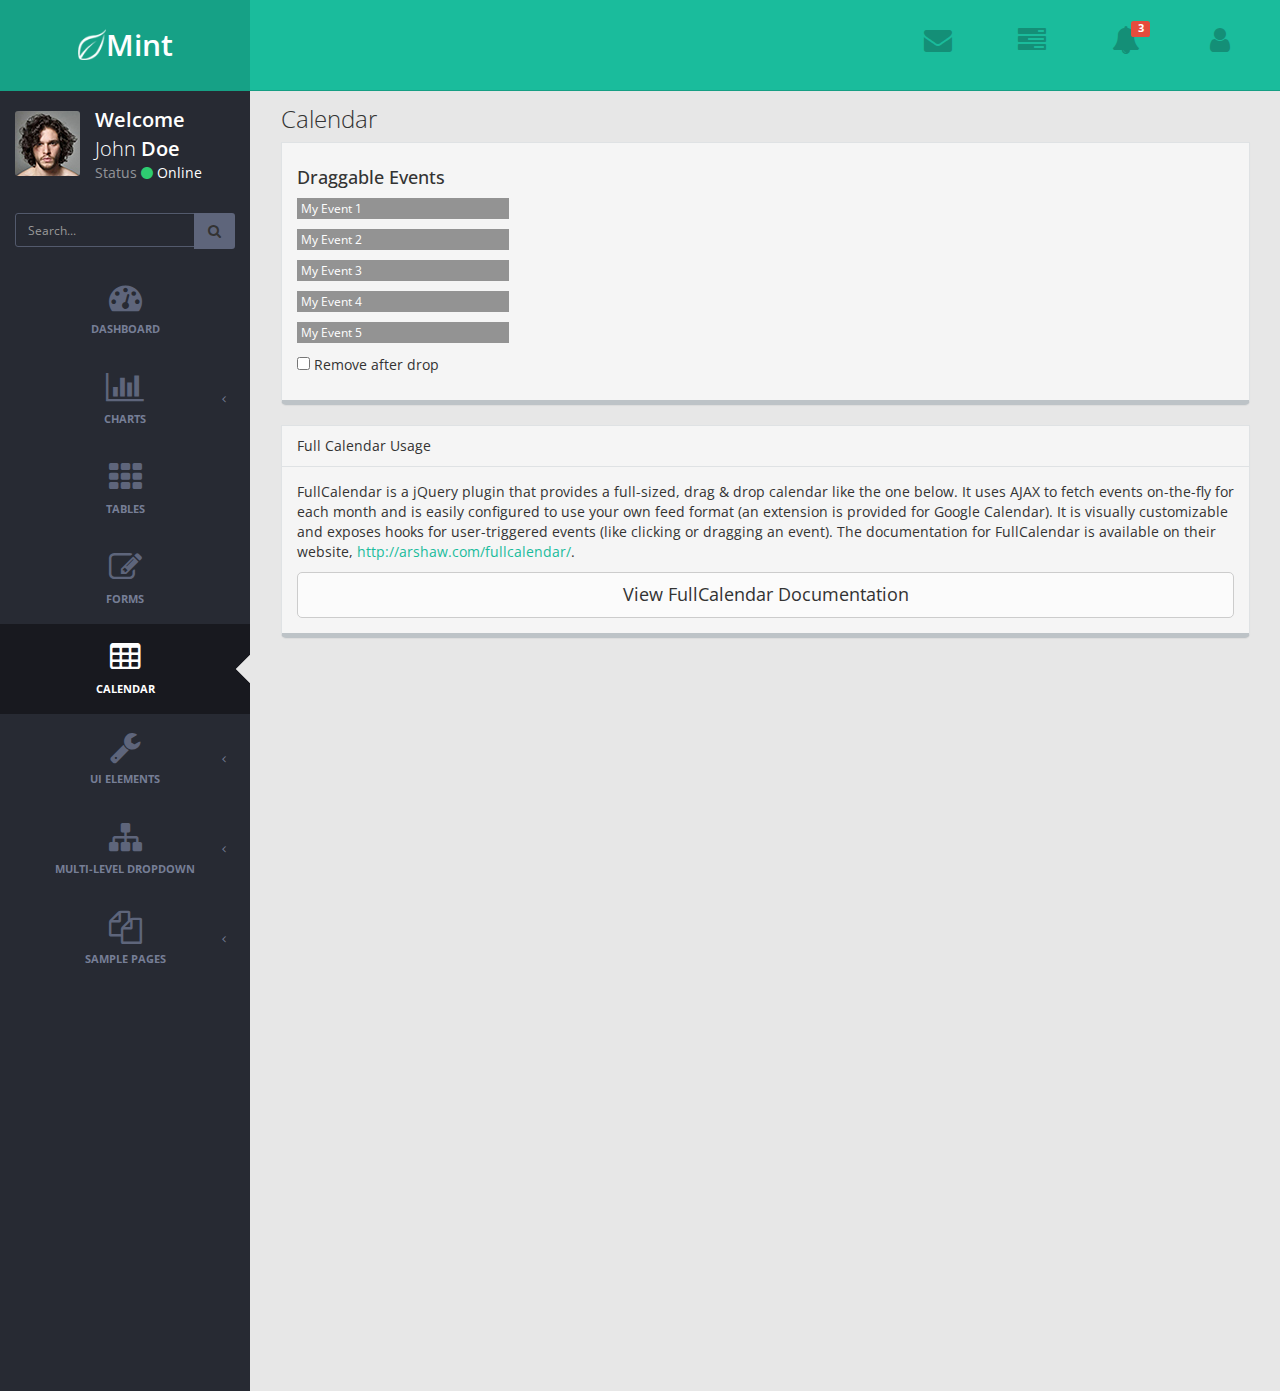
<file: TEMPLATE/fullcalendar.html>
<!DOCTYPE html>
<html>

    <head>

        <title>Mint - Flat & Responsive Admin Dashboard</title>

        

        <meta name="viewport" content="width=device-width, height=device-height, initial-scale=1, maximum-scale=1, user-scalable=no" />

        <meta name="description" content="Mint by Grozav is a flat design approach towards Admin Dashboards. Intuitive, cutting-edge, clean and easy to use and customize, as every Application UI should be. " />

        <link rel="author" href="http://grozav.com" />

        <!-- Core CSS - Include with every page -->
        <link href="css/bootstrap.css" rel="stylesheet" />
        <link href="http://netdna.bootstrapcdn.com/font-awesome/4.0.3/css/font-awesome.min.css" rel="stylesheet" />

        <!-- Page-Level Plugin CSS - Blank -->
        <link href="css/plugins/fullcalendar/fullcalendar.css" rel="stylesheet" />

        <!-- Mint Admin CSS - Include with every page -->
        <link href="css/mint-admin.css" rel="stylesheet" />

    <meta http-equiv="Content-Type" content="text/html; charset=utf-8" /></head>

    <body>

        <div id="wrapper">

            <nav class="navbar navbar-default navbar-static-top" role="navigation">
                <div class="navbar-header">
                    <button type="button" class="navbar-toggle" data-toggle="collapse" data-target=".sidebar-collapse">
                        <span class="sr-only">Toggle navigation</span>
                        <span class="icon-bar"></span>
                        <span class="icon-bar"></span>
                        <span class="icon-bar"></span>
                    </button>
                    <a class="navbar-brand" href="index.html"><img class="brand-logo" src="img/logo.png" alt="" />Mint</a>
                </div>
                <!-- /.navbar-header -->

                <ul class="nav navbar-top-links navbar-right">
                    <li class="dropdown">
                        <a class="dropdown-toggle" data-toggle="dropdown" href="#">
                            <i class="fa fa-envelope fa-2x fa-fw"></i>
                        </a>
                        <ul class="dropdown-menu dropdown-messages">
                            <li>
                                <a href="#">
                                    <img class="pull-left dropdown-messages-profile" src="img/profile-2.jpg" />
                                    <div>
                                        <strong>Lara Smith</strong>
                                        <span class="pull-right dropdown-messages-date text-muted">
                                            <em>Yesterday</em>
                                        </span>
                                    </div>
                                    <div class="dropdown-messages-message">Lorem ipsum dolor sit amet, consectetur adipiscing elit. Pellentesque eleifend...</div>
                                </a>
                            </li>
                            <li class="divider"></li>
                            <li>
                                <a href="#">
                                    <img class="pull-left dropdown-messages-profile" src="img/profile-3.jpg" />
                                    <div>
                                        <strong>Jack Black</strong>
                                        <span class="pull-right dropdown-messages-date text-muted">
                                            <em>Yesterday</em>
                                        </span>
                                    </div>
                                    <div class="dropdown-messages-message">Lorem ipsum dolor sit amet, consectetur adipiscing elit. Pellentesque eleifend...</div>
                                </a>
                            </li>
                            <li class="divider"></li>
                            <li>
                                <a href="#">
                                    <img class="pull-left dropdown-messages-profile" src="img/profile-4.jpg" />
                                    <div>
                                        <strong>Alex Smith</strong>
                                        <span class="pull-right dropdown-messages-date text-muted">
                                            <em>Yesterday</em>
                                        </span>
                                    </div>
                                    <div class="dropdown-messages-message">Lorem ipsum dolor sit amet, consectetur adipiscing elit. Pellentesque eleifend...</div>
                                </a>
                            </li>
                            <li class="divider"></li>
                            <li>
                                <a class="text-center" href="#">
                                    <strong>Read All Messages</strong>
                                    <i class="fa fa-angle-right"></i>
                                </a>
                            </li>
                        </ul>
                        <!-- /.dropdown-messages -->
                    </li>
                    <!-- /.dropdown -->
                    <li class="dropdown">
                        <a class="dropdown-toggle" data-toggle="dropdown" href="#">
                            <i class="fa fa-tasks fa-2x fa-fw"></i>
                        </a>
                        <ul class="dropdown-menu dropdown-tasks">
                            <li>
                                <a href="#">
                                    <div>
                                        <p>
                                            <strong>Task 1</strong>
                                            <span class="pull-right text-muted">40% Complete</span>
                                        </p>
                                        <div class="progress progress-slim progress-striped active">
                                            <div class="progress-bar progress-bar-success" role="progressbar" aria-valuenow="40" aria-valuemin="0" aria-valuemax="100" style="width: 40%">
                                                <span class="sr-only">40% Complete (success)</span>
                                            </div>
                                        </div>
                                    </div>
                                </a>
                            </li>
                            <li class="divider"></li>
                            <li>
                                <a href="#">
                                    <div>
                                        <p>
                                            <strong>Task 2</strong>
                                            <span class="pull-right text-muted">20% Complete</span>
                                        </p>
                                        <div class="progress progress-slim progress-striped active">
                                            <div class="progress-bar progress-bar-info" role="progressbar" aria-valuenow="20" aria-valuemin="0" aria-valuemax="100" style="width: 20%">
                                                <span class="sr-only">20% Complete</span>
                                            </div>
                                        </div>
                                    </div>
                                </a>
                            </li>
                            <li class="divider"></li>
                            <li>
                                <a href="#">
                                    <div>
                                        <p>
                                            <strong>Task 3</strong>
                                            <span class="pull-right text-muted">60% Complete</span>
                                        </p>
                                        <div class="progress progress-slim progress-striped active">
                                            <div class="progress-bar progress-bar-warning" role="progressbar" aria-valuenow="60" aria-valuemin="0" aria-valuemax="100" style="width: 60%">
                                                <span class="sr-only">60% Complete (warning)</span>
                                            </div>
                                        </div>
                                    </div>
                                </a>
                            </li>
                            <li class="divider"></li>
                            <li>
                                <a href="#">
                                    <div>
                                        <p>
                                            <strong>Task 4</strong>
                                            <span class="pull-right text-muted">80% Complete</span>
                                        </p>
                                        <div class="progress progress-slim progress-striped active">
                                            <div class="progress-bar progress-bar-danger" role="progressbar" aria-valuenow="80" aria-valuemin="0" aria-valuemax="100" style="width: 80%">
                                                <span class="sr-only">80% Complete (danger)</span>
                                            </div>
                                        </div>
                                    </div>
                                </a>
                            </li>
                            <li class="divider"></li>
                            <li>
                                <a class="text-center" href="#">
                                    <strong>See All Tasks</strong>
                                    <i class="fa fa-angle-right"></i>
                                </a>
                            </li>
                        </ul>
                        <!-- /.dropdown-tasks -->
                    </li>
                    <!-- /.dropdown -->
                    <li class="dropdown">
                        <a class="dropdown-toggle" data-toggle="dropdown" href="#">
                            <i class="fa fa-bell fa-2x fa-fw"></i><span class="notification-icon label label-danger">3</span>
                        </a>
                        <ul class="dropdown-menu dropdown-alerts">
                            <li>
                                <a href="#">
                                    <div>
                                        <i class="fa fa-comment fa-fw"></i> New Comment
                                        <span class="pull-right text-muted small">4 minutes ago</span>
                                    </div>
                                </a>
                            </li>
                            <li class="divider"></li>
                            <li>
                                <a href="#">
                                    <div>
                                        <i class="fa fa-twitter fa-fw"></i> 3 New Followers
                                        <span class="pull-right text-muted small">12 minutes ago</span>
                                    </div>
                                </a>
                            </li>
                            <li class="divider"></li>
                            <li>
                                <a href="#">
                                    <div>
                                        <i class="fa fa-envelope fa-fw"></i> Message Sent
                                        <span class="pull-right text-muted small">4 minutes ago</span>
                                    </div>
                                </a>
                            </li>
                            <li class="divider"></li>
                            <li>
                                <a href="#">
                                    <div>
                                        <i class="fa fa-tasks fa-fw"></i> New Task
                                        <span class="pull-right text-muted small">4 minutes ago</span>
                                    </div>
                                </a>
                            </li>
                            <li class="divider"></li>
                            <li>
                                <a href="#">
                                    <div>
                                        <i class="fa fa-upload fa-fw"></i> Server Rebooted
                                        <span class="pull-right text-muted small">4 minutes ago</span>
                                    </div>
                                </a>
                            </li>
                            <li class="divider"></li>
                            <li>
                                <a class="text-center" href="#">
                                    <strong>See All Alerts</strong>
                                    <i class="fa fa-angle-right"></i>
                                </a>
                            </li>
                        </ul>
                        <!-- /.dropdown-alerts -->
                    </li>
                    <!-- /.dropdown -->
                    <li class="dropdown">
                        <a class="dropdown-toggle" data-toggle="dropdown" href="#">
                            <i class="fa fa-user  fa-2x fa-fw"></i>
                        </a>
                        <ul class="dropdown-menu dropdown-user">
                            <li><a href="#"><i class="fa fa-user fa-fw"></i> User Profile</a>
                            </li>
                            <li><a href="#"><i class="fa fa-gear fa-fw"></i> Settings</a>
                            </li>
                            <li class="divider"></li>
                            <li><a href="login.html"><i class="fa fa-sign-out fa-fw"></i> Logout</a>
                            </li>
                        </ul>
                        <!-- /.dropdown-user -->
                    </li>
                    <!-- /.dropdown -->
                </ul>
                <!-- /.navbar-top-links -->

            </nav>
            <!-- /.navbar-static-top -->

            <nav class="navbar-default navbar-static-side" role="navigation">
                <div class="sidebar-collapse">
                    <ul class="nav" id="side-menu">
                        <li>
                            <div class="user-info-wrapper">	
                                <div class="user-info-profile-image">
                                    <img src="img/profile-1.jpg" alt="" width="65" height="65" />
                                </div>
                                <div class="user-info">
                                    <div class="user-welcome">Welcome</div>
                                    <div class="username">John <strong>Doe</strong></div>
                                    <div class="status">Status <span class="status-now"><i class="fa fa-circle text-emerald fa"></i> Online</span> </div>
                                </div>
                            </div>
                        </li>
                        <li class="sidebar-search">
                            <div class="input-group custom-search-form">
                                <input type="text" class="form-control" placeholder="Search..." />
                                <span class="input-group-btn">
                                    <button class="btn btn-default" type="button">
                                        <i class="fa fa-search"></i>
                                    </button>
                                </span>
                            </div>
                            <!-- /input-group -->
                        </li>
                        <li>
                            <a href="index.html"><i class="fa fa-dashboard fa-fw fa-3x"></i> Dashboard</a>
                        </li>
                        <li>
                            <a href="#"><i class="fa fa-bar-chart-o fa-fw fa-3x"></i> Charts<span class="fa arrow"></span></a>
                            <ul class="nav nav-second-level">
                                <li>
                                    <a href="flot.html">Flot Charts</a>
                                </li>
                                <li>
                                    <a href="morris.html">Morris.js Charts</a>
                                </li>
                            </ul>
                            <!-- /.nav-second-level -->
                        </li>
                        <li>
                            <a href="tables.html"><i class="fa fa-th fa-fw fa-3x"></i> Tables</a>
                        </li>
                        <li>
                            <a href="forms.html"><i class="fa fa-edit fa-fw fa-3x"></i> Forms</a>
                        </li>
                        <li>
                            <a class='active' href="fullcalendar.html"><i class="fa fa-table fa-fw fa-3x"></i> Calendar</a>
                        </li>
                        <li>
                            <a href="#"><i class="fa fa-wrench fa-fw fa-3x"></i> UI Elements<span class="fa arrow"></span></a>
                            <ul class="nav nav-second-level">
                                <li>
                                    <a href="panels-wells.html">Panels and Wells</a>
                                </li>
                                <li>
                                    <a href="buttons.html">Buttons</a>
                                </li>
                                <li>
                                    <a href="notifications.html">Notifications</a>
                                </li>
                                <li>
                                    <a href="typography.html">Typography</a>
                                </li>
                                <li>
                                    <a href="fontawesome.html">Icons</a>
                                </li>
                                <li>
                                    <a href="grid.html">Grid</a>
                                </li>
                            </ul>
                            <!-- /.nav-second-level -->
                        </li>
                        <li>
                            <a href="#"><i class="fa fa-sitemap fa-fw fa-3x"></i> Multi-Level Dropdown<span class="fa arrow"></span></a>
                            <ul class="nav nav-second-level">
                                <li>
                                    <a href="#">Second Level Item</a>
                                </li>
                                <li>
                                    <a href="#">Second Level Item</a>
                                </li>
                                <li>
                                    <a href="#">Third Level <span class="fa arrow"></span></a>
                                    <ul class="nav nav-third-level">
                                        <li>
                                            <a href="#">Third Level Item</a>
                                        </li>
                                        <li>
                                            <a href="#">Third Level Item</a>
                                        </li>
                                        <li>
                                            <a href="#">Third Level Item</a>
                                        </li>
                                        <li>
                                            <a href="#">Third Level Item</a>
                                        </li>
                                    </ul>
                                    <!-- /.nav-third-level -->
                                </li>
                            </ul>
                            <!-- /.nav-second-level -->
                        </li>
                        <li>
                            <a href="#"><i class="fa fa-files-o fa-fw fa-3x"></i> Sample Pages<span class="fa arrow"></span></a>
                            <ul class="nav nav-second-level">
                                <li>
                                    <a href="blank.html">Blank Page</a>
                                </li>
                                <li>
                                    <a href="login.html">Login Page</a>
                                </li>
                                <li>
                                    <a href="timeline.html">Timeline</a>
                                </li>
                                <li>
                                    <a href="404.html">404 Error Page</a>
                                </li>
                                <li>
                                    <a href="500.html">500 Error Page</a>
                                </li>
                            </ul>
                            <!-- /.nav-second-level -->
                        </li>
                    </ul>
                    <!-- /#side-menu -->
                </div>
                <!-- /.sidebar-collapse -->
            </nav>
            <!-- /.navbar-static-side -->

            <div id="page-wrapper">
                <div class="row">
                    <div class="col-lg-12">
                        <h3 class="page-header">Calendar</h3>
                        <div class='panel panel-default'>
                            <div class='panel-body'>
                                <div class="row">
                                    <div class="col-lg-3">

                                        <h4>Draggable Events</h4>
                                        <div class='external-event'>My Event 1</div>
                                        <div class='external-event'>My Event 2</div>
                                        <div class='external-event'>My Event 3</div>
                                        <div class='external-event'>My Event 4</div>
                                        <div class='external-event'>My Event 5</div>
                                        <p>
                                            <input type='checkbox' id='drop-remove' /> Remove after drop
                                        </p>
                                    </div>

                                    <div class="col-lg-9">
                                        <div id='calendar'></div>
                                    </div>
                                </div>
                            </div>
                            <!-- /.col-lg-12 -->
                        </div>

                        <div class="panel panel-default">
                            <div class="panel-heading">
                                Full Calendar Usage
                            </div>
                            <!-- /.panel-heading -->
                            <div class="panel-body">
                                <p>FullCalendar is a jQuery plugin that provides a full-sized, drag & drop calendar like the one below. It uses AJAX to fetch events on-the-fly for each month and is easily configured to use your own feed format (an extension is provided for Google Calendar). It is visually customizable and exposes hooks for user-triggered events (like clicking or dragging an event). The documentation for FullCalendar is available on their website, <a target="_blank" href="http://arshaw.com/fullcalendar/">http://arshaw.com/fullcalendar/</a>.</p>
                                <a target="_blank" class="btn btn-default btn-lg btn-block" href="http://arshaw.com/fullcalendar//">View FullCalendar Documentation</a>
                            </div>
                            <!-- /.panel-body -->
                        </div>
                        <!-- /.panel -->

                    </div>
                    <!-- /.col-lg-12 -->
                </div>
                <!-- /.row -->
            </div>
            <!-- /#page-wrapper -->

        </div>
        <!-- /#wrapper -->

        <!-- Core Scripts - Include with every page -->
        <script src="js/jquery-1.10.2.js"></script>
        <script src="js/bootstrap.min.js"></script>
        <script src="js/plugins/metisMenu/jquery.metisMenu.js"></script>

        <!-- Page-Level Plugin Scripts - Blank -->
        <script src="http://ajax.aspnetcdn.com/ajax/jquery.ui/1.9.2/jquery-ui.js" type="text/javascript"></script>
        <script src="js/plugins/fullcalendar/fullcalendar.js"></script>

        <!-- Mint Admin Scripts - Include with every page -->
        <script src="js/mint-admin.js"></script>

        <!-- Page-Level Demo Scripts - Blank - Use for reference -->
        <script>
            $(document).ready(function() {


                /* initialize the external events
                 -----------------------------------------------------------------*/

                $('div.external-event').each(function() {

                    // create an Event Object (http://arshaw.com/fullcalendar/docs/event_data/Event_Object/)
                    // it doesn't need to have a start or end
                    var eventObject = {
                        title: $.trim($(this).text()) // use the element's text as the event title
                    };

                    // store the Event Object in the DOM element so we can get to it later
                    $(this).data('eventObject', eventObject);

                    // make the event draggable using jQuery UI
                    $(this).draggable({
                        zIndex: 999,
                        revert: true, // will cause the event to go back to its
                        revertDuration: 0  //  original position after the drag
                    });

                });


                /* initialize the calendar
                 -----------------------------------------------------------------*/

                $('#calendar').fullCalendar({
                    header: {
                        left: 'prev,next today',
                        center: 'title',
                        right: 'month,agendaWeek,agendaDay'
                    },
                    editable: true,
                    droppable: true, // this allows things to be dropped onto the calendar !!!
                    drop: function(date, allDay) { // this function is called when something is dropped

                        // retrieve the dropped element's stored Event Object
                        var originalEventObject = $(this).data('eventObject');

                        // we need to copy it, so that multiple events don't have a reference to the same object
                        var copiedEventObject = $.extend({}, originalEventObject);

                        // assign it the date that was reported
                        copiedEventObject.start = date;
                        copiedEventObject.allDay = allDay;

                        // render the event on the calendar
                        // the last `true` argument determines if the event "sticks" (http://arshaw.com/fullcalendar/docs/event_rendering/renderEvent/)
                        $('#calendar').fullCalendar('renderEvent', copiedEventObject, true);

                        // is the "remove after drop" checkbox checked?
                        if ($('#drop-remove').is(':checked')) {
                            // if so, remove the element from the "Draggable Events" list
                            $(this).remove();
                        }

                    }
                });


            });
        </script>


    </body>

</html>
</file>
<file: js/plugins/intro/example/css/demo.css>
body {
  padding-top: 20px;
  font-family: "Myriad Pro", Verdana, Arial, Tahoma;
  padding-bottom: 40px;
}

/* Custom container */
.container-narrow {
  margin: 0 auto;
  max-width: 700px;
}
.container-narrow > hr {
  margin: 30px 0;
}

/* Main marketing message and sign up button */
.jumbotron {
  margin: 60px 0;
  text-align: center;
}
.jumbotron h1 {
  font-size: 72px;
  line-height: 1;
}
.jumbotron .btn {
  font-size: 21px;
  padding: 14px 24px;
}

/* Supporting marketing content */
.marketing {
  margin: 60px 0;
}
.marketing p + h4 {
  margin-top: 28px;
}
</file>
<file: js/plugins/intro/introjs.css>
.introjs-overlay {
  position: absolute;
  opacity: 0;
  -webkit-transition: all 0.3s ease-out;
     -moz-transition: all 0.3s ease-out;
      -ms-transition: all 0.3s ease-out;
       -o-transition: all 0.3s ease-out;
          transition: all 0.3s ease-out;
}

.introjs-showElement {
  z-index: 9999999;
}

.introjs-relativePosition {
  position: relative;
}

.introjs-helperLayer {
  position: absolute;
  border: 3px solid rgba(0,0,0,.1);
  border-radius: 4px;
  box-shadow: 0 2px 15px rgba(0,0,0,.4);
  -webkit-transition: all 0.3s ease-out;
     -moz-transition: all 0.3s ease-out;
      -ms-transition: all 0.3s ease-out;
       -o-transition: all 0.3s ease-out;
          transition: all 0.3s ease-out;
  z-index: 999999;
}

.introjs-helperNumberLayer {
  position: absolute;
  top: 0px;
  left: -61px;
  z-index: 9999999999 !important;
  padding: 12px;
  font-family: Arial, verdana, tahoma;
  font-size: 15px;
  font-weight: bold;
  color: white;
  text-align: center;
  text-shadow: 1px 1px 1px rgba(0,0,0,.3);
  background: #1ABC9C; /* Old browsers */
  width: 50px;
  height:50px;
  line-height: 20px;
  border: 3px solid #32B097;
  border-radius: 50%;
  filter: progid:DXImageTransform.Microsoft.gradient(startColorstr='#ff3019', endColorstr='#cf0404', GradientType=0); /* IE6-9 */ 
  filter: progid:DXImageTransform.Microsoft.Shadow(direction=135, strength=2, color=ff0000); /* IE10 text shadows */
  box-shadow: 0 0px 15px rgba(0,0,0,.6);
  /* z-index: 99999999 !important; */
  display: none;
}

.introjs-arrow {
  border: 5px solid white;
  content:'';
  position: absolute;
}
.introjs-arrow.top {
  top: -10px;
  border-top-color:transparent;
  border-right-color:transparent;
  border-bottom-color:white;
  border-left-color:transparent;
}
.introjs-arrow.right {
  right: -10px;
  top: 10px;
  border-top-color:transparent;
  border-right-color:transparent;
  border-bottom-color:transparent;
  border-left-color:white;
}
.introjs-arrow.bottom {
  bottom: -10px;
  border-top-color:white;
  border-right-color:transparent;
  border-bottom-color:transparent;
  border-left-color:transparent;
}
.introjs-arrow.left {
  left: -10px;
  top: 10px;
  border-top-color:transparent;
  border-right-color:white;
  border-bottom-color:transparent;
  border-left-color:transparent;
}

.introjs-tooltip {
  position: absolute;
  padding: 10px;
  background-color: white;
  border-radius: 3px;
  box-shadow: 0 1px 10px rgba(0,0,0,.4);
  -webkit-transition: all 0.1s ease-out;
     -moz-transition: all 0.1s ease-out;
      -ms-transition: all 0.1s ease-out;
       -o-transition: all 0.1s ease-out;
          transition: all 0.1s ease-out;
}

.introjs-tooltipbuttons {
  text-align: left;
}

/* 
 Buttons style by http://nicolasgallagher.com/lab/css3-github-buttons/ 
 Changed by Afshin Mehrabani
*/
.introjs-button {
  position: relative;
  overflow: visible;
  display: inline-block;
  padding: 0.3em 0.8em;
  border: 1px solid #d4d4d4;
  margin: 0;
  text-decoration: none;
  text-shadow: 1px 1px 0 #fff;
  font: 11px/normal sans-serif;
  color: #333;
  white-space: nowrap;
  cursor: pointer;
  outline: none;
  background-color: #ececec;
  background-image: -webkit-gradient(linear, 0 0, 0 100%, from(#f4f4f4), to(#ececec));
  background-image: -moz-linear-gradient(#f4f4f4, #ececec);
  background-image: -o-linear-gradient(#f4f4f4, #ececec);
  background-image: linear-gradient(#f4f4f4, #ececec);
  -webkit-background-clip: padding;
  -moz-background-clip: padding;
  -o-background-clip: padding-box;
  /*background-clip: padding-box;*/ /* commented out due to Opera 11.10 bug */
  -webkit-border-radius: 0.2em;
  -moz-border-radius: 0.2em;
  border-radius: 0.2em;
  /* IE hacks */
  zoom: 1;
  *display: inline;
  margin-top: 10px;
}

.introjs-button:hover {
  border-color: #bcbcbc;
  text-decoration: none; 
  box-shadow: 0px 1px 1px #e3e3e3;
}

.introjs-button:focus,
.introjs-button:active {
  background-image: -webkit-gradient(linear, 0 0, 0 100%, from(#ececec), to(#f4f4f4));
  background-image: -moz-linear-gradient(#ececec, #f4f4f4);
  background-image: -o-linear-gradient(#ececec, #f4f4f4);
  background-image: linear-gradient(#ececec, #f4f4f4);
}

/* overrides extra padding on button elements in Firefox */
.introjs-button::-moz-focus-inner {
  padding: 0;
  border: 0;
}

.introjs-skipbutton {
  margin-right: 5px;
  color: #7a7a7a;
}

.introjs-prevbutton {
  -webkit-border-radius: 0.2em 0 0 0.2em;
  -moz-border-radius: 0.2em 0 0 0.2em;
  border-radius: 0.2em 0 0 0.2em;
  border-right: none;
}

.introjs-nextbutton {
  -webkit-border-radius: 0 0.2em 0.2em 0;
  -moz-border-radius: 0 0.2em 0.2em 0;
  border-radius: 0 0.2em 0.2em 0;
}


.introdu{
  width:93%;
  height:65px;
  margin:10px;
  font-size:18px;
  text-align:center;
  border-radius:7px;
  line-height:68px;
  text-shadow:1px 1px 0 #030;
  background:-webkit-gradient(linear, 80% 20%, 79% 100%, from(#51a7a6), to(#46908f))
}

.introdu:hover{
  background:#266362;
}
</file>
<file: js/plugins/tip/Tipr 2.0.1/inc/standard.css>
/* basics */


body
{
	line-height: 0;
}
a
{
     cursor: pointer;
}
p
{
     padding-top: 13px;
     margin: 0;
}
.clear
{
     clear: both;
}
.nowrap
{
     white-space: nowrap;
}
.inner
{
     display: inline-block;
     max-width: 700px;
     padding: 0 30px;
}
.center
{
     text-align: center;
}
.outer-block
{
     padding: 0 30px;
}
.block
{
     margin: 0 auto;
     max-width: 700px;
     padding: 0 30px; 
}


/* fonts */


h2
{
     font: 16px/1.7 'Open Sans', sans-serif;
	color: #333;
	text-transform: uppercase;
	letter-spacing: 2px;
     margin: 0;
}

.norm
{
     font: 300 16px/1.7 Merriweather, serif;
	color: #333;
}
.ital
{
     font: 300 italic 13px/1.7 Merriweather, serif;
	color: #333;
}

.norm a, .ital a 
{
     color: #333;
     text-decoration: none;
     border-bottom: 1px solid #999;
}
.norm a:hover, .ital a:hover
{
     border: 0;
}


/* head */


#head
{
     position: fixed;
     top: 0;
     width: 100%;
     background-color: #fff;
     border-bottom: 1px solid #f2f2f2;
     opacity: 0.96;
     z-index: 1000;
}
.head_icon
{
     float: left;
     cursor: pointer;
     padding: 15px;
}
</file>
<file: js/plugins/tip/Tipr 2.0.1/tipr/tipr.css>
/*
Tipr 2.0.1
Copyright (c) 2015 Tipue
Tipr is released under the MIT License
http://www.tipue.com/tipr
*/


.tipr_content
{
     font: 13px/1.7 'Helvetica Neue', Helvetica, Arial, sans-serif;
     color: #333; 
     background-color: #fff;
     padding: 9px 17px;
}
.tipr_container_bottom
{
     display: none;
     position: absolute;
     margin-top: 13px;
     box-shadow: 2px 2px 5px #f9f9f9;
     z-index: 1000;
}
.tipr_container_top
{
     display: none;
     position: absolute;
     margin-top: -77px;
     box-shadow: 2px 2px 5px #f9f9f9;
     z-index: 1000;
}
.tipr_point_top, .tipr_point_bottom 
{
     position: relative;
	background: #fff;
	border: 1px solid #dcdcdc;
}
.tipr_point_top:after, .tipr_point_top:before
{
	position: absolute;
	pointer-events: none;
	border: solid transparent;
	top: 100%;
	content: "";
	height: 0;
	width: 0;
}
.tipr_point_top:after
{
	border-top-color: #fff;
	border-width: 8px;
	left: 50%;
	margin-left: -8px;
}
.tipr_point_top:before 
{
	border-top-color: #dcdcdc;
	border-width: 9px;
	left: 50%;
	margin-left: -9px;
}
.tipr_point_bottom:after, .tipr_point_bottom:before
{
	position: absolute;
	pointer-events: none;
	border: solid transparent;
	bottom: 100%;
	content: "";
	height: 0;
	width: 0;
}
.tipr_point_bottom:after
{
	border-bottom-color: #fff;
	border-width: 8px;
	left: 50%;
	margin-left: -8px;
}
.tipr_point_bottom:before 
{
	border-bottom-color: #dcdcdc;
	border-width: 9px;
	left: 50%;
	margin-left: -9px;
}
</file>
<file: TEMPLATE/css/mint-admin.css>
@import url(http://fonts.googleapis.com/css?family=Open+Sans:300,400,600,700);
/* Global Styles */
/* ------------------------------- */
/* -------------------------------------------------------------
  Sass CSS3 Mixins! The Cross-Browser CSS3 Sass Library
  By: Matthieu Aussaguel, http://www.mynameismatthieu.com, @matthieu_tweets

  List of CSS3 Sass Mixins File to be @imported and @included as you need

  The purpose of this library is to facilitate the use of CSS3 on different browsers avoiding HARD TO READ and NEVER
  ENDING css files

  note: All CSS3 Properties are being supported by Safari 5
  more info: http://www.findmebyip.com/litmus/#css3-properties

  Mixins available:
    -   background-gradient     - arguments: Start Color: #3C3C3C, End Color: #999999
    -   background-size         - arguments: Width: 100%, Height: 100%
    -   border-radius           - arguments: Radius: 5px
    -   border-radius-separate  - arguments: Top Left: 5px, Top Left: 5px, Bottom Left: 5px, Bottom Right: 5px
    -   box                     - arguments: Orientation: horizontal, Pack: center, Align: center
    -   box-rgba                - arguments: R: 60, G: 3, B: 12, Opacity: 0.23, Color: #3C3C3C
    -   box-shadow              - arguments: X: 2px, Y: 2px, Blur: 5px, Color: rgba(0,0,0,.4)
    -   box-sizing              - arguments: Type: border-box
    -   columns                 - arguments: Count: 3, Gap: 10
    -   double-borders          - arguments: Color One: #3C3C3C, Color Two: #999999, Radius: 0
    -   flex                    - arguments: Value: 1
    -   flip                    - arguments: ScaleX: -1
    -   font-face               - arguments: Font Family: myFont, Eot File Src: myFont.eot, Woff File Src: myFont.woff, Ttf File Src: myFont.ttf
    -   opacity                 - arguments: Opacity: 0.5
    -   outline radius          - arguments: Radius: 5px
    -   resize                  - arguments: Direction: both
    -   rotate                  - arguments: Degree: 0, M11: 0, M12: 0, M21: 0, M22: 0
    CSS Matrix Rotation Calculator http://www.boogdesign.com/examples/transforms/matrix-calculator.html
    -   text-shadow             - arguments: X: 2px, Y: 2px, Blur: 5px, Color: rgba(0,0,0,.4)
    -   transform               - arguments: Parameters: null
    -   transition              - arguments: What: all, Length: 1s, Easing: ease-in-out
    -   triple-borders          - arguments: Color One: #3C3C3C, Color Two: #999999, Color Three: #000000, Radius: 0

------------------------------------------------------------- */
/* BACKGROUND GRADIENT */
/* BACKGROUND SIZE */
/* BORDER RADIUS */
/* BOX */
/* BOX RGBA */
/* BOX SHADOW */
/* BOX SIZING */
/* COLUMNS */
/* DOUBLE BORDERS */
/* FLEX */
/* FLIP */
/* FONT FACE */
/* OPACITY */
/* OUTLINE RADIUS */
/* RESIZE */
/* ROTATE*/
/* TEXT SHADOW */
/* TRANSFORM  */
/* TRANSITION */
/* TRIPLE BORDERS */
/* -------------------------------------------------------------
  Sass CSS3 Mixins! The Cross-Browser CSS3 Sass Library
  By: Matthieu Aussaguel, http://www.mynameismatthieu.com, @matthieu_tweets

  List of CSS3 Sass Mixins File to be @imported and @included as you need

  The purpose of this library is to facilitate the use of CSS3 on different browsers avoiding HARD TO READ and NEVER
  ENDING css files

  note: All CSS3 Properties are being supported by Safari 5
  more info: http://www.findmebyip.com/litmus/#css3-properties

  Mixins available:
    -   background-gradient     - arguments: Start Color: #3C3C3C, End Color: #999999
    -   background-size         - arguments: Width: 100%, Height: 100%
    -   border-radius           - arguments: Radius: 5px
    -   border-radius-separate  - arguments: Top Left: 5px, Top Left: 5px, Bottom Left: 5px, Bottom Right: 5px
    -   box                     - arguments: Orientation: horizontal, Pack: center, Align: center
    -   box-rgba                - arguments: R: 60, G: 3, B: 12, Opacity: 0.23, Color: #3C3C3C
    -   box-shadow              - arguments: X: 2px, Y: 2px, Blur: 5px, Color: rgba(0,0,0,.4)
    -   box-sizing              - arguments: Type: border-box
    -   columns                 - arguments: Count: 3, Gap: 10
    -   double-borders          - arguments: Color One: #3C3C3C, Color Two: #999999, Radius: 0
    -   flex                    - arguments: Value: 1
    -   flip                    - arguments: ScaleX: -1
    -   font-face               - arguments: Font Family: myFont, Eot File Src: myFont.eot, Woff File Src: myFont.woff, Ttf File Src: myFont.ttf
    -   opacity                 - arguments: Opacity: 0.5
    -   outline radius          - arguments: Radius: 5px
    -   resize                  - arguments: Direction: both
    -   rotate                  - arguments: Degree: 0, M11: 0, M12: 0, M21: 0, M22: 0
    CSS Matrix Rotation Calculator http://www.boogdesign.com/examples/transforms/matrix-calculator.html
    -   text-shadow             - arguments: X: 2px, Y: 2px, Blur: 5px, Color: rgba(0,0,0,.4)
    -   transform               - arguments: Parameters: null
    -   transition              - arguments: What: all, Length: 1s, Easing: ease-in-out
    -   triple-borders          - arguments: Color One: #3C3C3C, Color Two: #999999, Color Three: #000000, Radius: 0

------------------------------------------------------------- */
/* BACKGROUND GRADIENT */
/* BACKGROUND SIZE */
/* BORDER RADIUS */
/* BOX */
/* BOX RGBA */
/* BOX SHADOW */
/* BOX SIZING */
/* COLUMNS */
/* DOUBLE BORDERS */
/* FLEX */
/* FLIP */
/* FONT FACE */
/* OPACITY */
/* OUTLINE RADIUS */
/* RESIZE */
/* ROTATE*/
/* TEXT SHADOW */
/* TRANSFORM  */
/* TRANSITION */
/* TRIPLE BORDERS */
body, html {
  width: 100%; }

body {
  font-family: 'Open Sans', sans-serif, 'Arial', sans-serif;
  background-color: #272a33; }

/* Wrappers */
/* ------------------------------- */
#wrapper {
  width: 100%; }

#page-wrapper {
  padding: 0 15px;
  min-height: 568px;
  background-color: #e7e7e7;
  margin: 0; }
  @media (min-width: 768px) {
    #page-wrapper {
      position: inherit;
      margin: 0 0 0 250px;
      padding: 0 30px;
      min-height: 1300px;
      border-left: 1px solid #e7e7e7; } }

#side-menu {
  background: #272a33; }
  #side-menu li a {
    -moz-transition: all 0.3s linear;
    -o-transition: all 0.3s linear;
    -webkit-transition: all 0.3s linear;
    -ms-transition: all 0.3s linear;
    transition: all 0.3s linear;
    color: #767e96;
    font-weight: bold;
    font-size: 12px;
    background: #272a33; }
    #side-menu li a.active {
      background: #18191f;
      color: white; }
      #side-menu li a.active i {
        color: white; }
    #side-menu li a:hover {
      background: #1c1e25;
      color: #fff; }
      #side-menu li a:hover i {
        color: #fff; }
  #side-menu li.active a {
    color: #a2a7b8;
    background: #1c1e25; }
    #side-menu li.active a > i {
      color: #a2a7b8; }
  #side-menu li.active .nav-second-level a {
    color: #767e96; }
    #side-menu li.active .nav-second-level a.active {
      background: #131519;
      color: white; }
    #side-menu li.active .nav-second-level a:hover {
      color: #fff;
      background: #15171c; }
  #side-menu li.active .nav-third-level a {
    color: #767e96;
    background: #15171c; }
    #side-menu li.active .nav-third-level a.active {
      background: #0c0d10;
      color: white; }
    #side-menu li.active .nav-third-level a:hover {
      color: #fff;
      background: #0f1013; }
  #side-menu > li > a {
    text-transform: uppercase;
    text-align: center;
    font-size: 11px;
    height: 90px; }
    #side-menu > li > a.active:after, #side-menu > li > a.active:before {
      right: -1px;
      top: 50%;
      border: solid transparent;
      content: " ";
      height: 0;
      width: 0;
      position: absolute;
      pointer-events: none; }
    #side-menu > li > a.active:after {
      border-color: rgba(255, 255, 255, 0);
      border-right-color: #e7e7e7;
      border-width: 15px;
      margin-top: -15px; }
    #side-menu > li > a.active:before {
      border-color: rgba(255, 255, 255, 0);
      border-right-color: #e7e7e7;
      border-width: 15px;
      margin-top: -15px; }
    #side-menu > li > a > i {
      -moz-transition: all 0.3s linear;
      -o-transition: all 0.3s linear;
      -webkit-transition: all 0.3s linear;
      -ms-transition: all 0.3s linear;
      transition: all 0.3s linear;
      display: block;
      width: 100%;
      margin: 7px 0;
      color: #5e657b; }
    #side-menu > li > a > .arrow {
      right: 24px;
      top: 50%;
      margin-top: -5px;
      position: absolute; }

a {
  outline: none; }

/* Navigation */
/* ------------------------------- */
/* Top Right Navigation Dropdown Styles */
@media (min-width: 768px) {
  .navbar-top-links {
    height: 90px; } }

.navbar-top-links li {
  display: inline-block; }

.navbar-top-links li:last-child {
  margin-right: 15px; }

.navbar-top-links li a {
  padding: 15px;
  min-height: 50px; }

.nav .open > a {
  color: #fff;
  background: transparent; }
  .nav .open > a:hover, .nav .open > a:focus, .nav .open > a:active {
    color: #fff;
    background: #1bc5a3; }

.navbar-top-links > li > a {
  text-align: center;
  color: #148f77;
  background: transparent;
  float: left;
  -moz-transition: background 0.5s linear;
  -o-transition: background 0.5s linear;
  -webkit-transition: background 0.5s linear;
  -ms-transition: background 0.5s linear;
  transition: background 0.5s linear; }
  .navbar-top-links > li > a:hover, .navbar-top-links > li > a:focus, .navbar-top-links > li > a:active {
    color: #fff;
    background: #1bc5a3; }
  .navbar-top-links > li > a i {
    -moz-transition: color 0.3s linear;
    -o-transition: color 0.3s linear;
    -webkit-transition: color 0.3s linear;
    -ms-transition: color 0.3s linear;
    transition: color 0.3s linear; }
  @media (min-width: 768px) {
    .navbar-top-links > li > a {
      padding: 0;
      height: 90px;
      width: 90px;
      line-height: 90px; } }

.navbar-top-links .dropdown-menu li {
  display: block; }

.navbar-top-links .dropdown-menu li:last-child {
  margin-right: 0; }

.navbar-top-links .dropdown-menu li a {
  padding: 3px 20px;
  min-height: 0; }

.navbar-top-links .dropdown-menu li a div {
  white-space: normal; }

.navbar-top-links .dropdown-messages,
.navbar-top-links .dropdown-tasks,
.navbar-top-links .dropdown-alerts {
  width: 310px;
  min-width: 0; }

.navbar-top-links .dropdown-messages {
  margin-left: 5px; }

.navbar-top-links .dropdown-tasks {
  margin-left: -59px; }

.navbar-top-links .dropdown-alerts {
  margin-left: -123px; }

.navbar-top-links .dropdown-user {
  right: 0;
  left: auto; }

/* Sidebar Menu Styles */
.sidebar-search {
  padding: 15px; }

.arrow {
  float: right; }

.fa.arrow:before {
  content: "\f104"; }

.active > a > .fa.arrow:before {
  content: "\f107"; }

.nav-second-level li,
.nav-third-level li {
  border-bottom: none !important; }

.nav-second-level li a {
  padding-left: 37px; }

.nav-third-level li a {
  padding-left: 52px; }

@media (min-width: 768px) {
  .navbar-static-side {
    z-index: 1;
    position: absolute;
    width: 250px; }

  .navbar-top-links .dropdown-messages,
  .navbar-top-links .dropdown-tasks,
  .navbar-top-links .dropdown-alerts {
    margin-left: auto; } }
/* Buttons */
/* ------------------------------- */
.btn-outline {
  color: inherit;
  background-color: transparent;
  transition: all .5s; }

.btn-primary.btn-outline {
  color: #428bca; }

.btn-success.btn-outline {
  color: #5cb85c; }

.btn-info.btn-outline {
  color: #5bc0de; }

.btn-warning.btn-outline {
  color: #f0ad4e; }

.btn-danger.btn-outline {
  color: #d9534f; }

.btn-primary.btn-outline:hover,
.btn-success.btn-outline:hover,
.btn-info.btn-outline:hover,
.btn-warning.btn-outline:hover,
.btn-danger.btn-outline:hover {
  color: #fff; }

/* Pages */
/* ------------------------------- */
/* Dashboard Chat */
.chat {
  margin: 0;
  padding: 0;
  list-style: none; }

.chat li {
  margin-bottom: 10px;
  padding-bottom: 5px;
  border-bottom: 1px dotted #B3A9A9; }

.chat li.left .chat-body {
  margin-left: 60px; }

.chat li.right .chat-body {
  margin-right: 60px; }

.chat li .chat-body p {
  margin: 0;
  color: #777777; }

.panel .slidedown .glyphicon,
.chat .glyphicon {
  margin-right: 5px; }

.chat-panel .panel-body {
  height: 350px;
  overflow-y: scroll; }

/* Login Page */
.login-panel {
  margin-top: 25%; }

/* Flot Chart Containers */
.flot-chart {
  display: block;
  height: 400px; }

.flot-chart-content {
  width: 100%;
  height: 100%; }

/* DataTables Overrides */
table.dataTable thead .sorting,
table.dataTable thead .sorting_asc:after,
table.dataTable thead .sorting_desc,
table.dataTable thead .sorting_asc_disabled,
table.dataTable thead .sorting_desc_disabled {
  background: transparent; }

table.dataTable thead .sorting_asc:after {
  content: "\f0de";
  float: right;
  font-family: fontawesome; }

table.dataTable thead .sorting_desc:after {
  content: "\f0dd";
  float: right;
  font-family: fontawesome; }

table.dataTable thead .sorting:after {
  content: "\f0dc";
  float: right;
  font-family: fontawesome;
  color: rgba(50, 50, 50, 0.5); }

/* Circle Buttons */
.btn-circle {
  width: 30px;
  height: 30px;
  padding: 6px 0;
  border-radius: 15px;
  text-align: center;
  font-size: 12px;
  line-height: 1.428571429; }

.btn-circle.btn-lg {
  width: 50px;
  height: 50px;
  padding: 10px 16px;
  border-radius: 25px;
  font-size: 18px;
  line-height: 1.33; }

.btn-circle.btn-xl {
  width: 70px;
  height: 70px;
  padding: 10px 16px;
  border-radius: 35px;
  font-size: 24px;
  line-height: 1.33; }

.show-grid [class^="col-"] {
  padding-top: 10px;
  padding-bottom: 10px;
  border: 1px solid #ddd;
  background-color: #eee !important; }

.show-grid {
  margin: 15px 0; }

.custom-search-form input {
  background: #272a33;
  color: #fff;
  border-color: #535a6d;
  font-size: 12px; }
.custom-search-form button {
  background: #5e657b;
  border: #5e657b 2px solid;
  -moz-transition: all 0.5s ease;
  -o-transition: all 0.5s ease;
  -webkit-transition: all 0.5s ease;
  -ms-transition: all 0.5s ease;
  transition: all 0.5s ease; }
  .custom-search-form button:hover, .custom-search-form button:focus, .custom-search-form button:active {
    background: #a2a7b8;
    border: #a2a7b8 2px solid; }

.btn, .list-group-item, .dropdown li a, .dropdown-menu li a {
  -moz-transition: all 0.3s linear;
  -o-transition: all 0.3s linear;
  -webkit-transition: all 0.3s linear;
  -ms-transition: all 0.3s linear;
  transition: all 0.3s linear; }

.progress-slim {
  height: 8px; }

.notification-icon {
  position: absolute;
  top: 50%;
  right: 50%;
  margin-top: -24px;
  margin-right: -24px; }

.user-info-wrapper {
  display: block;
  padding: 15px;
  margin-bottom: 0px; }
  .user-info-wrapper .user-info {
    color: #fff;
    display: inline-block; }
  .user-info-wrapper .user-welcome {
    font-size: 20px;
    font-weight: 600;
    position: relative; }
  .user-info-wrapper .username {
    font-weight: 300;
    font-size: 20px; }
    .user-info-wrapper .username strong {
      font-weight: 600; }
  .user-info-wrapper .status {
    color: rgba(255, 255, 255, 0.5); }
    .user-info-wrapper .status .status-now {
      color: white !important; }
      .user-info-wrapper .status .status-now:hover {
        background: none !important;
        text-decoration: none;
        color: #fff; }

.user-info-profile-image {
  height: 65px;
  width: 65px;
  -moz-border-radius: 3px;
  -webkit-border-radius: 3px;
  border-radius: 3px;
  overflow: hidden;
  display: inline-block;
  float: left;
  margin-right: 15px;
  margin-top: 5px; }

.turquoise {
  background-color: #1abc9c;
  color: #fff; }

a:hover.turquoise {
  background-color: #17a689; }

.text-turquoise, .text-turquoise * {
  color: #1abc9c; }

.green-sea {
  background-color: #16a085;
  color: #fff; }

a:hover.green-sea {
  background-color: #138a72; }

.text-green-sea, .text-green-sea * {
  color: #16a085; }

.emerald {
  background-color: #2ecc71;
  color: #fff; }

a:hover.emerald {
  background-color: #29b765; }

.text-emerald, .text-emerald * {
  color: #2ecc71; }

.nephritis {
  background-color: #27ae60;
  color: #fff; }

a:hover.nephritis {
  background-color: #229955; }

.text-nephritis, .text-nephritis * {
  color: #27ae60; }

.peter-river {
  background-color: #3498db;
  color: #fff; }

a:hover.peter-river {
  background-color: #258cd1; }

.text-peter-river, .text-peter-river * {
  color: #3498db; }

.belize-hole {
  background-color: #2980b9;
  color: #fff; }

a:hover.belize-hole {
  background-color: #2472a4; }

.text-belize-hole, .text-belize-hole * {
  color: #2980b9; }

.amethyst {
  background-color: #9b59b6;
  color: #fff; }

a:hover.amethyst {
  background-color: #8f4bab; }

.text-amethyst, .text-amethyst * {
  color: #9b59b6; }

.wisteria {
  background-color: #8e44ad;
  color: #fff; }

a:hover.wisteria {
  background-color: #7f3d9b; }

.text-wisteria, .text-wisteria * {
  color: #8e44ad; }

.wet-ashpalt {
  background-color: #34495e;
  color: #fff; }

a:hover.wet-ashpalt {
  background-color: #2b3c4e; }

.text-wet-ashpalt, .text-wet-ashpalt * {
  color: #34495e; }

.midnight-blue {
  background-color: #2c3e50;
  color: #fff; }

a:hover.midnight-blue {
  background-color: #233140; }

.text-midnight-blue, .text-midnight-blue * {
  color: #2c3e50; }

.sun-flower {
  background-color: #f1c40f;
  color: #fff; }

a:hover.sun-flower {
  background-color: #dab10d; }

.text-sun-flower, .text-sun-flower * {
  color: #f1c40f; }

.orange {
  background-color: #f39c12;
  color: #fff; }

a:hover.orange {
  background-color: #e08e0b; }

.text-orange, .text-orange * {
  color: #f39c12; }

.carrot {
  background-color: #e67e22;
  color: #fff; }

a:hover.carrot {
  background-color: #d67118; }

.text-carrot, .text-carrot * {
  color: #e67e22; }

.pumpkin {
  background-color: #d35400;
  color: #fff; }

a:hover.pumpkin {
  background-color: #b94a00; }

.text-pumpkin, .text-pumpkin * {
  color: #d35400; }

.alizarin {
  background-color: #e74c3c;
  color: #fff; }

a:hover.alizarin {
  background-color: #e43725; }

.text-alizarin, .text-alizarin * {
  color: #e74c3c; }

.pomegranate {
  background-color: #c0392b;
  color: #fff; }

a:hover.pomegranate {
  background-color: #ab3326; }

.text-pomegranate, .text-pomegranate * {
  color: #c0392b; }

.clouds {
  background-color: #ecf0f1;
  color: #fff; }

a:hover.clouds {
  background-color: #dde4e6; }

.text-clouds, .text-clouds * {
  color: #ecf0f1; }

.silver {
  background-color: #bdc3c7;
  color: #fff; }

a:hover.silver {
  background-color: #afb6bb; }

.text-silver, .text-silver * {
  color: #bdc3c7; }

.concrete {
  background-color: #95a5a6;
  color: #fff; }

a:hover.concrete {
  background-color: #87999a; }

.text-concrete, .text-concrete * {
  color: #95a5a6; }

.asbestos {
  background-color: #7f8c8d;
  color: #fff; }

a:hover.asbestos {
  background-color: #727f80; }

.text-asbestos, .text-asbestos * {
  color: #7f8c8d; }

.white {
  background-color: white;
  color: #fff; }

a:hover.white {
  background-color: #f2f2f2; }

.text-white, .text-white * {
  color: white; }

.black {
  background-color: black;
  color: #fff; }

a:hover.black {
  background-color: black; }

.text-black, .text-black * {
  color: black; }

.gold {
  background-color: #c5ac58;
  color: #fff; }

a:hover.gold {
  background-color: #bea345; }

.text-gold, .text-gold * {
  color: #c5ac58; }

.custom {
  background-color: #123123;
  color: #fff; }

a:hover.custom {
  background-color: #0b1e16; }

.text-custom, .text-custom * {
  color: #123123; }

.theme-color {
  background-color: #1abc9c;
  color: #fff; }

a:hover.theme-color {
  background-color: #17a689; }

.text-theme-color, .text-theme-color * {
  color: #1abc9c; }

.dropdown-messages-profile {
  margin-top: 3px;
  margin-right: 15px;
  -moz-border-radius: 3px;
  -webkit-border-radius: 3px;
  border-radius: 3px; }

.dropdown-messages-message {
  font-size: 12px; }

.dropdown-messages-date {
  font-size: 10px; }

.dropdown-tasks .progress {
  margin-bottom: 0; }

.panel-eyecandy .panel-eyecandy-title {
  text-transform: uppercase;
  color: #686868;
  font-size: 11px;
  width: 100%;
  position: relative;
  display: block; }
.panel-eyecandy h3 {
  margin-top: 10px;
  margin-bottom: 0px;
  font-weight: bold !important; }

.page-header {
  margin-top: 15px;
  font-weight: 300 !important; }

svg {
  width: 100% !important; }

.navbar-brand {
  padding: 0;
  height: 90px;
  line-height: 90px;
  text-align: center; }
  @media (max-width: 768px) {
    .navbar-brand {
      padding-left: 20px; } }

.brand-logo {
  margin-top: -7px;
  height: auto;
  width: 28px; }

.large-error {
  font-size: 72px; }

.fontawesome-icon-list {
  line-height: 200%; }
</file>
<file: TEMPLATE/css/plugins/fullcalendar/fullcalendar.css>
/*!
 * FullCalendar v1.6.1 Stylesheet
 * Docs & License: http://arshaw.com/fullcalendar/
 * (c) 2013 Adam Shaw
 */

.fc {direction: ltr;text-align: left;}
.fc table {border-collapse: collapse;border-spacing: 0;}
html .fc,.fc table {font-size: 1em;}
.fc td,.fc th {padding: 0;vertical-align: top;}

/* Header
------------------------------------------------------------------------*/

.fc-header td {
    white-space:nowrap;
}

.fc-header-left {
    width:25%;
    text-align:left;
}

.fc-header-right {
    width:25%;
    text-align:right;
}

.fc-header-title {
    display:inline-block;
    vertical-align:top;
}

.fc-header-title h2 {
    margin-top:0;
    white-space:nowrap;
    color:#767197;
    font-size:24px;
}

.fc .fc-header-space {
    padding-left:10px;
}

.fc-header .fc-button {
    margin-bottom:1em;
    vertical-align:top;
    margin-right:-1px;
}

.fc-header .fc-corner-right,.fc-header .ui-corner-right {
    margin-right:0;
}

.fc-header .fc-state-hover,.fc-header .ui-state-hover {
    z-index:2;
}

.fc-header .fc-state-down {
    z-index:3;
}

.fc-header .fc-state-active,.fc-header .ui-state-active {
    z-index:4;
}
/* Content
------------------------------------------------------------------------*/
.fc-content {clear: both;}
.fc-view {width: 100%; /* needed for view switching (when view is absolute) */overflow: hidden;}

/* Cell Styles
------------------------------------------------------------------------*/
.fc-widget-header, /* <th>, usually */.fc-widget-content {  /* <td>, usually */border: 1px solid #ddd;}
.fc-state-highlight { /* <td> today cell */ /* TODO: add .fc-today to <th> */background: #fcf8e3;}
.fc-state-highlight .fc-day-number {background:#f9f0c4 !important}
.fc-cell-overlay { /* semi-transparent rectangle while dragging */background: #d6e4f8;opacity: .4;filter: alpha(opacity=40); /* for IE */}

.fc-border-separate tr .fc-first {border-left:none}
.fc-border-separate tr .fc-last {border-right:none}
.fc-border-separate tr.fc-last td {border-bottom:none}

.fc-button-today {float:right}
.fc-state-disabled {color:#999;background:#f8f8f8}


/* Global Event Styles
------------------------------------------------------------------------*/

.fc-event {
    border: none; /* default BORDER color */
    background-color: rgba(0,0,0,.4); /* default BACKGROUND color */
    color: #fff;               /* default TEXT color */
    font-size: .85em;
    cursor: default;
    padding:2px 1px;
}
.fc-event-title{
    font-size:10px;
}
a.fc-event {
    text-decoration: none;
}
a.fc-event:hover {text-decoration:none;color:#222}

a.fc-event,
.fc-event-draggable {
    cursor: pointer;
}

.fc-rtl .fc-event {
    text-align: right;
}

.fc-event-inner {
    color: #fff;
    width: 100%;
    height: 100%;
    overflow: hidden;
    line-height:14px;
    padding:1px 2px;
    -webkit-box-sizing: border-box;-moz-box-sizing: border-box;box-sizing: border-box;
}

.fc-event-time,
.fc-event-title {
    padding: 0 1px;
    color: #fff;
}

.fc .ui-resizable-handle {
    display: block;
    position: absolute;
    z-index: 99999;
    overflow: hidden; /* hacky spaces (IE6/7) */
    font-size: 300%;  /* */
    line-height: 50%; /* */
}



/* Horizontal Events
------------------------------------------------------------------------*/

.fc-event-hori {
    border-width: 1px 0;
    margin-bottom: 2px;
}

.fc-ltr .fc-event-hori.fc-event-start,
.fc-rtl .fc-event-hori.fc-event-end {
    border-left-width: 1px;
}

.fc-ltr .fc-event-hori.fc-event-end,
.fc-rtl .fc-event-hori.fc-event-start {
    border-right-width: 1px;
}

/* resizable */

.fc-event-hori .ui-resizable-e {
    top: 0           !important; /* importants override pre jquery ui 1.7 styles */
    right: -3px      !important;
    width: 7px       !important;
    height: 100%     !important;
    cursor: e-resize;
}

.fc-event-hori .ui-resizable-w {
    top: 0           !important;
    left: -3px       !important;
    width: 7px       !important;
    height: 100%     !important;
    cursor: w-resize;
}

.fc-event-hori .ui-resizable-handle {
    _padding-bottom: 14px; /* IE6 had 0 height */
}



/* Reusable Separate-border Table
------------------------------------------------------------*/

table.fc-border-separate {
    border-collapse: separate;
    border:1px solid #f3f3f3;
}

.fc-border-separate th,
.fc-border-separate td {
    border-width: 1px 0 0 1px;
}

.fc-border-separate th.fc-last,
.fc-border-separate td.fc-last {
    border-right-width: 1px;
}

.fc-border-separate tr.fc-last th,
.fc-border-separate tr.fc-last td {
    border-bottom-width: 1px;
}

.fc-border-separate tbody tr.fc-first td,
.fc-border-separate tbody tr.fc-first th {
    border-top-width: 0;
}



/* Month View, Basic Week View, Basic Day View
------------------------------------------------------------------------*/

.fc-grid th {
    text-align: center;
    text-transform:uppercase;
    background:#f4f4f4
}

.fc .fc-week-number {
    width: 22px;
    text-align: center;
}

.fc .fc-week-number div {
    padding: 0 2px;
}

.fc-grid .fc-day-number {
    padding: 0 4px;
    background:#f8f8f8;
    text-align:right;
    font-size:11px
}

.fc-grid .fc-other-month .fc-day-number {
    opacity: 0.3;
    filter: alpha(opacity=30); /* for IE */
    /* opacity with small font can sometimes look too faded
       might want to set the 'color' property instead
       making day-numbers bold also fixes the problem */
}

.fc-grid .fc-day-content {
    clear: both;
    padding: 2px 2px 1px; /* distance between events and day edges */
}

/* event styles */

.fc-grid .fc-event-time {
    font-weight: bold;
}

/* right-to-left */

.fc-rtl .fc-grid .fc-day-number {
    float: left;
}

.fc-rtl .fc-grid .fc-event-time {
    float: right;
}



/* Agenda Week View, Agenda Day View
------------------------------------------------------------------------*/

.fc-agenda table {
    border-collapse: separate;
}

.fc-agenda-days th {
    text-align: center;
}

.fc-agenda .fc-agenda-axis {
    width: 50px;
    padding: 0 4px;
    vertical-align: middle;
    text-align: right;
    white-space: nowrap;
    font-weight: normal;
}

.fc-agenda .fc-week-number {
    font-weight: bold;
}

.fc-agenda .fc-day-content {
    padding: 2px 2px 1px;
}

/* make axis border take precedence */

.fc-agenda-days .fc-agenda-axis {
    border-right-width: 1px;
}

.fc-agenda-days .fc-col0 {
    border-left-width: 0;
}

/* all-day area */

.fc-agenda-allday th {
    border-width: 0 1px;
}

.fc-agenda-allday .fc-day-content {
    min-height: 34px; /* TODO: doesnt work well in quirksmode */
    _height: 34px;
}

/* divider (between all-day and slots) */

.fc-agenda-divider-inner {
    height: 2px;
    overflow: hidden;
}

.fc-widget-header .fc-agenda-divider-inner {
    background: #eee;
}

/* slot rows */

.fc-agenda-slots th {
    border-width: 1px 1px 0;
}

.fc-agenda-slots td {
    border-width: 1px 0 0;
    background: none;
}

.fc-agenda-slots td div {
    height: 20px;
}

.fc-agenda-slots tr.fc-slot0 th,
.fc-agenda-slots tr.fc-slot0 td {
    border-top-width: 0;
}

.fc-agenda-slots tr.fc-minor th,
.fc-agenda-slots tr.fc-minor td {
    border-top-style: dotted;
}

.fc-agenda-slots tr.fc-minor th.ui-widget-header {
    *border-top-style: solid; /* doesn't work with background in IE6/7 */
}



/* Vertical Events
------------------------------------------------------------------------*/

.fc-event-vert {
    border-width: 0 1px;
}

.fc-event-vert.fc-event-start {
    border-top-width: 1px;
}

.fc-event-vert.fc-event-end {
    border-bottom-width: 1px;
}

.fc-event-vert .fc-event-time {
    white-space: nowrap;
    font-size: 10px;
}

.fc-event-vert .fc-event-inner {
    position: relative;
    z-index: 2;
}

.fc-event-vert .fc-event-bg { /* makes the event lighter w/ a semi-transparent overlay  */
    position: absolute;
    z-index: 1;
    top: 0;
    left: 0;
    width: 100%;
    height: 100%;
    background: #fff;
    opacity: .25;
    filter: alpha(opacity=25);
}

.fc .ui-draggable-dragging .fc-event-bg, /* TODO: something nicer like .fc-opacity */
.fc-select-helper .fc-event-bg {
    display: none\9; /* for IE6/7/8. nested opacity filters while dragging don't work */
}

/* resizable */

.fc-event-vert .ui-resizable-s {
    bottom: 0        !important; /* importants override pre jquery ui 1.7 styles */
    width: 100%      !important;
    height: 8px      !important;
    overflow: hidden !important;
    line-height: 8px !important;
    font-size: 11px  !important;
    font-family: monospace;
    text-align: center;
    cursor: s-resize;
}

.fc-agenda .ui-resizable-resizing { /* TODO: better selector */
    _overflow: hidden;
}














.fc {
    direction:ltr;
    text-align:left;
}

.fc table {
    border-collapse:collapse;
    border-spacing:0;
}

html .fc,.fc table {
    font-size:1em;
}

.fc td,.fc th {
    vertical-align:top;
    padding:0;
}

.fc-header td {
    white-space:nowrap;
}

.fc-header-left {
    width:25%;
    text-align:left;
}

.fc-header-right {
    width:25%;
    text-align:right;
}

.fc-header-title {
    display:inline-block;
    vertical-align:top;
    margin-left:10px;
}

.fc-header-title h2 {
    margin-top:0;
    white-space:nowrap;
    color:#dedede;
    font-size:24px;
}

.fc .fc-header-space {
    padding-left:10px;
}

.fc-header .fc-button {
    margin-bottom:1em;
    vertical-align:top;
    margin-right:-1px;
}

.fc-header .fc-corner-right,.fc-header .ui-corner-right {
    margin-right:0;
}

.fc-header .fc-state-hover,.fc-header .ui-state-hover {
    z-index:2;
}

.fc-header .fc-state-down {
    z-index:3;
}

.fc-header .fc-state-active,.fc-header .ui-state-active {
    z-index:4;
}

.fc-state-active{
    background:#1abc9c;
    color:#fff;
}

.fc-content {
    clear:both;
    zoom:1;
}

.fc-view {
    width:100%;
    overflow:hidden;
}

.fc-widget-header,.fc-widget-content {
    border:1px solid #ddd;
}

.fc-state-highlight {
    background:#fcf8e3;
}

.fc-cell-overlay {
    background:#bce8f1;
    opacity:.3;
    filter:alpha(opacity=30);
}

.fc-button {
    position:relative;
    display:inline-block;
    overflow:hidden;
    height:1.9em;
    line-height:1.9em;
    white-space:nowrap;
    cursor:pointer;
    padding:0 .6em;
}

.fc-button-next, .fc-button-prev{
    background: #1abc9c;
    height:30px;
    width:30px;
    margin:0;
    padding:0;
    line-height:30px;
    text-align:center;
    color:#fff;
        border-radius:3px;
    -moz-border-radius:3px;
    -webkit-border-radius:3px;
}

.fc-button-next{
    margin-left:10px;
}

.fc-text-arrow{
    color:#fff;
}

#external-events {
    width: 100%;
    padding: 0 10px;
    border: 1px solid #ccc;
    background: #eee;
    text-align: left;
}

#external-events h4 {
    font-size: 16px;
    margin-top: 0;
    padding-top: 1em;
}

.external-event { /* try to mimick the look of a real event */
    margin: 10px 0;
    padding: 2px 4px;
    background: rgba(0,0,0,0.4);
    color: #fff;
    font-size: .85em;
    cursor: pointer;
}

#external-events p {
    margin: 1.5em 0;
    font-size: 11px;
    color: #666;
}

#external-events p input {
    margin: 0;
    vertical-align: middle;
}

#calendar {
    float: right;
    width: 100%;
}
</file>
<file: TEMPLATE/css/plugins/social-buttons/social-buttons.css>
@import url(//netdna.bootstrapcdn.com/font-awesome/4.0.3/css/font-awesome.min.css);
/*
 * Social Buttons for Bootstrap
 *
 * Copyright 2013 Panayiotis Lipiridis
 * Licensed under the MIT License
 *
 * https://github.com/lipis/bootstrap-social
 */

.btn-social{position:relative;padding-left:44px;text-align:left;white-space:nowrap;overflow:hidden;text-overflow:ellipsis}.btn-social :first-child{position:absolute;left:0;top:0;bottom:0;width:32px;line-height:34px;font-size:1.6em;text-align:center;border-right:1px solid rgba(0,0,0,0.2)}
.btn-social.btn-lg{padding-left:61px}.btn-social.btn-lg :first-child{line-height:45px;width:45px;font-size:1.8em}
.btn-social.btn-sm{padding-left:38px}.btn-social.btn-sm :first-child{line-height:28px;width:28px;font-size:1.4em}
.btn-social.btn-xs{padding-left:30px}.btn-social.btn-xs :first-child{line-height:20px;width:20px;font-size:1.2em}
.btn-social-icon{position:relative;padding-left:44px;text-align:left;white-space:nowrap;overflow:hidden;text-overflow:ellipsis;height:34px;width:34px;padding-left:0;padding-right:0}.btn-social-icon :first-child{position:absolute;left:0;top:0;bottom:0;width:32px;line-height:34px;font-size:1.6em;text-align:center;border-right:1px solid rgba(0,0,0,0.2)}
.btn-social-icon.btn-lg{padding-left:61px}.btn-social-icon.btn-lg :first-child{line-height:45px;width:45px;font-size:1.8em}
.btn-social-icon.btn-sm{padding-left:38px}.btn-social-icon.btn-sm :first-child{line-height:28px;width:28px;font-size:1.4em}
.btn-social-icon.btn-xs{padding-left:30px}.btn-social-icon.btn-xs :first-child{line-height:20px;width:20px;font-size:1.2em}
.btn-social-icon :first-child{border:none;text-align:center;width:100% !important}
.btn-social-icon.btn-lg{height:45px;width:45px;padding-left:0;padding-right:0}
.btn-social-icon.btn-sm{height:30px;width:30px;padding-left:0;padding-right:0}
.btn-social-icon.btn-xs{height:22px;width:22px;padding-left:0;padding-right:0}
.btn-bitbucket{color:#fff;background-color:#205081;border-color:rgba(0,0,0,0.2)}.btn-bitbucket:hover,.btn-bitbucket:focus,.btn-bitbucket:active,.btn-bitbucket.active,.open .dropdown-toggle.btn-bitbucket{color:#fff;background-color:#183c60;border-color:rgba(0,0,0,0.2)}
.btn-bitbucket:active,.btn-bitbucket.active,.open .dropdown-toggle.btn-bitbucket{background-image:none}
.btn-bitbucket.disabled,.btn-bitbucket[disabled],fieldset[disabled] .btn-bitbucket,.btn-bitbucket.disabled:hover,.btn-bitbucket[disabled]:hover,fieldset[disabled] .btn-bitbucket:hover,.btn-bitbucket.disabled:focus,.btn-bitbucket[disabled]:focus,fieldset[disabled] .btn-bitbucket:focus,.btn-bitbucket.disabled:active,.btn-bitbucket[disabled]:active,fieldset[disabled] .btn-bitbucket:active,.btn-bitbucket.disabled.active,.btn-bitbucket[disabled].active,fieldset[disabled] .btn-bitbucket.active{background-color:#205081;border-color:rgba(0,0,0,0.2)}
.btn-dropbox{color:#fff;background-color:#1087dd;border-color:rgba(0,0,0,0.2)}.btn-dropbox:hover,.btn-dropbox:focus,.btn-dropbox:active,.btn-dropbox.active,.open .dropdown-toggle.btn-dropbox{color:#fff;background-color:#0d70b7;border-color:rgba(0,0,0,0.2)}
.btn-dropbox:active,.btn-dropbox.active,.open .dropdown-toggle.btn-dropbox{background-image:none}
.btn-dropbox.disabled,.btn-dropbox[disabled],fieldset[disabled] .btn-dropbox,.btn-dropbox.disabled:hover,.btn-dropbox[disabled]:hover,fieldset[disabled] .btn-dropbox:hover,.btn-dropbox.disabled:focus,.btn-dropbox[disabled]:focus,fieldset[disabled] .btn-dropbox:focus,.btn-dropbox.disabled:active,.btn-dropbox[disabled]:active,fieldset[disabled] .btn-dropbox:active,.btn-dropbox.disabled.active,.btn-dropbox[disabled].active,fieldset[disabled] .btn-dropbox.active{background-color:#1087dd;border-color:rgba(0,0,0,0.2)}
.btn-facebook{color:#fff;background-color:#3b5998;border-color:rgba(0,0,0,0.2)}.btn-facebook:hover,.btn-facebook:focus,.btn-facebook:active,.btn-facebook.active,.open .dropdown-toggle.btn-facebook{color:#fff;background-color:#30487b;border-color:rgba(0,0,0,0.2)}
.btn-facebook:active,.btn-facebook.active,.open .dropdown-toggle.btn-facebook{background-image:none}
.btn-facebook.disabled,.btn-facebook[disabled],fieldset[disabled] .btn-facebook,.btn-facebook.disabled:hover,.btn-facebook[disabled]:hover,fieldset[disabled] .btn-facebook:hover,.btn-facebook.disabled:focus,.btn-facebook[disabled]:focus,fieldset[disabled] .btn-facebook:focus,.btn-facebook.disabled:active,.btn-facebook[disabled]:active,fieldset[disabled] .btn-facebook:active,.btn-facebook.disabled.active,.btn-facebook[disabled].active,fieldset[disabled] .btn-facebook.active{background-color:#3b5998;border-color:rgba(0,0,0,0.2)}
.btn-flickr{color:#fff;background-color:#ff0084;border-color:rgba(0,0,0,0.2)}.btn-flickr:hover,.btn-flickr:focus,.btn-flickr:active,.btn-flickr.active,.open .dropdown-toggle.btn-flickr{color:#fff;background-color:#d6006f;border-color:rgba(0,0,0,0.2)}
.btn-flickr:active,.btn-flickr.active,.open .dropdown-toggle.btn-flickr{background-image:none}
.btn-flickr.disabled,.btn-flickr[disabled],fieldset[disabled] .btn-flickr,.btn-flickr.disabled:hover,.btn-flickr[disabled]:hover,fieldset[disabled] .btn-flickr:hover,.btn-flickr.disabled:focus,.btn-flickr[disabled]:focus,fieldset[disabled] .btn-flickr:focus,.btn-flickr.disabled:active,.btn-flickr[disabled]:active,fieldset[disabled] .btn-flickr:active,.btn-flickr.disabled.active,.btn-flickr[disabled].active,fieldset[disabled] .btn-flickr.active{background-color:#ff0084;border-color:rgba(0,0,0,0.2)}
.btn-github{color:#fff;background-color:#444;border-color:rgba(0,0,0,0.2)}.btn-github:hover,.btn-github:focus,.btn-github:active,.btn-github.active,.open .dropdown-toggle.btn-github{color:#fff;background-color:#303030;border-color:rgba(0,0,0,0.2)}
.btn-github:active,.btn-github.active,.open .dropdown-toggle.btn-github{background-image:none}
.btn-github.disabled,.btn-github[disabled],fieldset[disabled] .btn-github,.btn-github.disabled:hover,.btn-github[disabled]:hover,fieldset[disabled] .btn-github:hover,.btn-github.disabled:focus,.btn-github[disabled]:focus,fieldset[disabled] .btn-github:focus,.btn-github.disabled:active,.btn-github[disabled]:active,fieldset[disabled] .btn-github:active,.btn-github.disabled.active,.btn-github[disabled].active,fieldset[disabled] .btn-github.active{background-color:#444;border-color:rgba(0,0,0,0.2)}
.btn-google-plus{color:#fff;background-color:#dd4b39;border-color:rgba(0,0,0,0.2)}.btn-google-plus:hover,.btn-google-plus:focus,.btn-google-plus:active,.btn-google-plus.active,.open .dropdown-toggle.btn-google-plus{color:#fff;background-color:#ca3523;border-color:rgba(0,0,0,0.2)}
.btn-google-plus:active,.btn-google-plus.active,.open .dropdown-toggle.btn-google-plus{background-image:none}
.btn-google-plus.disabled,.btn-google-plus[disabled],fieldset[disabled] .btn-google-plus,.btn-google-plus.disabled:hover,.btn-google-plus[disabled]:hover,fieldset[disabled] .btn-google-plus:hover,.btn-google-plus.disabled:focus,.btn-google-plus[disabled]:focus,fieldset[disabled] .btn-google-plus:focus,.btn-google-plus.disabled:active,.btn-google-plus[disabled]:active,fieldset[disabled] .btn-google-plus:active,.btn-google-plus.disabled.active,.btn-google-plus[disabled].active,fieldset[disabled] .btn-google-plus.active{background-color:#dd4b39;border-color:rgba(0,0,0,0.2)}
.btn-instagram{color:#fff;background-color:#517fa4;border-color:rgba(0,0,0,0.2)}.btn-instagram:hover,.btn-instagram:focus,.btn-instagram:active,.btn-instagram.active,.open .dropdown-toggle.btn-instagram{color:#fff;background-color:#446a89;border-color:rgba(0,0,0,0.2)}
.btn-instagram:active,.btn-instagram.active,.open .dropdown-toggle.btn-instagram{background-image:none}
.btn-instagram.disabled,.btn-instagram[disabled],fieldset[disabled] .btn-instagram,.btn-instagram.disabled:hover,.btn-instagram[disabled]:hover,fieldset[disabled] .btn-instagram:hover,.btn-instagram.disabled:focus,.btn-instagram[disabled]:focus,fieldset[disabled] .btn-instagram:focus,.btn-instagram.disabled:active,.btn-instagram[disabled]:active,fieldset[disabled] .btn-instagram:active,.btn-instagram.disabled.active,.btn-instagram[disabled].active,fieldset[disabled] .btn-instagram.active{background-color:#517fa4;border-color:rgba(0,0,0,0.2)}
.btn-linkedin{color:#fff;background-color:#007bb6;border-color:rgba(0,0,0,0.2)}.btn-linkedin:hover,.btn-linkedin:focus,.btn-linkedin:active,.btn-linkedin.active,.open .dropdown-toggle.btn-linkedin{color:#fff;background-color:#005f8d;border-color:rgba(0,0,0,0.2)}
.btn-linkedin:active,.btn-linkedin.active,.open .dropdown-toggle.btn-linkedin{background-image:none}
.btn-linkedin.disabled,.btn-linkedin[disabled],fieldset[disabled] .btn-linkedin,.btn-linkedin.disabled:hover,.btn-linkedin[disabled]:hover,fieldset[disabled] .btn-linkedin:hover,.btn-linkedin.disabled:focus,.btn-linkedin[disabled]:focus,fieldset[disabled] .btn-linkedin:focus,.btn-linkedin.disabled:active,.btn-linkedin[disabled]:active,fieldset[disabled] .btn-linkedin:active,.btn-linkedin.disabled.active,.btn-linkedin[disabled].active,fieldset[disabled] .btn-linkedin.active{background-color:#007bb6;border-color:rgba(0,0,0,0.2)}
.btn-pinterest{color:#fff;background-color:#cb2027;border-color:rgba(0,0,0,0.2)}.btn-pinterest:hover,.btn-pinterest:focus,.btn-pinterest:active,.btn-pinterest.active,.open .dropdown-toggle.btn-pinterest{color:#fff;background-color:#a81a20;border-color:rgba(0,0,0,0.2)}
.btn-pinterest:active,.btn-pinterest.active,.open .dropdown-toggle.btn-pinterest{background-image:none}
.btn-pinterest.disabled,.btn-pinterest[disabled],fieldset[disabled] .btn-pinterest,.btn-pinterest.disabled:hover,.btn-pinterest[disabled]:hover,fieldset[disabled] .btn-pinterest:hover,.btn-pinterest.disabled:focus,.btn-pinterest[disabled]:focus,fieldset[disabled] .btn-pinterest:focus,.btn-pinterest.disabled:active,.btn-pinterest[disabled]:active,fieldset[disabled] .btn-pinterest:active,.btn-pinterest.disabled.active,.btn-pinterest[disabled].active,fieldset[disabled] .btn-pinterest.active{background-color:#cb2027;border-color:rgba(0,0,0,0.2)}
.btn-tumblr{color:#fff;background-color:#2c4762;border-color:rgba(0,0,0,0.2)}.btn-tumblr:hover,.btn-tumblr:focus,.btn-tumblr:active,.btn-tumblr.active,.open .dropdown-toggle.btn-tumblr{color:#fff;background-color:#1f3346;border-color:rgba(0,0,0,0.2)}
.btn-tumblr:active,.btn-tumblr.active,.open .dropdown-toggle.btn-tumblr{background-image:none}
.btn-tumblr.disabled,.btn-tumblr[disabled],fieldset[disabled] .btn-tumblr,.btn-tumblr.disabled:hover,.btn-tumblr[disabled]:hover,fieldset[disabled] .btn-tumblr:hover,.btn-tumblr.disabled:focus,.btn-tumblr[disabled]:focus,fieldset[disabled] .btn-tumblr:focus,.btn-tumblr.disabled:active,.btn-tumblr[disabled]:active,fieldset[disabled] .btn-tumblr:active,.btn-tumblr.disabled.active,.btn-tumblr[disabled].active,fieldset[disabled] .btn-tumblr.active{background-color:#2c4762;border-color:rgba(0,0,0,0.2)}
.btn-twitter{color:#fff;background-color:#2ba9e1;border-color:rgba(0,0,0,0.2)}.btn-twitter:hover,.btn-twitter:focus,.btn-twitter:active,.btn-twitter.active,.open .dropdown-toggle.btn-twitter{color:#fff;background-color:#1c92c7;border-color:rgba(0,0,0,0.2)}
.btn-twitter:active,.btn-twitter.active,.open .dropdown-toggle.btn-twitter{background-image:none}
.btn-twitter.disabled,.btn-twitter[disabled],fieldset[disabled] .btn-twitter,.btn-twitter.disabled:hover,.btn-twitter[disabled]:hover,fieldset[disabled] .btn-twitter:hover,.btn-twitter.disabled:focus,.btn-twitter[disabled]:focus,fieldset[disabled] .btn-twitter:focus,.btn-twitter.disabled:active,.btn-twitter[disabled]:active,fieldset[disabled] .btn-twitter:active,.btn-twitter.disabled.active,.btn-twitter[disabled].active,fieldset[disabled] .btn-twitter.active{background-color:#2ba9e1;border-color:rgba(0,0,0,0.2)}
.btn-vk{color:#fff;background-color:#587ea3;border-color:rgba(0,0,0,0.2)}.btn-vk:hover,.btn-vk:focus,.btn-vk:active,.btn-vk.active,.open .dropdown-toggle.btn-vk{color:#fff;background-color:#4a6a89;border-color:rgba(0,0,0,0.2)}
.btn-vk:active,.btn-vk.active,.open .dropdown-toggle.btn-vk{background-image:none}
.btn-vk.disabled,.btn-vk[disabled],fieldset[disabled] .btn-vk,.btn-vk.disabled:hover,.btn-vk[disabled]:hover,fieldset[disabled] .btn-vk:hover,.btn-vk.disabled:focus,.btn-vk[disabled]:focus,fieldset[disabled] .btn-vk:focus,.btn-vk.disabled:active,.btn-vk[disabled]:active,fieldset[disabled] .btn-vk:active,.btn-vk.disabled.active,.btn-vk[disabled].active,fieldset[disabled] .btn-vk.active{background-color:#587ea3;border-color:rgba(0,0,0,0.2)}


/* 
 * Only for this example - not needed for the buttons
 * ----------------------------------------------------- */
.btn-social-icon {margin-bottom: 4px;}
.social-class .social-hex{font-family:Monaco,Menlo,Consolas,"Courier New",monospace;font-size:10px;opacity:.3;float:right}
.social-class li{margin-bottom:4px}.social-class li:hover .social-hex{opacity:1}
.social-class li:hover code{background-color:#e8e8ee}
.social-class code{cursor:default}
</file>
